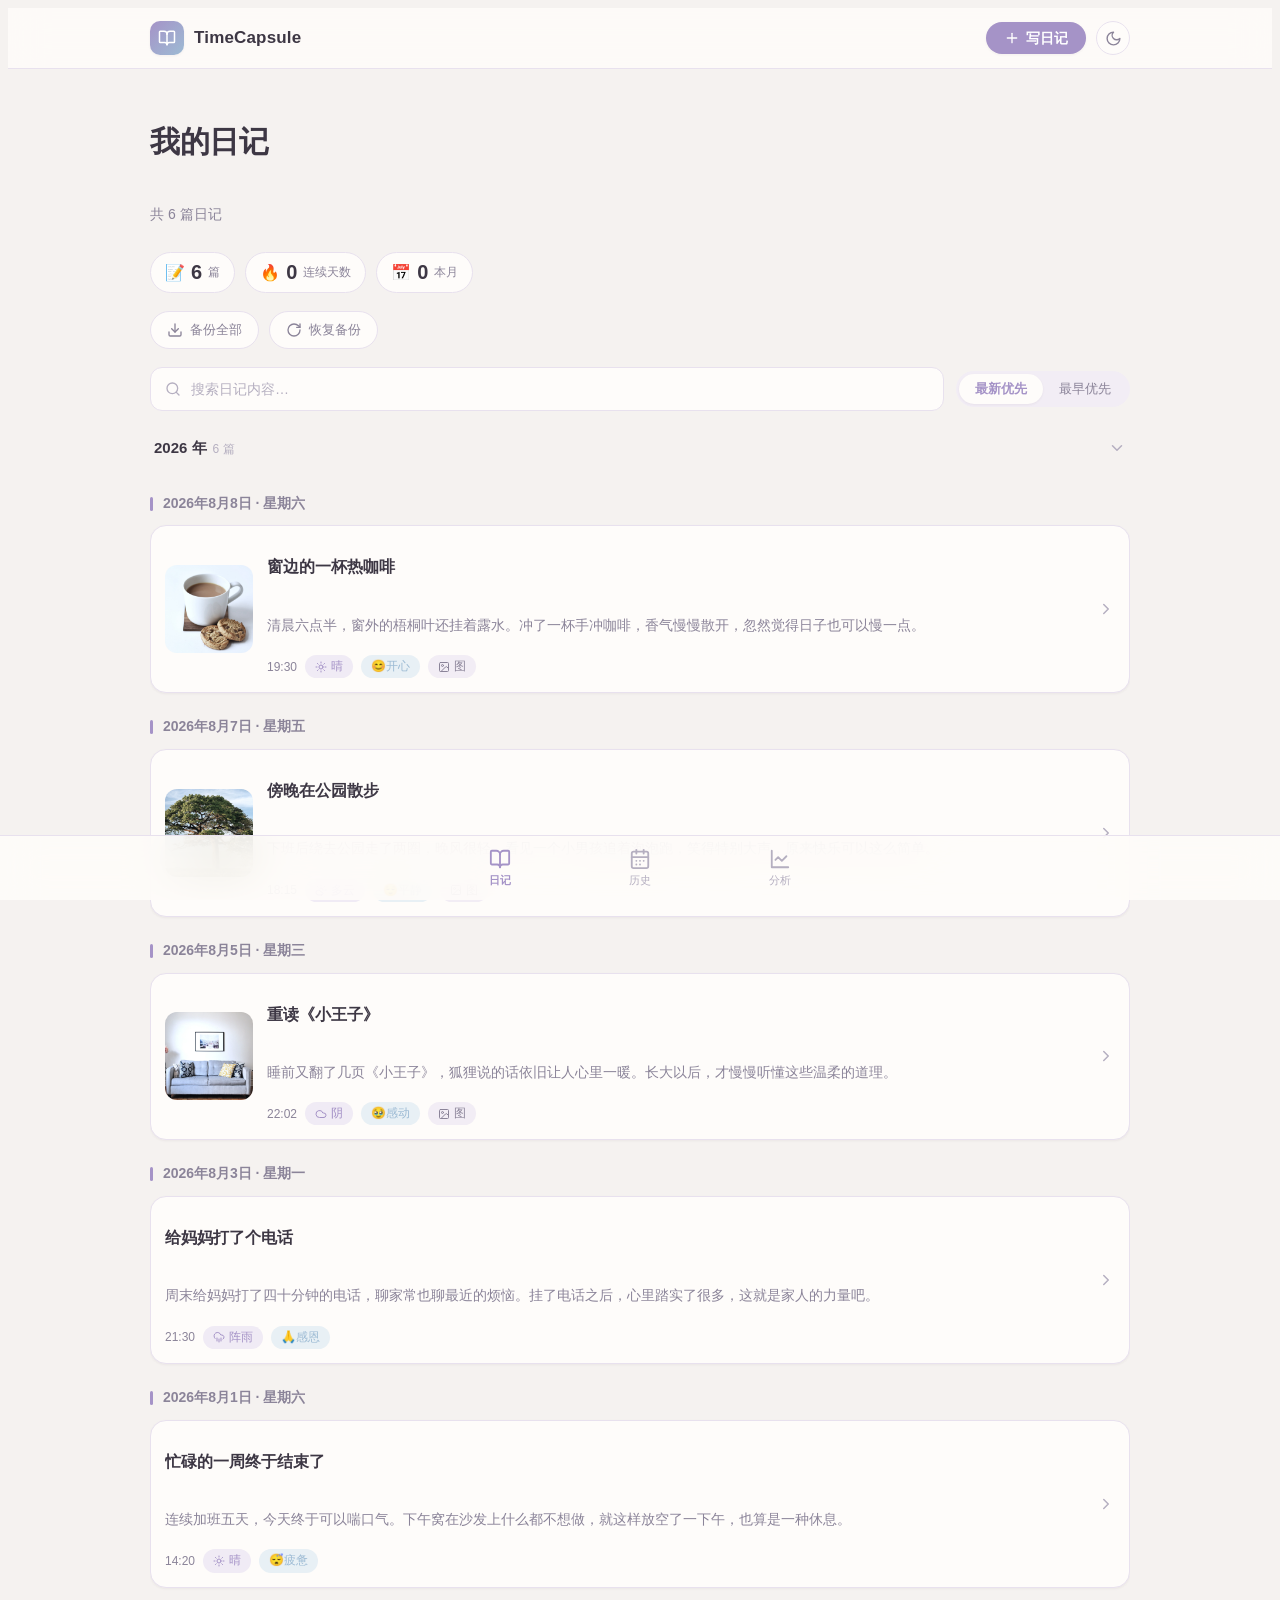
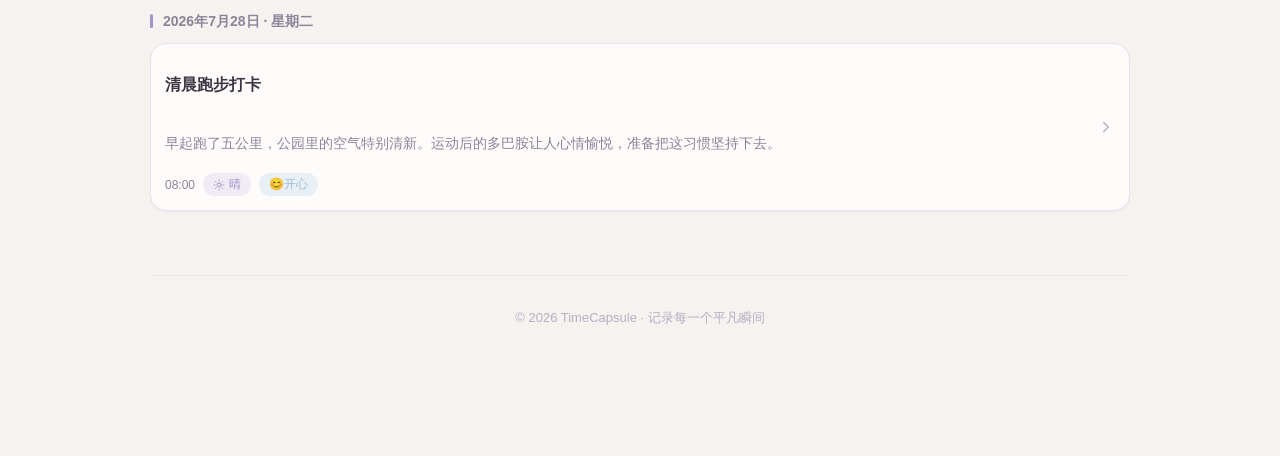
<file: index.html>
<!DOCTYPE html>
<html lang="zh-CN">
<head>
    <meta charset="UTF-8">
    <meta name="viewport" content="width=device-width, initial-scale=1.0">
    <title>TimeCapsule · 时光胶囊</title>
    <meta http-equiv="refresh" content="0; url=pages/diary-list.html">
    <link rel="stylesheet" href="css/theme.css">
    <style>
        html, body { margin: 0; height: 100%; }
        .loading {
            display: flex;
            flex-direction: column;
            align-items: center;
            justify-content: center;
            height: 100%;
            gap: 14px;
            color: var(--brand-primary);
            font-size: 15px;
        }
        .dot {
            width: 10px;
            height: 10px;
            border-radius: 50%;
            background: var(--brand-primary);
            animation: softPulse 1.4s ease-in-out infinite;
        }
    </style>
</head>
<body>
    <div class="loading">
        <div class="dot"></div>
        <span>正在打开 TimeCapsule…</span>
    </div>
    <noscript>
        <p style="text-align:center;padding:40px 20px;color:var(--brand-muted-foreground);">
            TimeCapsule 需要启用 JavaScript 才能使用。
            <a href="pages/diary-list.html" style="color:var(--brand-primary);">点击此处直接进入日记列表</a>
        </p>
    </noscript>
    <script>
        window.location.replace('pages/diary-list.html');
    </script>
</body>
</html>
</file>
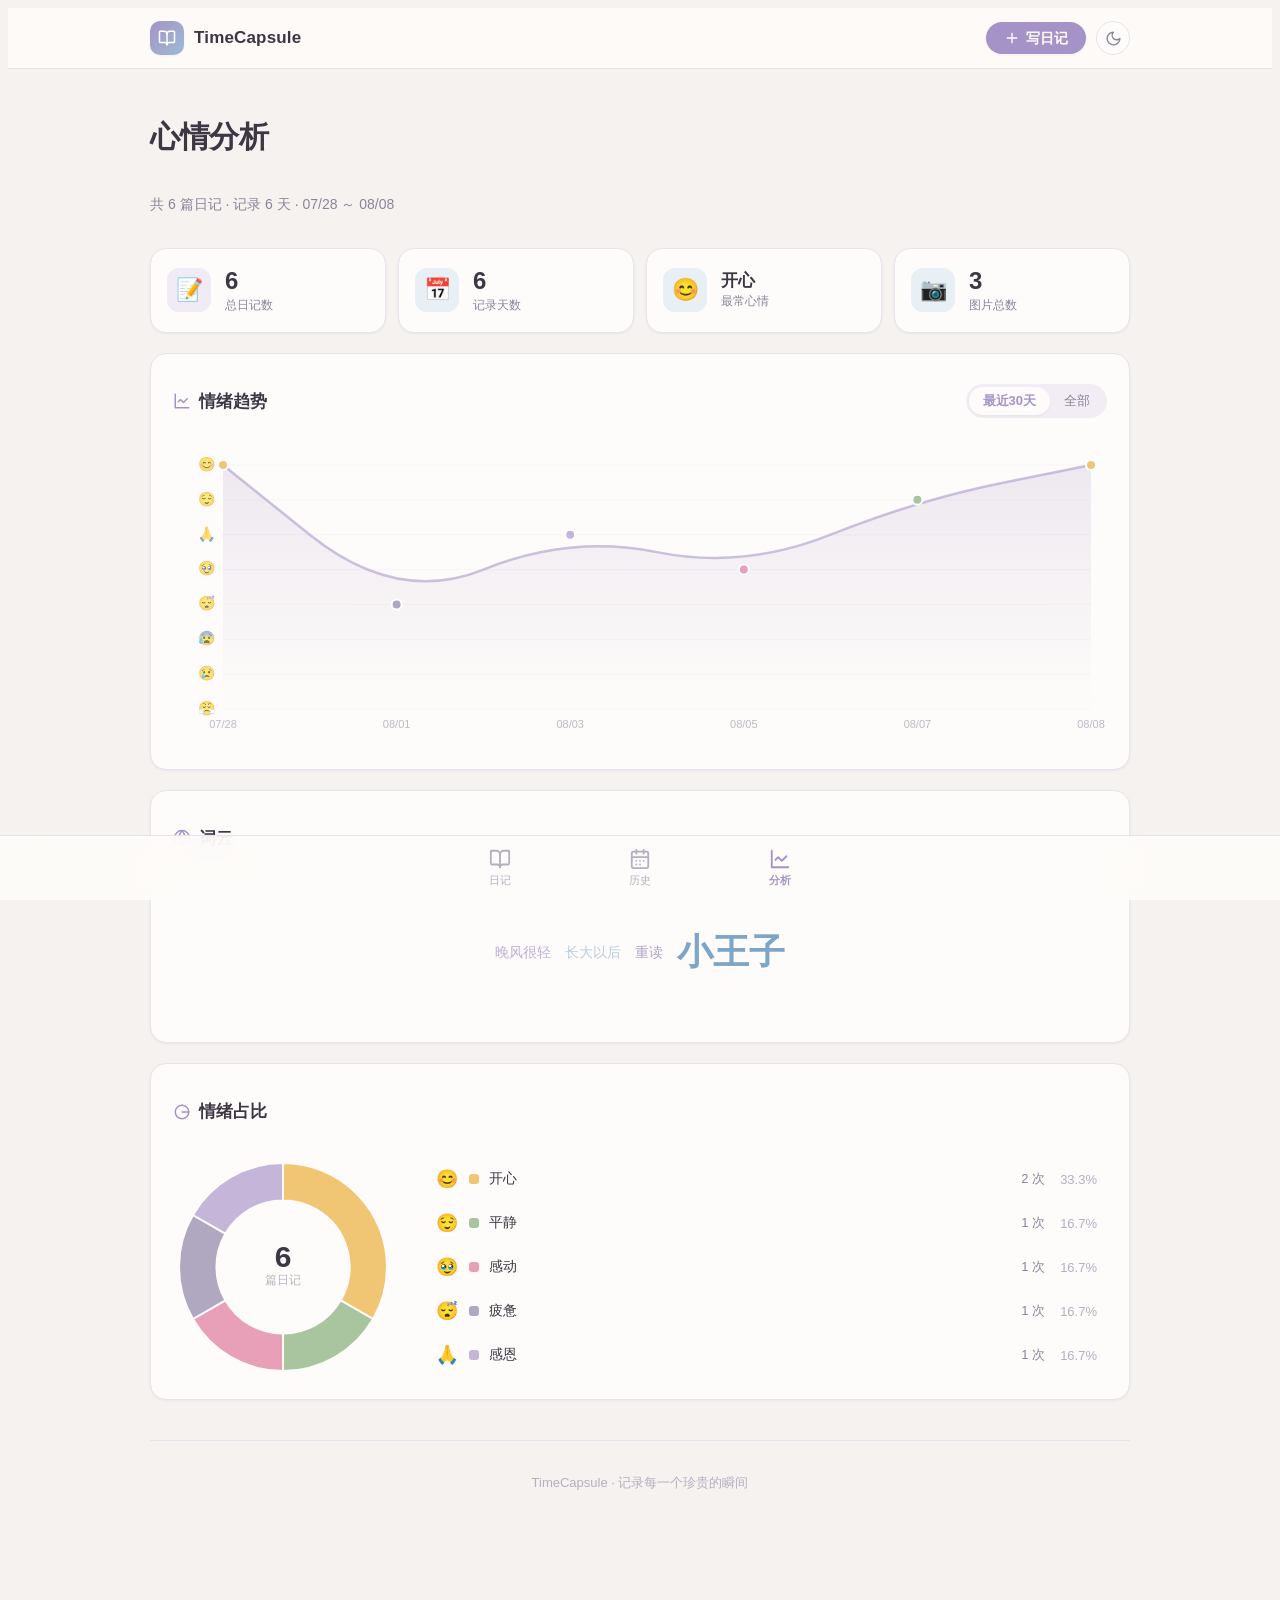
<file: pages/diary-analytics.html>
<!DOCTYPE html>
<html lang="zh-CN" class="light">
<head>
    <meta charset="UTF-8">
    <meta name="viewport" content="width=device-width, initial-scale=1.0, viewport-fit=cover">
    <title>TimeCapsule · 心情分析</title>
    <link rel="stylesheet" href="../css/theme.css">
    <style>
      /* --- 顶部应用栏 --- */
      .app-bar {
        position: sticky; top: 0; z-index: 50;
        background: color-mix(in srgb, var(--brand-card) 85%, transparent);
        -webkit-backdrop-filter: blur(18px) saturate(180%);
        backdrop-filter: blur(18px) saturate(180%);
        border-bottom: 1px solid var(--brand-border);
      }
      .app-bar-inner {
        max-width: 980px; margin: 0 auto; padding: 0 24px; height: 60px;
        display: flex; align-items: center; justify-content: space-between; gap: 16px;
      }
      .brand { display: inline-flex; align-items: center; gap: 10px; text-decoration: none; color: var(--brand-foreground); }
      .brand-badge {
        display: flex; align-items: center; justify-content: center;
        width: 34px; height: 34px; border-radius: 10px;
        background: linear-gradient(135deg, var(--brand-primary), var(--brand-accent-blue));
        color: #fff; box-shadow: var(--brand-shadow-card);
      }
      .brand-badge svg { width: 18px; height: 18px; }
      .brand-name { font-size: 17px; font-weight: 600; letter-spacing: 0.01em; }
      .btn-new {
        display: inline-flex; align-items: center; gap: 6px;
        padding: 8px 18px; border-radius: 999px;
        background: var(--brand-primary); color: #fff;
        font-size: 14px; font-weight: 600; line-height: 1.2; text-decoration: none;
        box-shadow: var(--brand-shadow-card);
        transition: background 0.3s ease, transform 0.2s ease;
      }
      .btn-new:hover { background: var(--brand-primary-hover); }
      .btn-new:active { transform: scale(0.96); }
      .btn-new svg { width: 16px; height: 16px; }

      /* --- 内容壳 --- */
      .shell { max-width: 980px; margin: 0 auto; padding: 0 24px 100px; }

      /* --- 页面标题 --- */
      .page-head { display: flex; flex-direction: column; gap: 6px; margin: 28px 0 20px; }
      .page-title { font-size: 30px; font-weight: 700; line-height: 1.3; letter-spacing: -0.01em; }
      .page-sub { font-size: 14px; color: var(--brand-ink-2); }

      /* --- 统计概览卡片 --- */
      .stats-grid {
        display: grid; grid-template-columns: repeat(4, 1fr); gap: 12px; margin-bottom: 20px;
      }
      .stat-card {
        display: flex; align-items: center; gap: 14px;
        padding: 18px 16px;
        background: var(--brand-card); border: 1px solid var(--brand-border);
        border-radius: var(--brand-radius-lg); box-shadow: var(--brand-shadow-card);
        transition: transform 0.3s ease, box-shadow 0.3s ease, border-color 0.3s ease;
      }
      .stat-card:hover { transform: translateY(-2px); box-shadow: var(--brand-shadow-soft); border-color: var(--brand-primary-soft-2); }
      .stat-icon {
        flex-shrink: 0; display: flex; align-items: center; justify-content: center;
        width: 44px; height: 44px; border-radius: 12px;
        background: var(--brand-primary-soft); font-size: 22px; line-height: 1;
      }
      .stat-icon.blue { background: var(--brand-accent-blue-soft); }
      .stat-icon.mood-icon-bg { background: var(--brand-accent-blue-soft); }
      .stat-info { display: flex; flex-direction: column; gap: 2px; min-width: 0; }
      .stat-value { font-size: 24px; font-weight: 700; line-height: 1.2; color: var(--brand-foreground); }
      .stat-value.smaller { font-size: 17px; }
      .stat-label { font-size: 12px; color: var(--brand-ink-2); line-height: 1.3; }

      /* --- 通用卡片 --- */
      .analytics-card {
        background: var(--brand-card); border: 1px solid var(--brand-border);
        border-radius: var(--brand-radius-lg); box-shadow: var(--brand-shadow-card);
        padding: 22px; margin-bottom: 20px;
      }
      .card-head {
        display: flex; align-items: center; justify-content: space-between; gap: 12px; margin-bottom: 20px;
      }
      .card-title { display: flex; align-items: center; gap: 8px; font-size: 17px; font-weight: 600; color: var(--brand-foreground); }
      .card-title svg { width: 18px; height: 18px; color: var(--brand-primary); }

      /* --- 分段切换 --- */
      .seg { display: inline-flex; align-items: center; background: var(--brand-seg); border-radius: 999px; padding: 3px; }
      .seg-btn {
        border: 0; background: transparent; padding: 6px 14px; border-radius: 999px;
        font-size: 13px; font-weight: 500; line-height: 1.2; color: var(--brand-ink-2);
        cursor: pointer; font-family: inherit;
        transition: background 0.3s ease, color 0.3s ease, transform 0.2s ease;
      }
      .seg-btn:hover { color: var(--brand-foreground); }
      .seg-btn:active { transform: scale(0.96); }
      .seg-btn.is-active { background: var(--brand-card); color: var(--brand-primary); font-weight: 600; box-shadow: var(--brand-shadow-card); }

      /* --- 折线图 --- */
      .chart-canvas-wrap { width: 100%; }
      #lineChart { width: 100%; height: 300px; display: block; }

      /* --- 空状态 --- */
      .chart-empty {
        display: flex; flex-direction: column; align-items: center; gap: 8px;
        padding: 40px 24px; text-align: center;
      }
      .chart-empty-icon {
        display: flex; align-items: center; justify-content: center;
        width: 48px; height: 48px; border-radius: 999px;
        background: var(--brand-primary-soft); color: var(--brand-primary); margin-bottom: 4px;
      }
      .chart-empty-icon svg { width: 22px; height: 22px; }
      .chart-empty-text { font-size: 14px; color: var(--brand-ink-2); }

      /* --- 词云 --- */
      .word-cloud {
        display: flex; flex-wrap: wrap; align-items: center; justify-content: center;
        gap: 6px 14px; min-height: 120px; padding: 8px 4px;
      }
      .word-item {
        display: inline-block; line-height: 1.5; cursor: default; user-select: none;
        transition: transform 0.2s ease, opacity 0.2s ease;
      }
      .word-item:hover { transform: scale(1.15); opacity: 1 !important; }

      /* --- 饼图区域 --- */
      .donut-section { display: flex; align-items: center; gap: 32px; flex-wrap: wrap; }
      .donut-wrap { width: 220px; height: 220px; flex-shrink: 0; position: relative; }
      #donutChart { width: 100%; height: 100%; display: block; }
      .donut-legend { flex: 1; min-width: 200px; display: flex; flex-direction: column; gap: 10px; }
      .legend-item {
        display: flex; align-items: center; gap: 10px; font-size: 14px;
        padding: 6px 10px; border-radius: var(--brand-radius-sm);
        transition: background 0.2s ease;
      }
      .legend-item:hover { background: var(--brand-muted); }
      .legend-emoji { font-size: 18px; width: 24px; text-align: center; flex-shrink: 0; }
      .legend-dot { width: 10px; height: 10px; border-radius: 3px; flex-shrink: 0; }
      .legend-label { color: var(--brand-foreground); flex: 1; }
      .legend-count { color: var(--brand-ink-2); font-size: 13px; }
      .legend-percent { color: var(--brand-ink-3); font-size: 13px; min-width: 42px; text-align: right; font-variant-numeric: tabular-nums; }

      /* --- 页脚 --- */
      .page-footer { margin-top: 40px; padding: 20px 0 8px; border-top: 1px solid var(--brand-border); text-align: center; }
      .page-footer p { font-size: 13px; color: var(--brand-ink-3); }

      /* --- 入场动画 --- */
      .analytics-card, .stat-card { animation: fadeInUp 0.45s ease backwards; }
      .stat-card:nth-child(1) { animation-delay: 0.05s; }
      .stat-card:nth-child(2) { animation-delay: 0.10s; }
      .stat-card:nth-child(3) { animation-delay: 0.15s; }
      .stat-card:nth-child(4) { animation-delay: 0.20s; }

      /* --- 响应式 --- */
      @media (max-width: 767.98px) {
        .app-bar-inner { padding: 0 16px; }
        .shell { padding: 0 16px 100px; }
        .page-title { font-size: 26px; }
        .page-head { margin: 22px 0 16px; }
        .stats-grid { grid-template-columns: repeat(2, 1fr); }
        .analytics-card { padding: 18px; }
        .donut-section { flex-direction: column; align-items: center; gap: 20px; }
        .donut-legend { width: 100%; }
        .donut-wrap { width: 180px; height: 180px; }
        #lineChart { height: 240px; }
        .card-head { flex-wrap: wrap; }
      }

      @media (prefers-reduced-motion: reduce) {
        .stat-card, .analytics-card, .word-item, .btn-new, .seg-btn, .legend-item { transition: none; animation: none; }
        .stat-card:hover, .word-item:hover { transform: none; }
      }
    </style>
</head>
<body>
<main>
    <header class="app-bar">
        <div class="app-bar-inner">
            <a href="diary-list.html" class="brand" aria-label="TimeCapsule 首页">
                <span class="brand-badge"><svg xmlns="http://www.w3.org/2000/svg" width="24" height="24" viewBox="0 0 24 24" fill="none" stroke="currentColor" stroke-width="2" stroke-linecap="round" stroke-linejoin="round" aria-hidden="true"><path d="M12 7v14"/><path d="M3 18a1 1 0 0 1-1-1V4a1 1 0 0 1 1-1h5a4 4 0 0 1 4 4 4 4 0 0 1 4-4h5a1 1 0 0 1 1 1v13a1 1 0 0 1-1 1h-6a3 3 0 0 0-3 3 3 3 0 0 0-3-3z"/></svg></span>
                <span class="brand-name">TimeCapsule</span>
            </a>
            <div class="app-bar-actions">
                <a href="diary-editor.html?new=1" class="btn-new">
                    <svg xmlns="http://www.w3.org/2000/svg" width="24" height="24" viewBox="0 0 24 24" fill="none" stroke="currentColor" stroke-width="2" stroke-linecap="round" stroke-linejoin="round" aria-hidden="true"><path d="M5 12h14"/><path d="M12 5v14"/></svg>
                    <span>写日记</span>
                </a>
                <button type="button" class="btn-theme" id="btn-theme" aria-label="切换深浅主题" title="切换深浅主题">
                    <svg xmlns="http://www.w3.org/2000/svg" width="24" height="24" viewBox="0 0 24 24" fill="none" stroke="currentColor" stroke-width="2" stroke-linecap="round" stroke-linejoin="round" aria-hidden="true"><path d="M12 3a6 6 0 0 0 9 9 9 9 0 1 1-9-9Z"/></svg>
                </button>
            </div>
        </div>
    </header>

    <div class="shell">
        <!-- 页面标题 -->
        <div class="page-head">
            <h1 class="page-title">心情分析</h1>
            <p class="page-sub" id="pageSub">载入中…</p>
        </div>

        <!-- 统计概览 -->
        <div class="stats-grid">
            <div class="stat-card">
                <div class="stat-icon">📝</div>
                <div class="stat-info">
                    <div class="stat-value" id="statTotal">0</div>
                    <div class="stat-label">总日记数</div>
                </div>
            </div>
            <div class="stat-card">
                <div class="stat-icon blue">📅</div>
                <div class="stat-info">
                    <div class="stat-value" id="statDays">0</div>
                    <div class="stat-label">记录天数</div>
                </div>
            </div>
            <div class="stat-card">
                <div class="stat-icon mood-icon-bg" id="statMoodIcon">—</div>
                <div class="stat-info">
                    <div class="stat-value smaller" id="statMoodLabel">暂无</div>
                    <div class="stat-label">最常心情</div>
                </div>
            </div>
            <div class="stat-card">
                <div class="stat-icon blue">📷</div>
                <div class="stat-info">
                    <div class="stat-value" id="statImages">0</div>
                    <div class="stat-label">图片总数</div>
                </div>
            </div>
        </div>

        <!-- 情绪折线图 -->
        <section class="analytics-card">
            <div class="card-head">
                <h2 class="card-title">
                    <svg xmlns="http://www.w3.org/2000/svg" viewBox="0 0 24 24" fill="none" stroke="currentColor" stroke-width="2" stroke-linecap="round" stroke-linejoin="round" aria-hidden="true"><path d="M3 3v18h18"/><path d="m19 9-5 5-4-4-3 3"/></svg>
                    情绪趋势
                </h2>
                <div class="seg" id="rangeSeg">
                    <button class="seg-btn is-active" data-range="recent">最近30天</button>
                    <button class="seg-btn" data-range="all">全部</button>
                </div>
            </div>
            <div class="chart-canvas-wrap" id="lineChartWrap">
                <canvas id="lineChart"></canvas>
            </div>
            <div class="chart-empty" id="lineChartEmpty" style="display:none">
                <div class="chart-empty-icon"><svg xmlns="http://www.w3.org/2000/svg" viewBox="0 0 24 24" fill="none" stroke="currentColor" stroke-width="2" stroke-linecap="round" stroke-linejoin="round" aria-hidden="true"><path d="M3 3v18h18"/><path d="m19 9-5 5-4-4-3 3"/></svg></div>
                <div class="chart-empty-text">记录更多日记来查看情绪趋势</div>
            </div>
        </section>

        <!-- 词云 -->
        <section class="analytics-card">
            <div class="card-head">
                <h2 class="card-title">
                    <svg xmlns="http://www.w3.org/2000/svg" viewBox="0 0 24 24" fill="none" stroke="currentColor" stroke-width="2" stroke-linecap="round" stroke-linejoin="round" aria-hidden="true"><circle cx="12" cy="12" r="10"/><path d="M2 12h20"/><path d="M12 2a15.3 15.3 0 0 1 4 10 15.3 15.3 0 0 1-4 10 15.3 15.3 0 0 1-4-10 15.3 15.3 0 0 1 4-10z"/></svg>
                    词云
                </h2>
            </div>
            <div class="word-cloud" id="wordCloud"></div>
        </section>

        <!-- 情绪占比饼图 -->
        <section class="analytics-card">
            <div class="card-head">
                <h2 class="card-title">
                    <svg xmlns="http://www.w3.org/2000/svg" viewBox="0 0 24 24" fill="none" stroke="currentColor" stroke-width="2" stroke-linecap="round" stroke-linejoin="round" aria-hidden="true"><path d="M21 12C21 16.9706 16.9706 21 12 21C7.02944 21 3 16.9706 3 12C3 7.02944 7.02944 3 12 3"/><path d="M21 12C21 7.02944 16.9706 3 12 3"/><path d="M12 12L21 12"/></svg>
                    情绪占比
                </h2>
            </div>
            <div class="donut-section" id="donutSection">
                <div class="donut-wrap">
                    <canvas id="donutChart"></canvas>
                </div>
                <div class="donut-legend" id="donutLegend"></div>
            </div>
            <div class="chart-empty" id="donutEmpty" style="display:none">
                <div class="chart-empty-icon"><svg xmlns="http://www.w3.org/2000/svg" viewBox="0 0 24 24" fill="none" stroke="currentColor" stroke-width="2" stroke-linecap="round" stroke-linejoin="round" aria-hidden="true"><path d="M21 12C21 16.9706 16.9706 21 12 21C7.02944 21 3 16.9706 3 12C3 7.02944 7.02944 3 12 3"/><path d="M21 12C21 7.02944 16.9706 3 12 3"/><path d="M12 12L21 12"/></svg></div>
                <div class="chart-empty-text">开始写日记来查看分析</div>
            </div>
        </section>

        <footer class="page-footer">
            <p>TimeCapsule · 记录每一个珍贵的瞬间</p>
        </footer>
    </div>

    <div id="tabBar"></div>
</main>

<script src="../js/app.js"></script>
<script>
/* 主题切换 */
TC.initTheme();
(function () {
  var themeBtn = document.getElementById('btn-theme');
  if (themeBtn) { themeBtn.addEventListener('click', function () { TC.toggleTheme(); }); }
})();
</script>

<script>
(function () {
  'use strict';

  /* --- 情绪 → 数值映射 --- */
  var MOOD_VALUE = {
    happy: 7, calm: 6, grateful: 5, moved: 4,
    tired: 3, anxious: 2, sad: 1, angry: 0
  };
  /* Y 轴从下到上（0 → 7）对应的 mood key */
  var VALUE_ORDER = ['angry', 'sad', 'anxious', 'tired', 'moved', 'grateful', 'calm', 'happy'];

  /* 词云配色：雾紫 / 淡蓝深浅交替 */
  var WORD_COLORS = [
    '#A593C7', '#9DBBD4', '#9480B8', '#7DA5C8',
    '#B8A8D4', '#B0CFE0', '#C4B5D9', '#8FB8D9'
  ];

  var allEntries = [];
  var currentRange = 'recent';

  /* ===================== 初始化 ===================== */
  function init() {
    /* 底部导航 */
    var tabBar = document.getElementById('tabBar');
    if (typeof TC !== 'undefined' && TC.tabBarHTML) {
      tabBar.innerHTML = TC.tabBarHTML('analytics');
    }

    /* 读取数据 */
    if (typeof TC !== 'undefined' && TC.readEntries) {
      allEntries = TC.readEntries() || [];
    }

    renderStats();
    renderLineChart();
    renderWordCloud();
    renderDonutChart();

    /* 时间范围切换 */
    var seg = document.getElementById('rangeSeg');
    seg.addEventListener('click', function (e) {
      var btn = e.target.closest('.seg-btn');
      if (!btn) return;
      seg.querySelectorAll('.seg-btn').forEach(function (b) { b.classList.remove('is-active'); });
      btn.classList.add('is-active');
      currentRange = btn.getAttribute('data-range');
      renderLineChart();
    });

    /* 窗口缩放重绘 Canvas */
    var resizeTimer;
    window.addEventListener('resize', function () {
      clearTimeout(resizeTimer);
      resizeTimer = setTimeout(function () {
        renderLineChart();
        renderDonutChart();
      }, 200);
    });
  }

  /* ===================== 统计概览 ===================== */
  function renderStats() {
    var total = allEntries.length;
    var dateSet = {};
    allEntries.forEach(function (e) {
      var d = (e.dateISO || '').slice(0, 10);
      if (d) dateSet[d] = true;
    });
    var days = Object.keys(dateSet).length;

    /* 最常出现的情绪 */
    var moodCount = {};
    allEntries.forEach(function (e) {
      if (e.mood) moodCount[e.mood] = (moodCount[e.mood] || 0) + 1;
    });
    var topMood = null, topNum = 0;
    Object.keys(moodCount).forEach(function (key) {
      if (moodCount[key] > topNum) { topNum = moodCount[key]; topMood = key; }
    });

    /* 图片总数 */
    var totalImages = 0;
    allEntries.forEach(function (e) {
      if (e.images && e.images.length) totalImages += e.images.length;
    });

    /* 写入 DOM */
    document.getElementById('statTotal').textContent = total;
    document.getElementById('statDays').textContent = days;
    document.getElementById('statImages').textContent = totalImages;

    var moodIconEl = document.getElementById('statMoodIcon');
    var moodLabelEl = document.getElementById('statMoodLabel');
    if (topMood && typeof TC !== 'undefined' && TC.MOOD_MAP && TC.MOOD_MAP[topMood]) {
      moodIconEl.textContent = TC.MOOD_MAP[topMood].emoji;
      moodLabelEl.textContent = TC.MOOD_MAP[topMood].label;
    } else {
      moodIconEl.textContent = '—';
      moodLabelEl.textContent = '暂无';
    }

    /* 副标题 */
    var sub = document.getElementById('pageSub');
    if (total === 0) {
      sub.textContent = '还没有日记记录，开始写下第一篇吧';
    } else {
      var sortedDates = Object.keys(dateSet).sort();
      var first = sortedDates[0];
      var last = sortedDates[sortedDates.length - 1];
      var range = first === last ? fmtDate(first) : fmtDate(first) + ' ～ ' + fmtDate(last);
      sub.textContent = '共 ' + total + ' 篇日记 · 记录 ' + days + ' 天 · ' + range;
    }
  }

  function fmtDate(iso) {
    if (!iso) return '';
    var p = iso.split('-');
    return p.length >= 3 ? (p[1] + '/' + p[2]) : iso;
  }

  /* ===================== 情绪折线图 ===================== */
  function getLinePoints() {
    var entries = allEntries.slice().sort(function (a, b) {
      return (a.dateISO || '').localeCompare(b.dateISO || '');
    });
    if (currentRange === 'recent') {
      var cutoff = new Date();
      cutoff.setDate(cutoff.getDate() - 30);
      var filtered = entries.filter(function (e) {
        return new Date(e.dateISO) >= cutoff;
      });
      /* 如果过滤后不足 2 条但总数 ≥ 2，回退到全部 */
      if (filtered.length >= 2) entries = filtered;
    }
    return entries.map(function (e) {
      return {
        date: e.dateISO,
        mood: e.mood,
        value: MOOD_VALUE[e.mood] !== undefined ? MOOD_VALUE[e.mood] : 4
      };
    });
  }

  function setupCanvas(canvas) {
    var dpr = window.devicePixelRatio || 1;
    var rect = canvas.getBoundingClientRect();
    if (rect.width === 0 || rect.height === 0) return null;
    canvas.width = Math.round(rect.width * dpr);
    canvas.height = Math.round(rect.height * dpr);
    var ctx = canvas.getContext('2d');
    ctx.setTransform(dpr, 0, 0, dpr, 0, 0);
    return { ctx: ctx, W: rect.width, H: rect.height };
  }

  function renderLineChart() {
    var canvas = document.getElementById('lineChart');
    var wrap = document.getElementById('lineChartWrap');
    var empty = document.getElementById('lineChartEmpty');
    var points = getLinePoints();

    if (points.length < 2) {
      wrap.style.display = 'none';
      empty.style.display = 'flex';
      return;
    }
    wrap.style.display = 'block';
    empty.style.display = 'none';

    var setup = setupCanvas(canvas);
    if (!setup) return;
    var ctx = setup.ctx, W = setup.W, H = setup.H;

    var padL = 50, padR = 16, padT = 18, padB = 38;
    var chartW = W - padL - padR;
    var chartH = H - padT - padB;

    ctx.clearRect(0, 0, W, H);

    /* 网格线 + Y 轴情绪标签 */
    for (var v = 0; v <= 7; v++) {
      var y = padT + chartH - (v / 7) * chartH;
      ctx.strokeStyle = 'rgba(165, 147, 199, 0.07)';
      ctx.lineWidth = 1;
      ctx.beginPath();
      ctx.moveTo(padL, y);
      ctx.lineTo(W - padR, y);
      ctx.stroke();

      var moodKey = VALUE_ORDER[v];
      if (TC.MOOD_MAP && TC.MOOD_MAP[moodKey]) {
        ctx.fillStyle = 'rgba(139, 132, 153, 0.65)';
        ctx.font = '14px ' + getComputedStyle(document.body).fontFamily;
        ctx.textAlign = 'right';
        ctx.textBaseline = 'middle';
        ctx.fillText(TC.MOOD_MAP[moodKey].emoji, padL - 8, y);
      }
    }

    /* 数据点坐标 */
    var coords = points.map(function (p, i) {
      var x = padL + (points.length === 1 ? chartW / 2 : (i / (points.length - 1)) * chartW);
      var y = padT + chartH - (p.value / 7) * chartH;
      return { x: x, y: y, point: p };
    });

    /* 填充区域 */
    ctx.beginPath();
    ctx.moveTo(coords[0].x, coords[0].y);
    for (var i = 1; i < coords.length; i++) {
      var prev = coords[i - 1], curr = coords[i];
      var midX = (prev.x + curr.x) / 2;
      ctx.quadraticCurveTo(prev.x, prev.y, midX, (prev.y + curr.y) / 2);
    }
    ctx.lineTo(coords[coords.length - 1].x, coords[coords.length - 1].y);
    ctx.lineTo(coords[coords.length - 1].x, padT + chartH);
    ctx.lineTo(coords[0].x, padT + chartH);
    ctx.closePath();
    var grad = ctx.createLinearGradient(0, padT, 0, padT + chartH);
    grad.addColorStop(0, 'rgba(165, 147, 199, 0.18)');
    grad.addColorStop(1, 'rgba(165, 147, 199, 0)');
    ctx.fillStyle = grad;
    ctx.fill();

    /* 折线 */
    ctx.beginPath();
    ctx.moveTo(coords[0].x, coords[0].y);
    for (var j = 1; j < coords.length; j++) {
      var pv = coords[j - 1], cu = coords[j];
      var mx = (pv.x + cu.x) / 2;
      ctx.quadraticCurveTo(pv.x, pv.y, mx, (pv.y + cu.y) / 2);
    }
    ctx.lineTo(coords[coords.length - 1].x, coords[coords.length - 1].y);
    ctx.strokeStyle = 'rgba(165, 147, 199, 0.55)';
    ctx.lineWidth = 2.5;
    ctx.lineJoin = 'round';
    ctx.lineCap = 'round';
    ctx.stroke();

    /* 数据点 */
    coords.forEach(function (c) {
      var moodObj = TC.MOOD_MAP && TC.MOOD_MAP[c.point.mood];
      var color = moodObj ? moodObj.color : '#A593C7';
      ctx.fillStyle = color;
      ctx.beginPath();
      ctx.arc(c.x, c.y, 5, 0, Math.PI * 2);
      ctx.fill();
      ctx.strokeStyle = '#fff';
      ctx.lineWidth = 2;
      ctx.stroke();
    });

    /* X 轴日期标签 */
    var step = Math.max(1, Math.ceil(coords.length / 7));
    ctx.fillStyle = 'rgba(139, 132, 153, 0.55)';
    ctx.font = '11px ' + getComputedStyle(document.body).fontFamily;
    ctx.textAlign = 'center';
    ctx.textBaseline = 'top';
    coords.forEach(function (c, i) {
      if (i % step === 0 || i === coords.length - 1) {
        var ds = (c.point.date || '').slice(5, 10).replace('-', '/');
        ctx.fillText(ds, c.x, padT + chartH + 10);
      }
    });
  }

  /* ===================== 词云 ===================== */
  function renderWordCloud() {
    var container = document.getElementById('wordCloud');

    if (!allEntries.length || typeof TC === 'undefined' || !TC.extractKeywords) {
      container.innerHTML = makeEmptyCloud();
      return;
    }

    var keywords = TC.extractKeywords(allEntries);
    if (!keywords || keywords.length === 0) {
      container.innerHTML = makeEmptyCloud();
      return;
    }

    var maxC = keywords[0].count;
    var minC = keywords[keywords.length - 1].count;
    var range = maxC - minC || 1;

    /* 随机打乱顺序，避免高频词总在同一侧 */
    var shuffled = keywords.slice();
    for (var i = shuffled.length - 1; i > 0; i--) {
      var j = Math.floor(Math.random() * (i + 1));
      var tmp = shuffled[i]; shuffled[i] = shuffled[j]; shuffled[j] = tmp;
    }
    /* 限制最多 40 个词 */
    if (shuffled.length > 40) shuffled = shuffled.slice(0, 40);

    var html = shuffled.map(function (kw, idx) {
      var ratio = (kw.count - minC) / range;
      var size = Math.round(14 + ratio * (36 - 14));
      var color = WORD_COLORS[idx % WORD_COLORS.length];
      var opacity = (0.72 + ratio * 0.28).toFixed(2);
      var weight = ratio > 0.55 ? 600 : (ratio > 0.25 ? 500 : 400);
      return '<span class="word-item" style="font-size:' + size + 'px;color:' + color +
        ';opacity:' + opacity + ';font-weight:' + weight + '">' +
        escapeHtml(kw.word) + '</span>';
    }).join('');

    container.innerHTML = html;
  }

  function makeEmptyCloud() {
    return '<div class="chart-empty" style="width:100%">' +
      '<div class="chart-empty-icon"><svg xmlns="http://www.w3.org/2000/svg" viewBox="0 0 24 24" fill="none" stroke="currentColor" stroke-width="2" stroke-linecap="round" stroke-linejoin="round" aria-hidden="true"><circle cx="12" cy="12" r="10"/><path d="M2 12h20"/><path d="M12 2a15.3 15.3 0 0 1 4 10 15.3 15.3 0 0 1-4 10 15.3 15.3 0 0 1-4-10 15.3 15.3 0 0 1 4-10z"/></svg></div>' +
      '<div class="chart-empty-text">写更多日记来生成词云</div></div>';
  }

  function escapeHtml(str) {
    var div = document.createElement('div');
    div.textContent = str;
    return div.innerHTML;
  }

  /* ===================== 情绪占比饼图 ===================== */
  function renderDonutChart() {
    var canvas = document.getElementById('donutChart');
    var legendEl = document.getElementById('donutLegend');
    var emptyEl = document.getElementById('donutEmpty');
    var section = document.getElementById('donutSection');

    if (!allEntries.length) {
      section.style.display = 'none';
      emptyEl.style.display = 'flex';
      return;
    }

    /* 统计各情绪出现次数 */
    var moodCount = {};
    allEntries.forEach(function (e) {
      if (e.mood) moodCount[e.mood] = (moodCount[e.mood] || 0) + 1;
    });

    var moodData = [];
    if (typeof TC !== 'undefined' && TC.MOODS) {
      TC.MOODS.forEach(function (m) {
        if (moodCount[m.key]) {
          moodData.push({ key: m.key, label: m.label, emoji: m.emoji, color: m.color, count: moodCount[m.key] });
        }
      });
    }

    var total = moodData.reduce(function (s, d) { return s + d.count; }, 0);
    if (total === 0) {
      section.style.display = 'none';
      emptyEl.style.display = 'flex';
      return;
    }

    section.style.display = '';
    emptyEl.style.display = 'none';

    /* 绘制环形图 */
    var setup = setupCanvas(canvas);
    if (setup) {
      var ctx = setup.ctx, W = setup.W, H = setup.H;
      var cx = W / 2, cy = H / 2;
      var outerR = Math.min(W, H) / 2 - 6;
      var innerR = outerR * 0.64;

      ctx.clearRect(0, 0, W, H);

      var startAngle = -Math.PI / 2;
      moodData.forEach(function (d) {
        var angle = (d.count / total) * Math.PI * 2;
        var isFull = angle >= Math.PI * 2 - 0.001;

        ctx.beginPath();
        if (isFull) {
          /* 单一情绪 100% 时画完整环（even-odd 填充） */
          ctx.arc(cx, cy, outerR, 0, Math.PI * 2);
          ctx.arc(cx, cy, innerR, 0, Math.PI * 2);
          ctx.fillStyle = d.color;
          ctx.fill('evenodd');
        } else {
          ctx.arc(cx, cy, outerR, startAngle, startAngle + angle);
          ctx.arc(cx, cy, innerR, startAngle + angle, startAngle, true);
          ctx.closePath();
          ctx.fillStyle = d.color;
          ctx.fill();
          /* 白色间隙 */
          ctx.strokeStyle = '#FEFCFA';
          ctx.lineWidth = 2;
          ctx.stroke();
        }
        startAngle += angle;
      });

      /* 中心文字 */
      ctx.fillStyle = '#3D3744';
      ctx.font = 'bold 30px ' + getComputedStyle(document.body).fontFamily;
      ctx.textAlign = 'center';
      ctx.textBaseline = 'middle';
      ctx.fillText(String(total), cx, cy - 8);
      ctx.fillStyle = 'rgba(139, 132, 153, 0.6)';
      ctx.font = '12px ' + getComputedStyle(document.body).fontFamily;
      ctx.fillText('篇日记', cx, cy + 14);
    }

    /* 图例 */
    var lh = moodData.map(function (d) {
      var pct = ((d.count / total) * 100).toFixed(1);
      return '<div class="legend-item">' +
        '<span class="legend-emoji">' + d.emoji + '</span>' +
        '<span class="legend-dot" style="background:' + d.color + '"></span>' +
        '<span class="legend-label">' + d.label + '</span>' +
        '<span class="legend-count">' + d.count + ' 次</span>' +
        '<span class="legend-percent">' + pct + '%</span>' +
        '</div>';
    }).join('');
    legendEl.innerHTML = lh;
  }

  /* ===================== 启动 ===================== */
  if (document.readyState === 'loading') {
    document.addEventListener('DOMContentLoaded', init);
  } else {
    init();
  }
})();
</script>
</body>
</html>
</file>
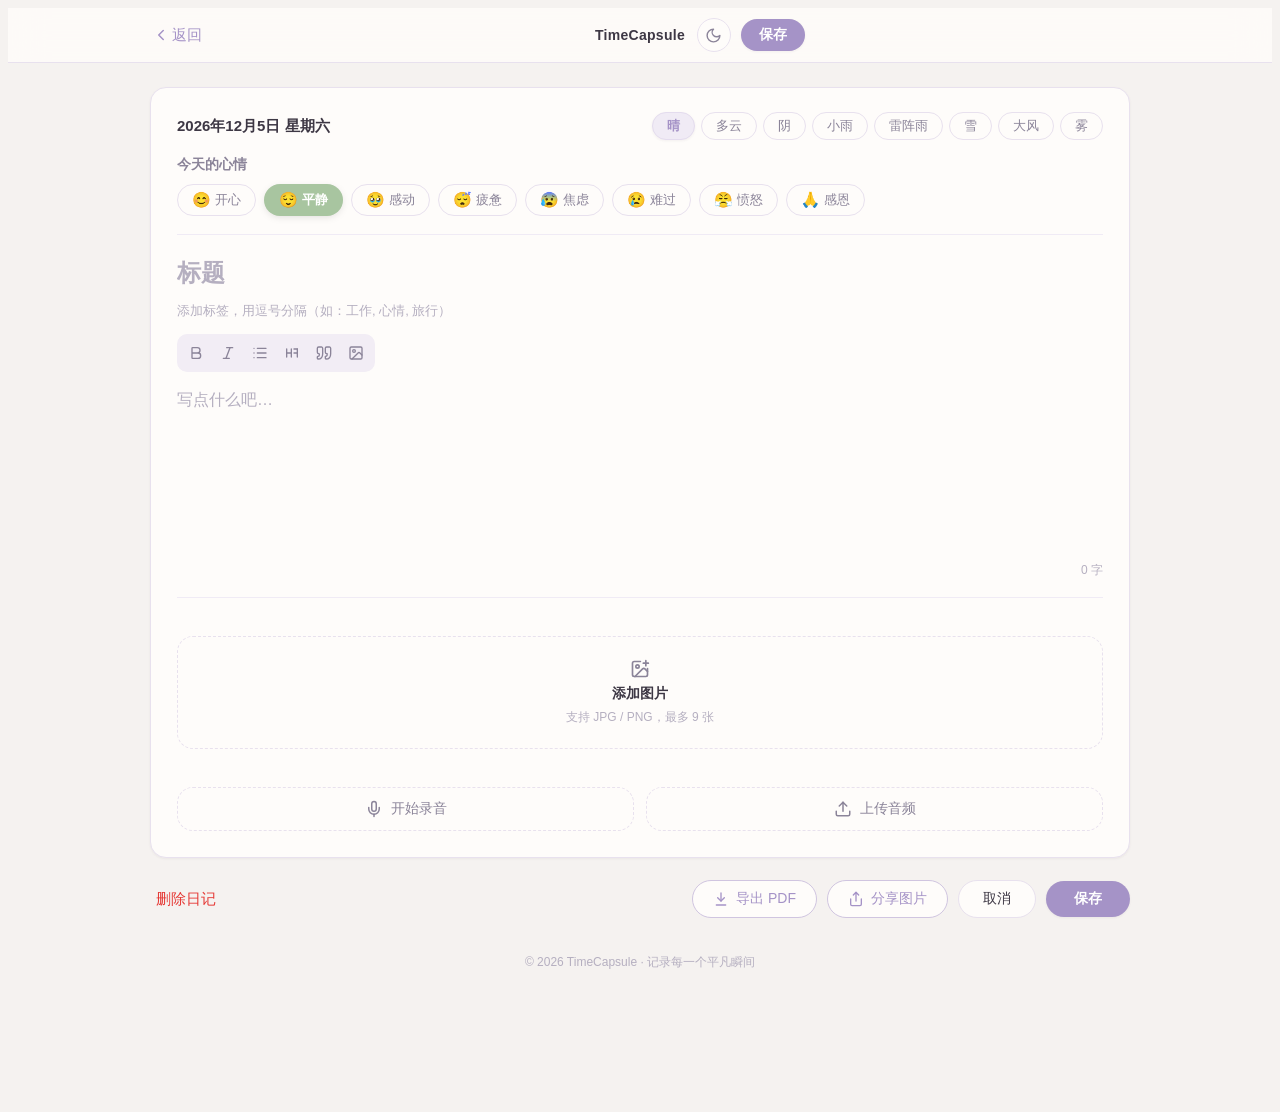
<file: pages/diary-editor.html>
<!DOCTYPE html>
<html lang="zh-CN" class="light">
<head>
    <meta charset="UTF-8">
    <meta name="viewport" content="width=device-width, initial-scale=1.0">
    <title>TimeCapsule · 写日记</title>
    <link rel="stylesheet" href="../css/theme.css">
    <style>
      /* --- 顶部应用栏 --- */
      .app-bar {
        position: sticky; top: 0; z-index: 50;
        background: color-mix(in srgb, var(--brand-card) 85%, transparent);
        -webkit-backdrop-filter: blur(18px) saturate(180%);
        backdrop-filter: blur(18px) saturate(180%);
        border-bottom: 1px solid var(--brand-border);
      }
      .app-bar-inner {
        max-width: 980px; margin: 0 auto; padding: 10px 20px;
        display: grid; grid-template-columns: 1fr auto 1fr; align-items: center; gap: 12px;
      }
      .app-bar-back {
        justify-self: start; display: inline-flex; align-items: center; gap: 2px;
        margin-left: -8px; padding: 7px 10px; border: 0; border-radius: 999px;
        background: transparent; color: var(--brand-primary);
        font-size: 15px; font-weight: 500; cursor: pointer;
        transition: background 0.3s ease;
      }
      .app-bar-back svg { width: 18px; height: 18px; }
      .app-bar-back:hover { background: var(--brand-primary-soft); }
      .app-bar-brand { justify-self: center; font-size: 14px; font-weight: 600; letter-spacing: 0.02em; color: var(--brand-foreground); }
      .app-bar-save {
        justify-self: end; padding: 7px 18px; border: 0; border-radius: 999px;
        background: var(--brand-primary); color: #fff;
        font-size: 14px; font-weight: 600; cursor: pointer;
        box-shadow: var(--brand-shadow-card);
        transition: background 0.3s ease, transform 0.2s ease;
      }
      .app-bar-save:hover { background: var(--brand-primary-hover); }
      .app-bar-save:active { transform: scale(0.96); }

      /* --- 编辑页壳 --- */
      .editor-page { max-width: 980px; margin: 0 auto; padding: 24px 20px 80px; }
      .editor-card { padding: 24px 26px 26px; }

      /* --- 日期行 --- */
      .editor-date-row { display: flex; align-items: center; justify-content: space-between; gap: 12px; flex-wrap: wrap; }
      .editor-date { font-size: 15px; font-weight: 600; line-height: 1.4; color: var(--brand-foreground); }

      /* --- 天气选择 --- */
      .weather-seg { display: flex; flex-wrap: wrap; align-items: center; gap: 6px; }
      .weather-seg button {
        padding: 5px 14px; border: 1px solid var(--brand-border); border-radius: 999px;
        background: var(--brand-card); font-size: 13px; line-height: 1.2; color: var(--brand-ink-2);
        cursor: pointer; transition: background 0.3s ease, color 0.3s ease, border-color 0.3s ease, transform 0.2s ease;
      }
      .weather-seg button:hover { color: var(--brand-foreground); border-color: var(--brand-ink-3); }
      .weather-seg button:active { transform: scale(0.96); }
      .weather-seg button.seg-active {
        background: var(--brand-primary-soft); border-color: var(--brand-primary-soft-2);
        color: var(--brand-primary); font-weight: 600; box-shadow: var(--brand-shadow-card);
      }

      /* --- 情绪选择 --- */
      .mood-row { margin-top: 16px; }
      .mood-label { font-size: 14px; font-weight: 600; color: var(--brand-ink-2); margin-bottom: 10px; }
      .mood-seg { display: flex; flex-wrap: wrap; gap: 8px; }
      .mood-chip {
        display: inline-flex; align-items: center; gap: 4px;
        padding: 6px 14px; border: 1px solid var(--brand-border); border-radius: 999px;
        background: var(--brand-card); font-size: 13px; color: var(--brand-ink-2);
        cursor: pointer; transition: all 0.3s ease;
      }
      .mood-chip:hover { border-color: var(--brand-ink-3); transform: translateY(-1px); }
      .mood-chip.seg-active {
        border-color: transparent; color: #fff; font-weight: 600;
        box-shadow: 0 2px 8px -2px rgba(0,0,0,0.15);
      }
      .mood-chip .emoji { font-size: 15px; }

      /* --- 分隔线 --- */
      .editor-divider { margin: 18px 0 0; }

      /* --- 标题输入 --- */
      .editor-title {
        display: block; width: 100%; margin-top: 18px; padding: 4px 0;
        border: 0; background: transparent; font-size: 24px; font-weight: 700;
        line-height: 1.35; color: var(--brand-foreground); outline: none;
      }
      .editor-title::placeholder { color: var(--brand-ink-3); }

      /* --- 标签输入 --- */
      .tag-input-row { margin-top: 6px; }
      .editor-tags {
        display: block; width: 100%; padding: 4px 0;
        border: 0; background: transparent; font-size: 13px;
        color: var(--brand-ink-2); outline: none;
      }
      .editor-tags::placeholder { color: var(--brand-ink-3); }

      /* --- 字数统计 --- */
      .editor-wordcount { margin-top: 8px; text-align: right; font-size: 12px; color: var(--brand-ink-3); font-variant-numeric: tabular-nums; }

      /* --- 格式工具条 --- */
      .format-toolbar {
        display: flex; align-items: center; gap: 2px; margin-top: 12px; padding: 4px;
        width: fit-content; max-width: 100%; background: var(--brand-seg); border-radius: 10px;
      }
      .format-toolbar button {
        display: inline-flex; align-items: center; justify-content: center;
        width: 30px; height: 30px; border: 0; border-radius: 7px;
        background: transparent; color: var(--brand-ink-2); cursor: pointer;
        transition: background 0.3s ease, color 0.3s ease;
      }
      .format-toolbar button:hover { background: var(--brand-card); color: var(--brand-foreground); }
      .format-toolbar svg { width: 16px; height: 16px; }

      /* --- 正文编辑区 --- */
      .editor-body {
        position: relative; margin-top: 14px; min-height: 168px;
        font-size: 16px; line-height: 1.7; color: var(--brand-foreground); outline: none;
      }
      .editor-body:empty::before {
        content: attr(data-placeholder); display: block; color: var(--brand-ink-3); pointer-events: none;
      }
      .editor-body h3 { margin: 14px 0 8px; font-size: 18px; font-weight: 700; color: var(--brand-foreground); line-height: 1.4; }
      .editor-body blockquote {
        margin: 10px 0; padding: 8px 14px;
        border-left: 3px solid var(--brand-primary);
        background: var(--brand-primary-soft);
        border-radius: 0 var(--brand-radius-sm) var(--brand-radius-sm) 0;
        color: var(--brand-ink-2);
      }
      .editor-body ul, .editor-body ol { margin: 8px 0; padding-left: 24px; }
      .editor-body img { display: block; max-width: 100%; margin: 8px 0; border-radius: var(--brand-radius-md); }

      /* --- 图片卡片区 --- */
      .image-cards { display: grid; gap: 18px; margin-top: 20px; }
      .image-card { margin: 0; }
      .image-frame {
        position: relative; overflow: hidden; border-radius: var(--brand-radius-lg); background: var(--brand-muted);
      }
      .image-frame img {
        display: block; width: 100%; max-height: 420px; object-fit: cover;
        border-radius: var(--brand-radius-lg); cursor: zoom-in; transition: transform 0.4s ease;
      }
      .image-frame img.rotate-90 { transform: rotate(90deg); }
      .image-frame img.rotate-180 { transform: rotate(180deg); }
      .image-frame img.rotate-270 { transform: rotate(270deg); }
      .image-actions { position: absolute; top: 10px; right: 10px; display: flex; gap: 8px; }
      .image-action {
        display: inline-flex; align-items: center; justify-content: center;
        width: 32px; height: 32px; border: 1px solid var(--brand-border); border-radius: 999px;
        background: var(--brand-card); color: var(--brand-ink-2);
        box-shadow: var(--brand-shadow-float); cursor: pointer;
        transition: background 0.3s ease, color 0.3s ease, transform 0.2s ease;
      }
      .image-action:hover { background: var(--brand-primary-soft); color: var(--brand-primary); transform: translateY(-1px); }
      .image-action:active { transform: scale(0.94); }
      .image-action-danger { color: rgba(229, 57, 53, 1); }
      .image-action-danger:hover { background: rgba(229, 57, 53, 0.08); color: rgba(229, 57, 53, 1); }
      .image-action svg { width: 15px; height: 15px; }
      .image-hint {
        position: absolute; right: 10px; bottom: 10px; padding: 4px 10px;
        border-radius: 999px; font-size: 11px; color: var(--brand-card);
        background: color-mix(in srgb, var(--brand-foreground) 38%, transparent); pointer-events: none;
      }
      .image-caption {
        display: block; width: 100%; margin-top: 10px; padding: 6px 2px;
        border: 0; background: transparent; font-size: 13px; line-height: 1.5;
        color: var(--brand-ink-2); outline: none; transition: box-shadow 0.3s ease;
      }
      .image-caption::placeholder { color: var(--brand-ink-3); }
      .image-caption:focus-visible { box-shadow: 0 0 0 2px var(--brand-ring); }

      /* --- 添加图片按钮 --- */
      .insert-image {
        display: flex; flex-direction: column; align-items: center; justify-content: center; gap: 6px;
        width: 100%; margin-top: 18px; padding: 22px 16px;
        border: 1.5px dashed var(--brand-border); border-radius: var(--brand-radius-lg);
        background: var(--brand-card); color: var(--brand-ink-2); cursor: pointer;
        transition: background 0.3s ease, border-color 0.3s ease;
      }
      .insert-image:hover { background: var(--brand-primary-soft); border-color: color-mix(in srgb, var(--brand-primary) 40%, var(--brand-border)); }
      .insert-image svg { width: 20px; height: 20px; }
      .insert-image-title { font-size: 14px; font-weight: 600; color: var(--brand-foreground); }
      .insert-image-note { font-size: 12px; color: var(--brand-ink-3); }

      /* --- 音频卡片区 --- */
      .audio-cards { display: grid; gap: 12px; margin-top: 20px; }
      .audio-card {
        display: flex; align-items: center; gap: 12px; padding: 14px 16px;
        background: var(--brand-accent-blue-soft); border: 1px solid var(--brand-accent-blue-soft-2);
        border-radius: var(--brand-radius-md);
      }
      .audio-card-icon {
        flex-shrink: 0; display: flex; align-items: center; justify-content: center;
        width: 40px; height: 40px; border-radius: 999px;
        background: var(--brand-accent-blue); color: #fff;
      }
      .audio-card-icon svg { width: 20px; height: 20px; }
      .audio-card-body { flex: 1; min-width: 0; }
      .audio-card-name { font-size: 14px; font-weight: 500; color: var(--brand-foreground); white-space: nowrap; overflow: hidden; text-overflow: ellipsis; }
      .audio-card-time { font-size: 12px; color: var(--brand-ink-2); margin-top: 2px; }
      .audio-card audio { width: 100%; max-width: 240px; height: 32px; }
      .audio-card-delete {
        flex-shrink: 0; display: flex; align-items: center; justify-content: center;
        width: 30px; height: 30px; border: 0; border-radius: 999px;
        background: transparent; color: var(--brand-ink-2); cursor: pointer;
        transition: background 0.2s ease, color 0.2s ease;
      }
      .audio-card-delete:hover { background: rgba(229, 57, 53, 0.1); color: rgba(229, 57, 53, 1); }
      .audio-card-delete svg { width: 16px; height: 16px; }

      /* --- 录音/上传音频按钮 --- */
      .audio-actions-row { display: flex; gap: 12px; margin-top: 18px; }
      .btn-audio {
        flex: 1; display: flex; align-items: center; justify-content: center; gap: 8px;
        padding: 12px 16px; border: 1.5px dashed var(--brand-border); border-radius: var(--brand-radius-lg);
        background: var(--brand-card); color: var(--brand-ink-2); cursor: pointer;
        font-size: 14px; font-weight: 500; transition: background 0.3s ease, border-color 0.3s ease;
      }
      .btn-audio:hover { background: var(--brand-accent-blue-soft); border-color: var(--brand-accent-blue); }
      .btn-audio svg { width: 18px; height: 18px; }
      .btn-record.is-recording {
        background: rgba(229, 57, 53, 0.08); border-color: rgba(229, 57, 53, 0.4); color: rgba(229, 57, 53, 1);
        animation: recordPulse 1.5s ease-in-out infinite;
      }
      @keyframes recordPulse {
        0%, 100% { box-shadow: 0 0 0 0 rgba(229, 57, 53, 0.2); }
        50% { box-shadow: 0 0 0 8px rgba(229, 57, 53, 0); }
      }

      /* --- 大图预览 --- */
      .lightbox {
        position: fixed; inset: 0; z-index: 100; display: flex; align-items: center; justify-content: center;
        padding: 24px; opacity: 0; visibility: hidden; transition: opacity 0.3s ease, visibility 0.3s ease;
      }
      .lightbox.is-open { opacity: 1; visibility: visible; }
      .lightbox-backdrop { position: absolute; inset: 0; background: rgba(15, 20, 30, 0.72); }
      .lightbox-body { position: relative; max-width: 92vw; max-height: 88vh; display: flex; flex-direction: column; align-items: center; gap: 12px; }
      .lightbox-body img { max-width: 92vw; max-height: 80vh; border-radius: var(--brand-radius-lg); box-shadow: var(--brand-shadow-float); }
      .lightbox-body figcaption { font-size: 13px; color: rgba(255, 255, 255, 0.85); }

      /* --- 底部操作栏 --- */
      .action-bar { display: flex; align-items: center; justify-content: space-between; gap: 12px; margin-top: 22px; }
      .btn-delete {
        padding: 10px 6px; border: 0; border-radius: 8px; background: transparent;
        font-size: 15px; color: rgba(229, 57, 53, 1); cursor: pointer; transition: background 0.2s ease;
      }
      .btn-delete:hover { background: rgba(229, 57, 53, 0.08); }
      .action-bar-right { display: flex; align-items: center; gap: 10px; }
      .btn-secondary {
        padding: 9px 24px; border: 1px solid var(--brand-border); border-radius: 999px;
        background: var(--brand-card); color: var(--brand-foreground); font-size: 14px; cursor: pointer;
        transition: background 0.3s ease, transform 0.2s ease;
      }
      .btn-secondary:hover { background: var(--brand-seg); }
      .btn-secondary:active { transform: scale(0.96); }
      .btn-primary {
        padding: 9px 28px; border: 0; border-radius: 999px;
        background: var(--brand-primary); color: #fff; font-size: 14px; font-weight: 600;
        cursor: pointer; box-shadow: var(--brand-shadow-card);
        transition: background 0.3s ease, transform 0.2s ease;
      }
      .btn-primary:hover { background: var(--brand-primary-hover); }
      .btn-primary:active { transform: scale(0.96); }
      .btn-export {
        display: inline-flex; align-items: center; gap: 7px; padding: 9px 20px;
        color: var(--brand-primary); border-color: color-mix(in srgb, var(--brand-primary) 36%, var(--brand-border));
      }
      .btn-export svg { width: 16px; height: 16px; }
      .btn-export:hover { background: var(--brand-primary-soft); }
      .btn-export:disabled { opacity: 0.6; cursor: wait; transform: none; }

      /* --- PDF 导出排版（A4 · 794px 画布，供 html2pdf 渲染） --- */
      #pdf-export-root {
        position: absolute; top: 0; left: 0; z-index: -1;
        width: 794px; background: #ffffff;
        opacity: 0; pointer-events: none;
      }
      .pdf-doc {
        width: 794px; box-sizing: border-box; padding: 46px 52px 40px;
        background: #ffffff; color: #2d2836;
        font-family: 'PingFang SC', 'Hiragino Sans GB', 'Microsoft YaHei', 'Noto Sans CJK SC', 'Source Han Sans SC', sans-serif;
        -webkit-font-smoothing: antialiased;
      }
      .pdf-brand { display: block; margin-bottom: 34px; font-size: 11px; letter-spacing: 1.5px; color: #8e82a8; }
      .pdf-brand b { font-weight: 700; color: #7a6ba0; }
      .pdf-brand span { float: right; color: #b1a9c2; letter-spacing: 0.5px; }
      .pdf-title {
        margin: 0 0 14px; font-size: 27px; line-height: 1.4; font-weight: 700; color: #241f2e;
        word-break: break-word;
      }
      .pdf-meta { display: block; font-size: 12.5px; line-height: 1.6; color: #8b8398; }
      .pdf-meta i {
        display: inline-block; font-style: normal; margin-right: 14px; white-space: nowrap;
      }
      .pdf-rule {
        height: 3px; margin: 20px 0 24px; border-radius: 2px;
        background: linear-gradient(90deg, #b8a9d4 0%, #d9c8ea 55%, #f0cfd8 100%);
      }
      .pdf-body { font-size: 15px; line-height: 1.95; color: #3a3444; word-break: break-word; }
      .pdf-body p { margin: 0 0 14px; }
      .pdf-body p:last-child { margin-bottom: 0; }
      .pdf-body b, .pdf-body strong { font-weight: 700; color: #241f2e; }
      .pdf-body i, .pdf-body em { font-style: italic; }
      .pdf-body ul, .pdf-body ol { margin: 0 0 14px; padding-left: 26px; }
      .pdf-body li { margin-bottom: 6px; }
      .pdf-body img { display: block; max-width: 100%; margin: 10px 0 14px; border-radius: 10px; }
      .pdf-img-card { margin: 20px 0 22px; page-break-inside: avoid; break-inside: avoid; }
      .pdf-img-wrap {
        text-align: center; overflow: hidden; border-radius: 12px; background: #f6f3f9;
        line-height: 0;
      }
      .pdf-img-wrap img {
        display: inline-block; max-width: 100%; max-height: 500px; border-radius: 12px;
      }
      .pdf-img-wrap img.rot-90 { transform: rotate(90deg); max-width: 62%; }
      .pdf-img-wrap img.rot-180 { transform: rotate(180deg); }
      .pdf-img-wrap img.rot-270 { transform: rotate(270deg); max-width: 62%; }
      .pdf-img-cap { margin-top: 9px; font-size: 12px; line-height: 1.6; color: #a39bb4; text-align: center; }
      .pdf-audios { margin-top: 22px; }
      .pdf-audio-card {
        display: inline-block; margin: 0 8px 8px 0; padding: 8px 16px;
        border: 1px solid #e6def2; border-radius: 999px; background: #faf8fd;
        font-size: 12px; color: #7a6ba0; page-break-inside: avoid; break-inside: avoid;
      }
      .pdf-foot {
        margin-top: 34px; padding-top: 14px; border-top: 1px solid #efeaf6;
        font-size: 11px; color: #b8b1c6; text-align: center; letter-spacing: 0.5px;
      }

      /* --- 打印回退：屏幕隐藏，仅打印时输出排版节点 --- */
      #pdf-export-root.pdf-print-mode { display: none; }
      @media print {
        body > main { display: none !important; }
        body { background: #fff !important; }
        #pdf-export-root { display: block !important; position: static !important; left: 0 !important; z-index: auto !important; }
        .pdf-doc { width: 100%; padding: 0; }
      }

      /* --- 页脚 --- */
      .page-footer { margin-top: 34px; padding: 0 16px 40px; text-align: center; }
      .page-footer p { font-size: 12px; line-height: 1.6; color: var(--brand-ink-3); }

      /* --- 响应式 --- */
      @media (max-width: 767.98px) {
        .app-bar-inner { padding: 10px 12px; gap: 8px; }
        .editor-page { padding: 16px 12px 80px; }
        .editor-card { padding: 18px 16px 20px; }
        .editor-title { font-size: 22px; }
        .editor-date-row { flex-direction: column; align-items: flex-start; gap: 10px; }
        .image-frame img { max-height: 300px; }
        .action-bar { flex-direction: column; align-items: stretch; gap: 12px; }
        .action-bar-right { justify-content: flex-end; }
        .audio-actions-row { flex-direction: column; }
        .audio-card audio { max-width: 160px; }
      }

      @media (prefers-reduced-motion: reduce) {
        *, *::before, *::after { transition: none !important; animation: none !important; }
      }
    </style>
</head>
<body>
<main>
    <header class="app-bar">
        <div class="app-bar-inner">
            <button type="button" class="app-bar-back" id="back-list" aria-label="返回列表">
                <svg xmlns="http://www.w3.org/2000/svg" width="24" height="24" viewBox="0 0 24 24" fill="none" stroke="currentColor" stroke-width="2" stroke-linecap="round" stroke-linejoin="round" aria-hidden="true"><path d="m15 18-6-6 6-6"/></svg>
                <span>返回</span>
            </button>
            <span class="app-bar-brand">TimeCapsule</span>
            <div class="app-bar-actions">
                <button type="button" class="btn-theme" id="btn-theme" aria-label="切换深浅主题" title="切换深浅主题">
                    <svg xmlns="http://www.w3.org/2000/svg" width="24" height="24" viewBox="0 0 24 24" fill="none" stroke="currentColor" stroke-width="2" stroke-linecap="round" stroke-linejoin="round" aria-hidden="true"><path d="M12 3a6 6 0 0 0 9 9 9 9 0 1 1-9-9Z"/></svg>
                </button>
                <button type="button" class="app-bar-save" id="save-top" aria-label="保存日记">保存</button>
            </div>
        </div>
    </header>

    <div class="editor-page">
        <section id="editor-shell" class="editor-card ios-card-raised" aria-label="日记编辑器">
            <div class="editor-date-row">
                <span class="editor-date" id="editor-date"></span>
                <div class="weather-seg" role="radiogroup" aria-label="选择天气">
                    <button type="button" class="seg-active" role="radio" aria-checked="true" data-weather="晴">晴</button>
                    <button type="button" role="radio" aria-checked="false" data-weather="多云">多云</button>
                    <button type="button" role="radio" aria-checked="false" data-weather="阴">阴</button>
                    <button type="button" role="radio" aria-checked="false" data-weather="小雨">小雨</button>
                    <button type="button" role="radio" aria-checked="false" data-weather="雷阵雨">雷阵雨</button>
                    <button type="button" role="radio" aria-checked="false" data-weather="雪">雪</button>
                    <button type="button" role="radio" aria-checked="false" data-weather="大风">大风</button>
                    <button type="button" role="radio" aria-checked="false" data-weather="雾">雾</button>
                </div>
            </div>

            <div class="mood-row">
                <div class="mood-label">今天的心情</div>
                <div class="mood-seg" id="mood-seg" role="radiogroup" aria-label="选择心情"></div>
            </div>

            <hr class="divider-h editor-divider">

            <input id="editor-title" class="editor-title" type="text" placeholder="标题" aria-label="日记标题" autocomplete="off">

            <div class="tag-input-row">
                <input id="editor-tags" class="editor-tags" type="text" placeholder="添加标签，用逗号分隔（如：工作, 心情, 旅行）" aria-label="日记标签" autocomplete="off">
            </div>

            <div class="format-toolbar" role="toolbar" aria-label="文本格式工具">
                <button type="button" data-fmt="bold" title="加粗" aria-label="加粗"><svg xmlns="http://www.w3.org/2000/svg" width="24" height="24" viewBox="0 0 24 24" fill="none" stroke="currentColor" stroke-width="2" stroke-linecap="round" stroke-linejoin="round" aria-hidden="true"><path d="M6 12h9a4 4 0 0 1 0 8H7a1 1 0 0 1-1-1V5a1 1 0 0 1 1-1h7a4 4 0 0 1 0 8"/></svg></button>
                <button type="button" data-fmt="italic" title="斜体" aria-label="斜体"><svg xmlns="http://www.w3.org/2000/svg" width="24" height="24" viewBox="0 0 24 24" fill="none" stroke="currentColor" stroke-width="2" stroke-linecap="round" stroke-linejoin="round" aria-hidden="true"><line x1="19" x2="10" y1="4" y2="4"/><line x1="14" x2="5" y1="20" y2="20"/><line x1="15" x2="9" y1="4" y2="20"/></svg></button>
                <button type="button" data-fmt="list" title="列表" aria-label="列表"><svg xmlns="http://www.w3.org/2000/svg" width="24" height="24" viewBox="0 0 24 24" fill="none" stroke="currentColor" stroke-width="2" stroke-linecap="round" stroke-linejoin="round" aria-hidden="true"><path d="M3 5h.01"/><path d="M3 12h.01"/><path d="M3 19h.01"/><path d="M8 5h13"/><path d="M8 12h13"/><path d="M8 19h13"/></svg></button>
                <button type="button" data-fmt="h2" title="小标题" aria-label="小标题"><svg xmlns="http://www.w3.org/2000/svg" width="24" height="24" viewBox="0 0 24 24" fill="none" stroke="currentColor" stroke-width="2" stroke-linecap="round" stroke-linejoin="round" aria-hidden="true"><path d="M4 6v12"/><path d="M4 12h7"/><path d="M11 6v12"/><path d="M15 6h5"/><path d="M20 6v12"/><path d="M15 12h5"/></svg></button>
                <button type="button" data-fmt="quote" title="引用" aria-label="引用"><svg xmlns="http://www.w3.org/2000/svg" width="24" height="24" viewBox="0 0 24 24" fill="none" stroke="currentColor" stroke-width="2" stroke-linecap="round" stroke-linejoin="round" aria-hidden="true"><path d="M3 21c3 0 7-1 7-8V5c0-1.25-.756-2.017-2-2H4c-1.25 0-2 .75-2 1.972V11c0 1.25.75 2 2 2 1 0 1 0 1 1v1c0 1-1 2-2 2s-1 .008-1 1.031V20c0 1 0 1 1 1z"/><path d="M15 21c3 0 7-1 7-8V5c0-1.25-.757-2.017-2-2h-4c-1.25 0-2 .75-2 1.972V11c0 1.25.75 2 2 2h.75c0 2.25.25 4-2.75 4v3c0 1 0 1 1 1z"/></svg></button>
                <button type="button" data-fmt="image" title="插入图片" aria-label="插入图片"><svg xmlns="http://www.w3.org/2000/svg" width="24" height="24" viewBox="0 0 24 24" fill="none" stroke="currentColor" stroke-width="2" stroke-linecap="round" stroke-linejoin="round" aria-hidden="true"><rect width="18" height="18" x="3" y="3" rx="2" ry="2"/><circle cx="9" cy="9" r="2"/><path d="m21 15-3.086-3.086a2 2 0 0 0-2.828 0L6 21"/></svg></button>
            </div>

            <div id="editor-body" class="editor-body" contenteditable="true" data-placeholder="写点什么吧…" aria-label="日记正文"></div>

            <div class="editor-wordcount"><span id="word-count">0 字</span></div>

            <hr class="divider-h editor-divider">

            <div id="image-cards" class="image-cards" aria-label="日记图片"></div>

            <button type="button" class="insert-image" id="insert-image" aria-label="添加图片">
                <svg xmlns="http://www.w3.org/2000/svg" width="24" height="24" viewBox="0 0 24 24" fill="none" stroke="currentColor" stroke-width="2" stroke-linecap="round" stroke-linejoin="round" aria-hidden="true"><path d="M16 5h6"/><path d="M19 2v6"/><path d="M21 11.5V19a2 2 0 0 1-2 2H5a2 2 0 0 1-2-2V5a2 2 0 0 1 2-2h7.5"/><path d="m21 15-3.086-3.086a2 2 0 0 0-2.828 0L6 21"/><circle cx="9" cy="9" r="2"/></svg>
                <span class="insert-image-title">添加图片</span>
                <span class="insert-image-note">支持 JPG / PNG，最多 9 张</span>
            </button>

            <div id="audio-cards" class="audio-cards" aria-label="日记录音"></div>

            <div class="audio-actions-row">
                <button type="button" class="btn-audio btn-record" id="btn-record" aria-label="开始录音">
                    <svg xmlns="http://www.w3.org/2000/svg" width="24" height="24" viewBox="0 0 24 24" fill="none" stroke="currentColor" stroke-width="2" stroke-linecap="round" stroke-linejoin="round" aria-hidden="true"><path d="M12 2a3 3 0 0 0-3 3v7a3 3 0 0 0 6 0V5a3 3 0 0 0-3-3Z"/><path d="M19 10v2a7 7 0 0 1-14 0v-2"/><path d="M12 19v3"/></svg>
                    <span id="record-label">开始录音</span>
                </button>
                <button type="button" class="btn-audio" id="btn-upload-audio" aria-label="上传音频文件">
                    <svg xmlns="http://www.w3.org/2000/svg" width="24" height="24" viewBox="0 0 24 24" fill="none" stroke="currentColor" stroke-width="2" stroke-linecap="round" stroke-linejoin="round" aria-hidden="true"><path d="M21 15v4a2 2 0 0 1-2 2H5a2 2 0 0 1-2-2v-4"/><path d="M17 8l-5-5-5 5"/><path d="M12 3v12"/></svg>
                    <span>上传音频</span>
                </button>
            </div>
        </section>

        <div class="action-bar">
            <button type="button" class="btn-delete" id="delete-entry">删除日记</button>
            <div class="action-bar-right">
                <button type="button" class="btn-secondary btn-export" id="export-pdf" aria-label="导出为 PDF 文件">
                    <svg xmlns="http://www.w3.org/2000/svg" width="24" height="24" viewBox="0 0 24 24" fill="none" stroke="currentColor" stroke-width="2" stroke-linecap="round" stroke-linejoin="round" aria-hidden="true"><path d="M12 3v12"/><path d="m7 10 5 5 5-5"/><path d="M5 21h14"/></svg>
                    <span id="export-label">导出 PDF</span>
                </button>
                <button type="button" class="btn-secondary btn-export" id="share-image" aria-label="分享图片">
                    <svg xmlns="http://www.w3.org/2000/svg" width="24" height="24" viewBox="0 0 24 24" fill="none" stroke="currentColor" stroke-width="2" stroke-linecap="round" stroke-linejoin="round" aria-hidden="true"><path d="M4 12v8a2 2 0 0 0 2 2h12a2 2 0 0 0 2-2v-8"/><path d="m16 6-4-4-4 4"/><path d="M12 2v13"/></svg>
                    <span>分享图片</span>
                </button>
                <button type="button" class="btn-secondary" id="cancel-entry">取消</button>
                <button type="button" class="btn-primary" id="save-bottom">保存</button>
            </div>
        </div>

        <footer class="page-footer">
            <p>© 2026 TimeCapsule · 记录每一个平凡瞬间</p>
        </footer>
    </div>

    <input type="file" id="image-input" accept="image/*" multiple hidden>
    <input type="file" id="audio-input" accept="audio/*" hidden>
</main>
<script src="../js/app.js"></script>
<script>
(function () {
  'use strict';

  var $ = function (s, r) { return (r || document).querySelector(s); };
  var $$ = function (s, r) { return Array.prototype.slice.call((r || document).querySelectorAll(s)); };

  var dateEl = $('#editor-date');
  var titleInput = $('#editor-title');
  var bodyEditable = $('#editor-body');
  var imageCards = $('#image-cards');
  var audioCards = $('#audio-cards');
  var imageInput = $('#image-input');
  var audioInput = $('#audio-input');
  var insertBtn = $('#insert-image');
  var toolbarBtns = $$('.format-toolbar button');
  var weatherBtns = $$('.weather-seg button');
  var moodSeg = $('#mood-seg');
  var saveBtns = [$('#save-top'), $('#save-bottom')];
  var backBtn = $('#back-list');
  var deleteBtn = $('#delete-entry');
  var cancelBtn = $('#cancel-entry');
  var recordBtn = $('#btn-record');
  var recordLabel = $('#record-label');
  var uploadAudioBtn = $('#btn-upload-audio');

  var dateISO = null;
  var weatherLabel = '晴';
  var moodKey = 'calm';
  var pendingInsert = 'cards';

  /* --- 主题 --- */
  TC.initTheme();
  var themeBtn = $('#btn-theme');
  if (themeBtn) { themeBtn.addEventListener('click', function () { TC.toggleTheme(); }); }

  /* --- 标签 --- */
  var tagsInput = $('#editor-tags');

  /* --- 字数统计 --- */
  var wordCountEl = $('#word-count');
  function updateWordCount() {
    if (!wordCountEl) { return; }
    var text = bodyEditable.innerText || '';
    var words = text.replace(/\s+/g, '').length;
    wordCountEl.textContent = words + ' 字';
  }

  /* --- 草稿自动保存 --- */
  var DRAFT_KEY = 'timecapsule-draft';
  function currentDraftId() {
    return isNew ? 'new' : (dateISO || '');
  }
  function clearDraft() {
    try { localStorage.removeItem(DRAFT_KEY + ':' + currentDraftId()); } catch (err) { /* ignore */ }
    try { localStorage.removeItem(DRAFT_KEY + ':' + '_meta'); } catch (err) { /* ignore */ }
  }

  function readDraft() {
    if (!dateISO) { return null; }
    try { return JSON.parse(localStorage.getItem(DRAFT_KEY + ':' + currentDraftId()) || 'null'); } catch (err) { return null; }
  }

  function saveDraft() {
    if (!dateISO) { return; }
    try {
      var draft = {
        title: titleInput.value,
        body: bodyEditable.innerHTML,
        weather: weatherLabel,
        mood: moodKey,
        tags: tagsInput.value,
        savedAt: Date.now()
      };
      localStorage.setItem(DRAFT_KEY + ':' + currentDraftId(), JSON.stringify(draft));
      localStorage.setItem(DRAFT_KEY + ':' + '_meta', JSON.stringify({ id: currentDraftId(), savedAt: draft.savedAt }));
    } catch (err) { /* ignore */ }
  }

  function restoreDraft() {
    var d = readDraft();
    if (!d) { return; }
    if (d.title != null) { titleInput.value = d.title; }
    if (d.body != null) { bodyEditable.innerHTML = d.body; }
    if (d.tags != null) { tagsInput.value = d.tags; }
    if (d.weather) {
      weatherLabel = d.weather;
      weatherBtns.forEach(function (b) {
        b.classList.remove('seg-active');
        b.setAttribute('aria-checked', 'false');
        if (b.getAttribute('data-weather') === d.weather) { b.classList.add('seg-active'); b.setAttribute('aria-checked', 'true'); }
      });
    }
    if (d.mood) {
      moodKey = d.mood;
      moodSeg.querySelectorAll('.mood-chip').forEach(function (c) {
        c.classList.remove('seg-active');
        c.style.background = '';
        c.setAttribute('aria-checked', 'false');
        if (c.getAttribute('data-mood') === moodKey) {
          c.classList.add('seg-active');
          var m = TC.MOOD_MAP[moodKey];
          if (m) { c.style.background = m.color; }
          c.setAttribute('aria-checked', 'true');
        }
      });
    }
    updateWordCount();
  }

  /* 整理标签：逗号/空格分隔、去重、去空 */
  function parseTags(str) {
    var arr = String(str || '').split(/[,，]/).map(function (t) { return t.trim(); });
    var seen = {}, out = [];
    arr.forEach(function (t) {
      if (t && !seen[t]) { seen[t] = true; out.push(t); }
    });
    return out;
  }

  /* --- 渲染情绪选择器 --- */
  TC.MOODS.forEach(function (m) {
    var chip = document.createElement('button');
    chip.type = 'button';
    chip.className = 'mood-chip' + (m.key === moodKey ? ' seg-active' : '');
    chip.setAttribute('role', 'radio');
    chip.setAttribute('aria-checked', m.key === moodKey ? 'true' : 'false');
    chip.setAttribute('data-mood', m.key);
    chip.innerHTML = '<span class="emoji">' + m.emoji + '</span><span>' + m.label + '</span>';
    if (m.key === moodKey) { chip.style.background = m.color; }
    chip.addEventListener('click', function () {
      moodKey = m.key;
      moodSeg.querySelectorAll('.mood-chip').forEach(function (c) {
        c.classList.remove('seg-active');
        c.style.background = '';
        c.setAttribute('aria-checked', 'false');
      });
      chip.classList.add('seg-active');
      chip.style.background = m.color;
      chip.setAttribute('aria-checked', 'true');
      saveDraft();
    });
    moodSeg.appendChild(chip);
  });

  /* --- 预填 --- */
  var isNew = new URLSearchParams(window.location.search).get('new') === '1';
  var opened = null;
  try { opened = JSON.parse(sessionStorage.getItem('timecapsule:opened-entry') || 'null'); } catch (err) { opened = null; }

  if (isNew) {
    titleInput.value = '';
    bodyEditable.innerHTML = '';
    imageCards.innerHTML = '';
    audioCards.innerHTML = '';
  } else if (opened && opened.dateISO) {
    var full = TC.findEntry(opened.dateISO);
    if (full) {
      dateISO = full.dateISO;
      titleInput.value = full.title || '';
      bodyEditable.innerHTML = full.body || '';
      weatherLabel = full.weather || '晴';
      moodKey = full.mood || 'calm';
      weatherBtns.forEach(function (b) {
        b.classList.remove('seg-active');
        b.setAttribute('aria-checked', 'false');
        if (b.getAttribute('data-weather') === weatherLabel) { b.classList.add('seg-active'); b.setAttribute('aria-checked', 'true'); }
      });
      moodSeg.querySelectorAll('.mood-chip').forEach(function (c) {
        c.classList.remove('seg-active');
        c.style.background = '';
        c.setAttribute('aria-checked', 'false');
        if (c.getAttribute('data-mood') === moodKey) {
          c.classList.add('seg-active');
          var m = TC.MOOD_MAP[moodKey];
          if (m) { c.style.background = m.color; }
          c.setAttribute('aria-checked', 'true');
        }
      });
      (full.images || []).forEach(function (im) {
        if (im && im.src) { imageCards.appendChild(createImageCard(im.src, im.caption || '', im.rotate || 0)); }
      });
      (full.audios || []).forEach(function (au) {
        if (au && au.src) { audioCards.appendChild(createAudioCard(au.src, au.name || '录音', au.duration || 0)); }
      });
      if (Array.isArray(full.tags)) { tagsInput.value = full.tags.join(', '); }
    }
  }

  if (!dateISO) { dateISO = TC.makeNowISO(); }
  dateEl.textContent = TC.makeLabel(dateISO);

  /* 恢复上次未保存的草稿 */
  restoreDraft();
  updateWordCount();

  /* --- 天气选择 --- */
  weatherBtns.forEach(function (btn) {
    btn.addEventListener('click', function () {
      weatherLabel = btn.getAttribute('data-weather') || '晴';
      weatherBtns.forEach(function (b) { b.classList.remove('seg-active'); b.setAttribute('aria-checked', 'false'); });
      btn.classList.add('seg-active'); btn.setAttribute('aria-checked', 'true');
      saveDraft();
    });
  });

  /* --- 正文 --- */
  bodyEditable.addEventListener('input', function () {
    if (bodyEditable.innerText.trim() === '') { bodyEditable.innerHTML = ''; }
    updateWordCount();
    saveDraft();
  });

  /* --- 标题 / 标签 自动保存 --- */
  titleInput.addEventListener('input', saveDraft);
  tagsInput.addEventListener('input', saveDraft);

  /* --- 关闭/离开时兜底保存草稿 --- */
  window.addEventListener('beforeunload', saveDraft);
  window.addEventListener('pagehide', saveDraft);

  /* --- 格式工具条 --- */
  toolbarBtns.forEach(function (btn) {
    btn.addEventListener('mousedown', function (e) { e.preventDefault(); });
    btn.addEventListener('click', function () {
      bodyEditable.focus();
      var fmt = btn.getAttribute('data-fmt');
      if (fmt === 'bold') { document.execCommand('bold'); }
      else if (fmt === 'italic') { document.execCommand('italic'); }
      else if (fmt === 'h2') { document.execCommand('formatBlock', false, 'h3'); }
      else if (fmt === 'quote') { document.execCommand('formatBlock', false, 'blockquote'); }
      else if (fmt === 'list') { document.execCommand('insertUnorderedList'); }
      else if (fmt === 'image') { pendingInsert = 'inline'; imageInput.click(); }
      saveDraft();
    });
  });

  /* --- 图片压缩 --- */
  var MAX_EDGE = 1280;
  function compressImage(file, cb) {
    var reader = new FileReader();
    reader.onload = function () {
      var img = new Image();
      img.onload = function () {
        try {
          var scale = Math.min(1, MAX_EDGE / Math.max(img.width, img.height));
          var w = Math.max(1, Math.round(img.width * scale));
          var h = Math.max(1, Math.round(img.height * scale));
          var canvas = document.createElement('canvas');
          canvas.width = w; canvas.height = h;
          var ctx = canvas.getContext('2d');
          ctx.fillStyle = '#ffffff';
          ctx.fillRect(0, 0, w, h);
          ctx.drawImage(img, 0, 0, w, h);
          cb(canvas.toDataURL('image/jpeg', 0.8));
        } catch (err) { cb(reader.result); }
      };
      img.onerror = function () { cb(reader.result); };
      img.src = reader.result;
    };
    reader.readAsDataURL(file);
  }

  function createImageCard(src, caption, rotate) {
    var fig = document.createElement('figure');
    fig.className = 'image-card';
    fig.setAttribute('data-rotate', String(rotate || 0));
    fig.innerHTML =
      '<div class="image-frame">' +
        '<img src="' + src + '" alt="日记图片" tabindex="0">' +
        '<span class="image-hint">轻点图片预览 · 可旋转删除</span>' +
        '<div class="image-actions">' +
          '<button type="button" class="image-action" data-action="rotate" title="旋转" aria-label="旋转图片"><svg xmlns="http://www.w3.org/2000/svg" width="24" height="24" viewBox="0 0 24 24" fill="none" stroke="currentColor" stroke-width="2" stroke-linecap="round" stroke-linejoin="round" aria-hidden="true"><path d="M21 12a9 9 0 1 1-9-9c2.52 0 4.93 1 6.74 2.74L21 8"/><path d="M21 3v5h-5"/></svg></button>' +
          '<button type="button" class="image-action image-action-danger" data-action="delete" title="删除" aria-label="删除图片"><svg xmlns="http://www.w3.org/2000/svg" width="24" height="24" viewBox="0 0 24 24" fill="none" stroke="currentColor" stroke-width="2" stroke-linecap="round" stroke-linejoin="round" aria-hidden="true"><path d="M10 11v6"/><path d="M14 11v6"/><path d="M19 6v14a2 2 0 0 1-2 2H7a2 2 0 0 1-2-2V6"/><path d="M3 6h18"/><path d="M8 6V4a2 2 0 0 1 2-2h4a2 2 0 0 1 2 2v2"/></svg></button>' +
        '</div>' +
      '</div>' +
      '<input type="text" class="image-caption" placeholder="添加图片说明…" aria-label="图片说明" autocomplete="off">';
    if (caption) { var cap = fig.querySelector('.image-caption'); if (cap) { cap.value = caption; } }
    applyRotate(fig, parseInt(fig.getAttribute('data-rotate') || '0', 10));
    return fig;
  }

  function applyRotate(card, step) {
    var img = card.querySelector('.image-frame img');
    if (!img) { return; }
    card.setAttribute('data-rotate', String(step % 4));
    img.classList.remove('rotate-90', 'rotate-180', 'rotate-270');
    if (step % 4 === 1) { img.classList.add('rotate-90'); }
    else if (step % 4 === 2) { img.classList.add('rotate-180'); }
    else if (step % 4 === 3) { img.classList.add('rotate-270'); }
  }

  function cardCount() { return imageCards.querySelectorAll('.image-card').length; }

  insertBtn.addEventListener('click', function () {
    if (cardCount() >= 9) { TC.showToast('最多添加 9 张图片'); return; }
    pendingInsert = 'cards';
    imageInput.click();
  });

  imageInput.addEventListener('change', function () {
    var files = Array.prototype.slice.call(imageInput.files || []);
    if (!files.length) { return; }
    if (pendingInsert === 'inline') {
      compressImage(files[0], function (dataUrl) {
        bodyEditable.focus();
        document.execCommand('insertImage', false, dataUrl);
        TC.showToast('已插入图片');
      });
    } else {
      var room = 9 - cardCount();
      var toAdd = files.slice(0, room);
      toAdd.forEach(function (file, idx) {
        compressImage(file, function (dataUrl) {
          imageCards.appendChild(createImageCard(dataUrl, ''));
        });
      });
      if (files.length > room) { TC.showToast('最多 9 张图片，已忽略多余图片'); }
    }
    imageInput.value = '';
  });

  imageCards.addEventListener('click', function (e) {
    var btn = e.target && e.target.closest ? e.target.closest('[data-action]') : null;
    if (btn && imageCards.contains(btn)) {
      var card = btn.closest('.image-card');
      if (!card) { return; }
      if (btn.getAttribute('data-action') === 'rotate') {
        applyRotate(card, (parseInt(card.getAttribute('data-rotate') || '0', 10) + 1) % 4);
      } else if (btn.getAttribute('data-action') === 'delete') {
        card.remove();
        TC.showToast('已删除图片');
      }
      return;
    }
    var img = e.target && e.target.closest ? e.target.closest('.image-frame img') : null;
    if (img && imageCards.contains(img)) { openLightbox(img.getAttribute('src')); }
  });

  /* --- 大图预览 --- */
  var lightboxEl = null;
  function openLightbox(src) {
    if (!src) { return; }
    if (!lightboxEl) {
      lightboxEl = document.createElement('div');
      lightboxEl.className = 'lightbox';
      lightboxEl.innerHTML = '<div class="lightbox-backdrop"></div><figure class="lightbox-body"><img src="" alt="图片预览"><figcaption>点击任意处关闭</figcaption></figure>';
      document.body.appendChild(lightboxEl);
      lightboxEl.addEventListener('click', closeLightbox);
    }
    lightboxEl.querySelector('img').src = src;
    lightboxEl.classList.add('is-open');
    document.body.style.overflow = 'hidden';
  }
  function closeLightbox() {
    if (!lightboxEl) { return; }
    lightboxEl.classList.remove('is-open');
    document.body.style.overflow = '';
  }

  /* --- 音频录制 --- */
  var mediaRecorder = null;
  var audioChunks = [];
  var isRecording = false;
  var recordTimer = null;
  var recordSeconds = 0;

  recordBtn.addEventListener('click', function () {
    if (isRecording) { stopRecording(); } else { startRecording(); }
  });

  function startRecording() {
    if (!navigator.mediaDevices || !navigator.mediaDevices.getUserMedia) {
      TC.showToast('当前浏览器不支持录音功能');
      return;
    }
    navigator.mediaDevices.getUserMedia({ audio: true }).then(function (stream) {
      mediaRecorder = new MediaRecorder(stream);
      audioChunks = [];
      mediaRecorder.addEventListener('dataavailable', function (e) {
        if (e.data.size > 0) { audioChunks.push(e.data); }
      });
      mediaRecorder.addEventListener('stop', function () {
        var blob = new Blob(audioChunks, { type: 'audio/webm' });
        var reader = new FileReader();
        reader.onload = function () {
          var duration = recordSeconds;
          audioCards.appendChild(createAudioCard(reader.result, '录音 ' + TC.pad2(Math.floor(duration / 60)) + ':' + TC.pad2(duration % 60), duration));
          TC.showToast('录音已添加');
        };
        reader.readAsDataURL(blob);
        stream.getTracks().forEach(function (t) { t.stop(); });
      });
      mediaRecorder.start();
      isRecording = true;
      recordSeconds = 0;
      recordBtn.classList.add('is-recording');
      recordLabel.textContent = '停止录音 (00:00)';
      recordTimer = setInterval(function () {
        recordSeconds++;
        recordLabel.textContent = '停止录音 (' + TC.pad2(Math.floor(recordSeconds / 60)) + ':' + TC.pad2(recordSeconds % 60) + ')';
      }, 1000);
    }).catch(function (err) {
      TC.showToast('无法访问麦克风：' + (err.message || '请检查权限'));
    });
  }

  function stopRecording() {
    if (!mediaRecorder || mediaRecorder.state === 'inactive') { return; }
    mediaRecorder.stop();
    isRecording = false;
    recordBtn.classList.remove('is-recording');
    recordLabel.textContent = '开始录音';
    if (recordTimer) { clearInterval(recordTimer); recordTimer = null; }
  }

  /* --- 上传音频文件 --- */
  uploadAudioBtn.addEventListener('click', function () { audioInput.click(); });

  audioInput.addEventListener('change', function () {
    var file = (audioInput.files || [])[0];
    if (!file) { return; }
    if (file.size > 5 * 1024 * 1024) { TC.showToast('音频文件过大（限 5MB）'); audioInput.value = ''; return; }
    var reader = new FileReader();
    reader.onload = function () {
      var name = file.name.replace(/\.[^.]+$/, '');
      audioCards.appendChild(createAudioCard(reader.result, name, 0));
      TC.showToast('音频已添加');
    };
    reader.readAsDataURL(file);
    audioInput.value = '';
  });

  /* --- 创建音频卡片 --- */
  function createAudioCard(src, name, duration) {
    var div = document.createElement('div');
    div.className = 'audio-card';
    div.setAttribute('data-src', src);
    var durStr = duration > 0 ? TC.pad2(Math.floor(duration / 60)) + ':' + TC.pad2(duration % 60) : '';
    div.innerHTML =
      '<div class="audio-card-icon"><svg xmlns="http://www.w3.org/2000/svg" width="24" height="24" viewBox="0 0 24 24" fill="none" stroke="currentColor" stroke-width="2" stroke-linecap="round" stroke-linejoin="round" aria-hidden="true"><path d="M12 2a3 3 0 0 0-3 3v7a3 3 0 0 0 6 0V5a3 3 0 0 0-3-3Z"/><path d="M19 10v2a7 7 0 0 1-14 0v-2"/><path d="M12 19v3"/></svg></div>' +
      '<div class="audio-card-body">' +
        '<div class="audio-card-name">' + TC.escapeAttr(name) + '</div>' +
        (durStr ? '<div class="audio-card-time">时长 ' + durStr + '</div>' : '') +
      '</div>' +
      '<audio controls src="' + src + '"></audio>' +
      '<button type="button" class="audio-card-delete" data-action="delete-audio" title="删除" aria-label="删除音频"><svg xmlns="http://www.w3.org/2000/svg" width="24" height="24" viewBox="0 0 24 24" fill="none" stroke="currentColor" stroke-width="2" stroke-linecap="round" stroke-linejoin="round" aria-hidden="true"><path d="M10 11v6"/><path d="M14 11v6"/><path d="M19 6v14a2 2 0 0 1-2 2H7a2 2 0 0 1-2-2V6"/><path d="M3 6h18"/><path d="M8 6V4a2 2 0 0 1 2-2h4a2 2 0 0 1 2 2v2"/></svg></button>';
    return div;
  }

  audioCards.addEventListener('click', function (e) {
    var btn = e.target && e.target.closest ? e.target.closest('[data-action="delete-audio"]') : null;
    if (btn && audioCards.contains(btn)) {
      btn.closest('.audio-card').remove();
      TC.showToast('已删除音频');
    }
  });

  /* --- 保存 --- */
  function collectEntry() {
    var images = $$('.image-card', imageCards).map(function (card) {
      var img = card.querySelector('.image-frame img');
      var cap = card.querySelector('.image-caption');
      return {
        src: img ? img.getAttribute('src') : '',
        caption: cap ? cap.value : '',
        rotate: parseInt(card.getAttribute('data-rotate') || '0', 10)
      };
    });
    var audios = $$('.audio-card', audioCards).map(function (card) {
      var nameEl = card.querySelector('.audio-card-name');
      var timeEl = card.querySelector('.audio-card-time');
      return {
        src: card.getAttribute('data-src') || '',
        name: nameEl ? nameEl.textContent : '录音',
        duration: timeEl ? parseInt((timeEl.textContent.match(/\d+/) || [0])[0], 10) : 0
      };
    });
    return {
      dateISO: dateISO,
      date: TC.makeLabel(dateISO),
      weather: weatherLabel,
      mood: moodKey,
      title: titleInput.value.trim(),
      body: bodyEditable.innerHTML.trim(),
      tags: parseTags(tagsInput.value),
      images: images,
      audios: audios
    };
  }

  function saveEntry() {
    var entry = collectEntry();
    if (!entry.title && !TC.plainText(entry.body)) {
      TC.showToast('请输入标题或正文');
      return;
    }
    try {
      TC.saveEntry(entry);
      clearDraft();
      TC.showToast('已保存');
      setTimeout(function () { window.location.href = 'diary-list.html'; }, 500);
    } catch (err) {
      if (err && (err.name === 'QuotaExceededError' || err.name === 'NS_ERROR_DOM_QUOTA_REACHED')) {
        TC.showToast('保存失败：图片或录音太多，请删减后重试');
      } else {
        TC.showToast('保存失败，请重试');
      }
    }
  }

  saveBtns.forEach(function (btn) { btn.addEventListener('click', saveEntry); });

  /* --- 导出 PDF --- */
  var exportBtn = $('#export-pdf');
  var exportLabel = $('#export-label');
  var exportingPdf = false;
  var WEATHER_EMOJI = { '晴': '☀️', '多云': '⛅', '阴': '☁️', '小雨': '🌧️', '阵雨': '🌦️', '雷阵雨': '⛈️', '雪': '❄️', '大风': '💨', '雾': '🌫️' };

  function sanitizeName(s) {
    return String(s || '').replace(/[\\/:*?"<>|\n\r\t]+/g, ' ').replace(/\s+/g, ' ').trim().slice(0, 40);
  }

  /* 构建 A4 排版节点（离屏挂载，供 html2pdf 渲染） */
  function buildPdfNode(entry) {
    var mood = TC.MOOD_MAP[entry.mood] || TC.MOOD_MAP.calm;
    var timeMatch = /T(\d{2}:\d{2})/.exec(entry.dateISO || '');
    var timeStr = timeMatch ? ' ' + timeMatch[1] : '';
    var now = new Date();
    var exportStamp = now.getFullYear() + '年' + (now.getMonth() + 1) + '月' + now.getDate() + '日';

    var html = '<div class="pdf-doc">';
    html += '<div class="pdf-brand"><b>TimeCapsule · 时光胶囊</b><span>导出于 ' + exportStamp + '</span></div>';
    html += '<h1 class="pdf-title">' + TC.escapeAttr(entry.title || '无题') + '</h1>';
    html += '<div class="pdf-meta">' +
      '<i>📅 ' + TC.escapeAttr(entry.date || '') + timeStr + '</i>' +
      '<i>' + (WEATHER_EMOJI[entry.weather] || '☁️') + ' ' + TC.escapeAttr(entry.weather || '') + '</i>' +
      '<i>' + mood.emoji + ' ' + mood.label + '</i>' +
      '</div>';
    html += '<div class="pdf-rule"></div>';
    html += '<div class="pdf-body">' + (entry.body || '') + '</div>';

    (entry.images || []).forEach(function (im) {
      if (!im || !im.src) { return; }
      var rot = ((im.rotate || 0) % 4 + 4) % 4;
      var rotCls = rot === 1 ? ' rot-90' : (rot === 2 ? ' rot-180' : (rot === 3 ? ' rot-270' : ''));
      html += '<div class="pdf-img-card">' +
        '<div class="pdf-img-wrap"><img src="' + im.src + '" alt="日记图片"' + rotCls + '></div>' +
        (im.caption ? '<div class="pdf-img-cap">' + TC.escapeAttr(im.caption) + '</div>' : '') +
        '</div>';
    });

    if ((entry.audios || []).length) {
      html += '<div class="pdf-audios">';
      (entry.audios || []).forEach(function (au) {
        if (!au || !au.name) { return; }
        html += '<span class="pdf-audio-card">♪ ' + TC.escapeAttr(au.name) + '</span>';
      });
      html += '</div>';
    }

    html += '<div class="pdf-foot">由 TimeCapsule 记录 · 数据仅保存在本机浏览器</div>';
    html += '</div>';

    var root = document.createElement('div');
    root.id = 'pdf-export-root';
    root.innerHTML = html;
    return root;
  }

  /* 等待节点内图片全部加载完成（8 秒超时保护） */
  function waitForImages(node, cb) {
    var imgs = Array.prototype.slice.call(node.querySelectorAll('img'));
    if (!imgs.length) { cb(); return; }
    var left = imgs.length;
    var done = false;
    function finish() { if (!done) { done = true; cb(); } }
    var timer = setTimeout(finish, 8000);
    function check() { left--; if (left <= 0) { clearTimeout(timer); finish(); } }
    imgs.forEach(function (img) {
      if (img.complete && img.naturalWidth > 0) { check(); }
      else {
        img.addEventListener('load', check);
        img.addEventListener('error', check);
      }
    });
  }

  /* 按需加载本地 vendor 的 html2pdf（零外网依赖，12 秒超时） */
  var pdfLibState = 'idle';
  function loadPdfLib(cb) {
    if (window.html2pdf) { pdfLibState = 'ok'; cb(true); return; }
    var settled = false;
    var script = document.createElement('script');
    script.src = '../js/vendor/html2pdf.bundle.min.js';
    var timer = setTimeout(function () {
      if (!settled) { settled = true; pdfLibState = 'error'; cb(false); }
    }, 12000);
    script.onload = function () {
      if (settled) { return; }
      settled = true; clearTimeout(timer);
      pdfLibState = window.html2pdf ? 'ok' : 'error';
      cb(pdfLibState === 'ok');
    };
    script.onerror = function () {
      if (settled) { return; }
      settled = true; clearTimeout(timer); pdfLibState = 'error'; cb(false);
    };
    document.head.appendChild(script);
  }

  function finishExport(node, msg) {
    if (node && node.parentNode) { node.parentNode.removeChild(node); }
    exportingPdf = false;
    exportBtn.disabled = false;
    exportLabel.textContent = '导出 PDF';
    if (savedScrollY !== null) { window.scrollTo(0, savedScrollY); savedScrollY = null; }
    if (msg) { TC.showToast(msg); }
  }

  /* 主路径：html2pdf 一键生成并下载 */
  var savedScrollY = null;
  function runPdfExport(node, entry, onDone, onFail) {
    var fname = '时光胶囊_' + String(entry.dateISO || '').slice(0, 10) + '_' + (sanitizeName(entry.title) || '日记') + '.pdf';
    try {
      /* html2canvas 渲染受页面滚动位置影响，先回到顶部，结束后在 finishExport 恢复 */
      savedScrollY = window.scrollY || window.pageYOffset || 0;
      if (savedScrollY > 0) { window.scrollTo(0, 0); }
      html2pdf().set({
        margin: 0,
        filename: fname,
        image: { type: 'jpeg', quality: 0.95 },
        html2canvas: {
          scale: 2, useCORS: true, backgroundColor: '#ffffff', logging: false,
          onclone: function (clonedDoc) {
            var r = clonedDoc.querySelector('#pdf-export-root');
            if (r) {
              r.style.opacity = '1';
              r.style.position = 'static';
              r.style.zIndex = 'auto';
              r.style.pointerEvents = 'auto';
            }
          }
        },
        jsPDF: { unit: 'mm', format: 'a4', orientation: 'portrait', compress: true },
        pagebreak: { mode: ['css', 'legacy'], avoid: ['.pdf-img-card', '.pdf-audio-card', '.pdf-title', '.pdf-rule'] }
      }).from(node.querySelector('.pdf-doc')).save().then(function () {
        onDone();
      }).catch(function () {
        onFail();
      });
    } catch (err) {
      onFail();
    }
  }

  /* 回退路径：系统打印面板（选「存储为 PDF」） */
  function printFallback(node) {
    node.classList.add('pdf-print-mode');
    TC.showToast('已切换打印导出，请在面板选择「存储为 PDF」');
    setTimeout(function () {
      window.print();
      finishExport(node, '在打印面板选择「存储为 PDF」即可保存');
    }, 400);
  }

  exportBtn.addEventListener('click', function () {
    if (exportingPdf) { return; }
    var entry = collectEntry();
    if (!entry.title && !TC.plainText(entry.body)) {
      TC.showToast('先写点什么，再导出 PDF 吧');
      return;
    }
    exportingPdf = true;
    exportBtn.disabled = true;
    exportLabel.textContent = '生成中…';
    TC.showToast('正在排版生成 PDF…');

    var node = buildPdfNode(entry);
    document.body.appendChild(node);

    waitForImages(node, function () {
      loadPdfLib(function (ok) {
        if (ok) {
          runPdfExport(node, entry, function () {
            finishExport(node, 'PDF 已生成，正在保存到本地');
          }, function () {
            printFallback(node);
          });
        } else {
          printFallback(node);
        }
      });
    });
  });

  /* --- 返回 / 取消 / 删除 --- */
  backBtn.addEventListener('click', function () {
    window.location.href = 'diary-list.html';
  });

  cancelBtn.addEventListener('click', function () {
    window.location.href = 'diary-list.html';
  });

  deleteBtn.addEventListener('click', function () {
    TC.confirmDialog({
      title: '删除这篇日记？',
      desc: '删除后无法恢复，是否继续？',
      confirmText: '删除',
      cancelText: '取消',
      danger: true
    }).then(function (ok) {
      if (!ok) { return; }
      TC.deleteEntry(dateISO);
      clearDraft();
      TC.showToast('日记已删除');
      setTimeout(function () { window.location.href = 'diary-list.html'; }, 500);
    });
  });

  /* --- 分享图片（生成卡片并下载 PNG） --- */
  var shareImageBtn = $('#share-image');
  var WEATHER_EMOJI2 = { '晴': '☀️', '多云': '⛅', '阴': '☁️', '小雨': '🌧️', '阵雨': '🌦️', '雷阵雨': '⛈️', '雪': '❄️', '大风': '💨', '雾': '🌫️' };

  /* 简易画布文字换行 */
  function wrapText(ctx, text, maxWidth) {
    var lines = [];
    var line = '';
    for (var i = 0; i < text.length; i++) {
      var ch = text[i];
      if (ch === '\n') { lines.push(line); line = ''; continue; }
      var test = line + ch;
      if (ctx.measureText(test).width > maxWidth && line !== '') {
        lines.push(line);
        line = ch;
      } else {
        line = test;
      }
    }
    if (line) { lines.push(line); }
    return lines;
  }

  function buildShareCard(entry) {
    var W = 1080, H = 1440;
    var pad = 76;
    var canvas = document.createElement('canvas');
    canvas.width = W; canvas.height = H;
    var ctx = canvas.getContext('2d');

    /* 背景渐变 */
    var mood = TC.MOOD_MAP[entry.mood] || null;
    var base = mood ? mood.color : '#A593C7';
    var grad = ctx.createLinearGradient(0, 0, W, H);
    grad.addColorStop(0, base);
    grad.addColorStop(0.55, '#3D3744');
    grad.addColorStop(1, '#241F2E');
    ctx.fillStyle = grad;
    ctx.fillRect(0, 0, W, H);

    /* 品牌头 */
    ctx.fillStyle = 'rgba(255,255,255,0.92)';
    ctx.font = '600 30px -apple-system, "PingFang SC", "Helvetica Neue", sans-serif';
    ctx.textAlign = 'left';
    ctx.fillText('TimeCapsule · 时光胶囊', pad, 90);

    /* 日期 + 天气 + 心情 */
    ctx.fillStyle = 'rgba(255,255,255,0.78)';
    ctx.font = '400 30px -apple-system, "PingFang SC", sans-serif';
    var metaStr = (entry.date || '') +
      (entry.weather ? ('  ·  ' + (WEATHER_EMOJI2[entry.weather] || '') + ' ' + entry.weather) : '') +
      (mood ? ('  ·  ' + mood.emoji) : '');
    ctx.fillText(metaStr, pad, 155);

    /* 标题 */
    ctx.fillStyle = '#ffffff';
    ctx.font = '700 56px -apple-system, "PingFang SC", sans-serif';
    var title = entry.title || '无题';
    var titleLines = wrapText(ctx, title, W - pad * 2);
    var ty = 250;
    titleLines.slice(0, 4).forEach(function (l) {
      ctx.fillText(l, pad, ty);
      ty += 72;
    });

    /* 分割线 */
    var ruleY = ty + 20;
    ctx.strokeStyle = 'rgba(255,255,255,0.35)';
    ctx.lineWidth = 2;
    ctx.beginPath();
    ctx.moveTo(pad, ruleY);
    ctx.lineTo(W - pad, ruleY);
    ctx.stroke();

    /* 正文（最多 18 行） */
    ctx.fillStyle = 'rgba(255,255,255,0.94)';
    ctx.font = '400 34px/1.65 -apple-system, "PingFang SC", sans-serif';
    ctx.font = '400 34px -apple-system, "PingFang SC", sans-serif';
    var plain = TC.plainText(entry.body || '');
    var bodyLines = wrapText(ctx, plain, W - pad * 2);
    var by = ruleY + 68;
    var maxLines = 18;
    var count = 0;
    bodyLines.slice(0, maxLines).forEach(function (l) { ctx.fillText(l, pad, by); by += 56; count++; });
    if (bodyLines.length > maxLines) { ctx.fillText('…', pad, by); }

    /* 标签 */
    if (entry.tags && entry.tags.length) {
      var tags = entry.tags.slice(0, 4).join('  ');
      ctx.fillStyle = 'rgba(255,255,255,0.7)';
      ctx.font = '400 28px -apple-system, "PingFang SC", sans-serif';
      ctx.fillText('#' + tags, pad, H - 120);
    }

    /* 底部 */
    ctx.fillStyle = 'rgba(255,255,255,0.55)';
    ctx.font = '400 26px -apple-system, "PingFang SC", sans-serif';
    ctx.textAlign = 'center';
    ctx.fillText('由 TimeCapsule 记录 · 即刻分享', W / 2, H - 70);

    return canvas;
  }

  if (shareImageBtn) {
    shareImageBtn.addEventListener('click', function () {
      var entry = collectEntry();
      if (!entry.title && !TC.plainText(entry.body)) {
        TC.showToast('先写点什么，再生成分享图片吧');
        return;
      }
      try {
        var canvas = buildShareCard(entry);
        var url = canvas.toDataURL('image/png');
        var a = document.createElement('a');
        var d = new Date();
        a.href = url;
        a.download = 'TimeCapsule分享_' + (entry.title ? sanitizeName(entry.title) : '日记') + '.png';
        document.body.appendChild(a); a.click(); document.body.removeChild(a);
        TC.showToast('分享图片已生成，正在保存到本地');
      } catch (err) {
        TC.showToast('分享图片生成失败，请重试');
      }
    });
  }
})();
</script>
</body>
</html>
</file>
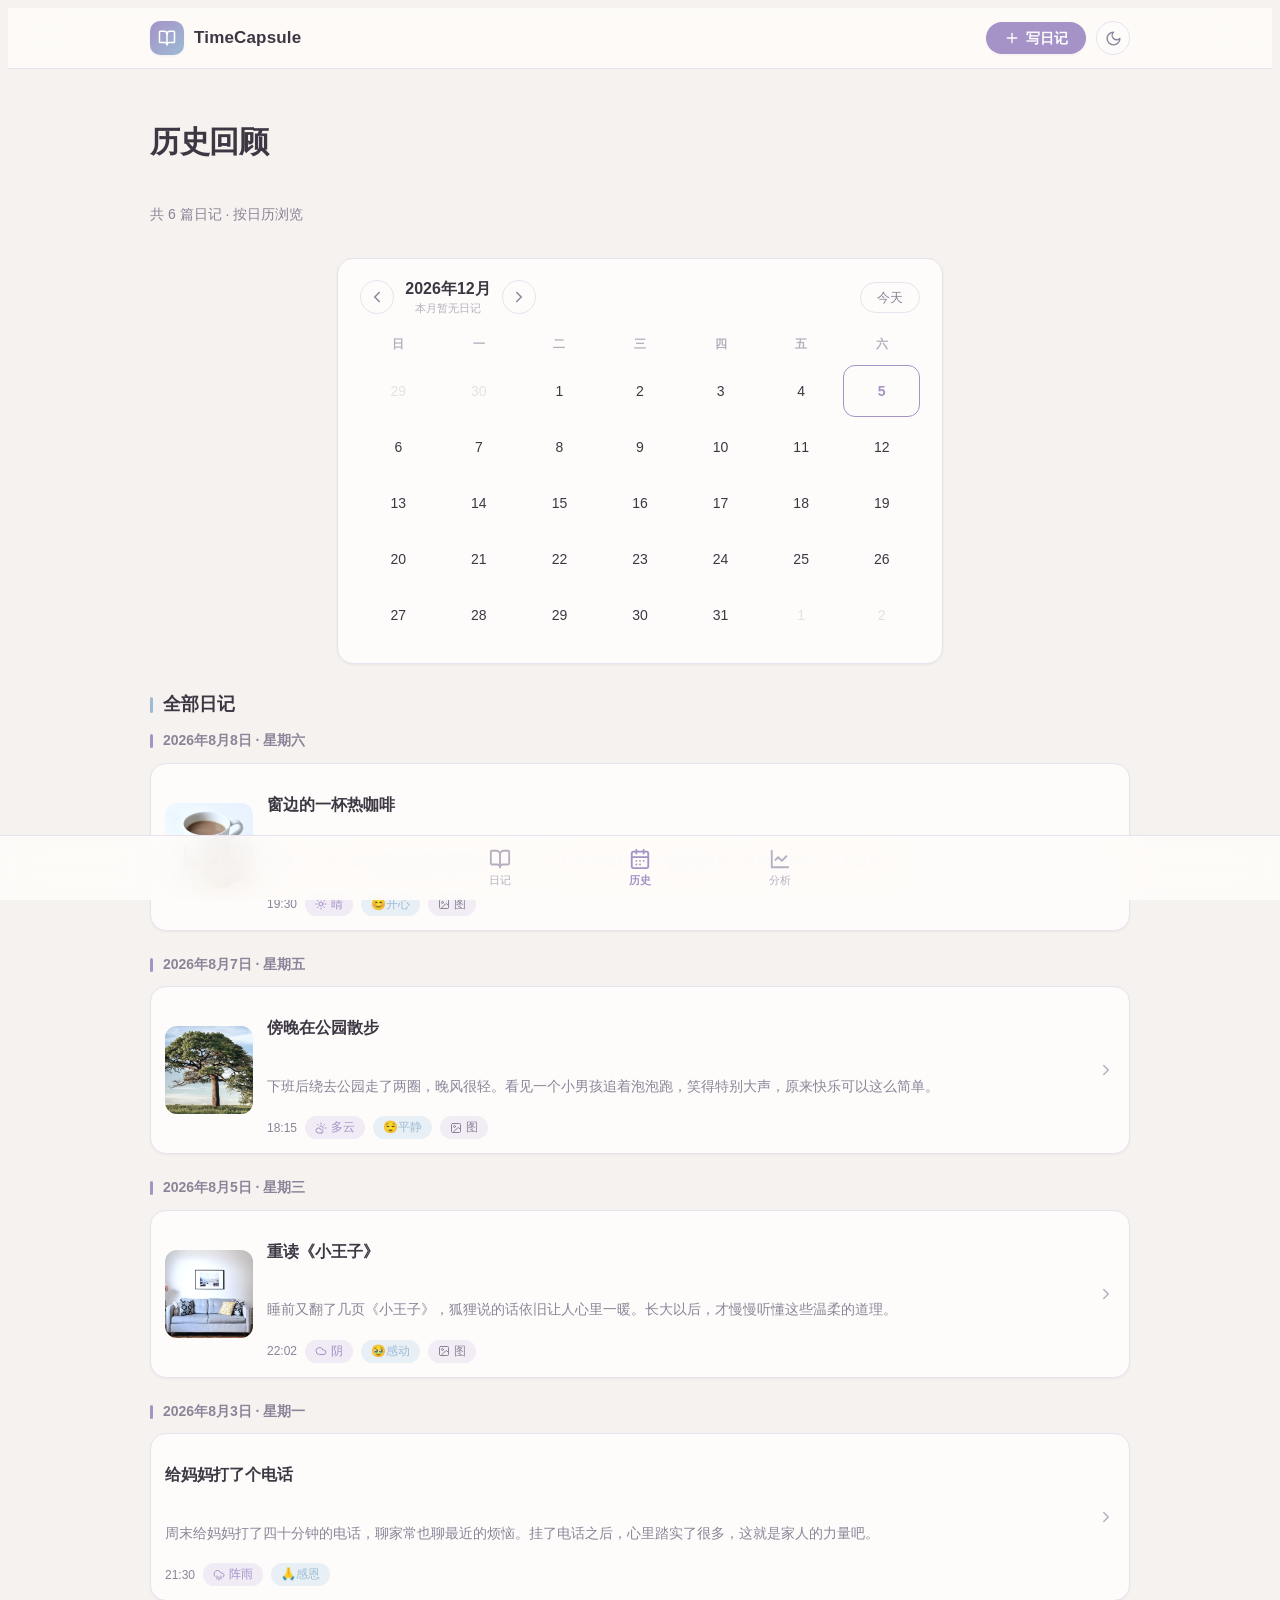
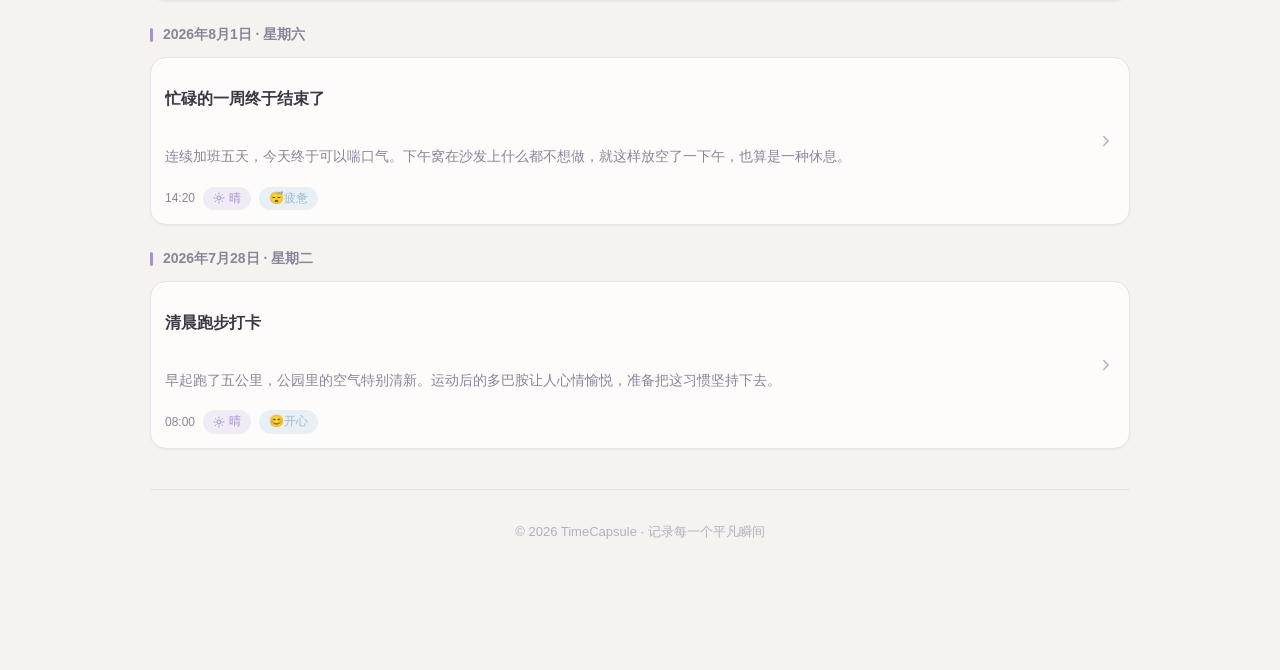
<file: pages/diary-history.html>
<!DOCTYPE html>
<html lang="zh-CN" class="light">
<head>
    <meta charset="UTF-8">
    <meta name="viewport" content="width=device-width, initial-scale=1.0">
    <title>TimeCapsule · 历史回顾</title>
    <link rel="stylesheet" href="../css/theme.css">
    <style>
      /* --- 顶部应用栏 --- */
      .app-bar {
        position: sticky; top: 0; z-index: 50;
        background: color-mix(in srgb, var(--brand-card) 85%, transparent);
        -webkit-backdrop-filter: blur(18px) saturate(180%);
        backdrop-filter: blur(18px) saturate(180%);
        border-bottom: 1px solid var(--brand-border);
      }
      .app-bar-inner {
        max-width: 980px; margin: 0 auto; padding: 0 24px; height: 60px;
        display: flex; align-items: center; justify-content: space-between; gap: 16px;
      }
      .brand { display: inline-flex; align-items: center; gap: 10px; text-decoration: none; color: var(--brand-foreground); }
      .brand-badge {
        display: flex; align-items: center; justify-content: center;
        width: 34px; height: 34px; border-radius: 10px;
        background: linear-gradient(135deg, var(--brand-primary), var(--brand-accent-blue));
        color: #fff; box-shadow: var(--brand-shadow-card);
      }
      .brand-badge svg { width: 18px; height: 18px; }
      .brand-name { font-size: 17px; font-weight: 600; letter-spacing: 0.01em; }
      .btn-new {
        display: inline-flex; align-items: center; gap: 6px;
        padding: 8px 18px; border-radius: 999px;
        background: var(--brand-primary); color: #fff;
        font-size: 14px; font-weight: 600; line-height: 1.2; text-decoration: none;
        box-shadow: var(--brand-shadow-card);
        transition: background 0.3s ease, transform 0.2s ease;
      }
      .btn-new:hover { background: var(--brand-primary-hover); }
      .btn-new:active { transform: scale(0.96); }
      .btn-new svg { width: 16px; height: 16px; }

      /* --- 内容壳 --- */
      .shell { max-width: 980px; margin: 0 auto; padding: 0 24px 100px; }

      /* --- 页面标题 --- */
      .page-head { display: flex; flex-direction: column; gap: 6px; margin: 28px 0 20px; }
      .page-title { font-size: 30px; font-weight: 700; line-height: 1.3; letter-spacing: -0.01em; }
      .page-sub { font-size: 14px; color: var(--brand-ink-2); }

      /* --- 日历卡片 --- */
      .calendar-card {
        max-width: 560px; margin: 0 auto 28px; padding: 20px 22px 22px;
      }
      .cal-header {
        display: flex; align-items: center; justify-content: space-between;
        gap: 12px; margin-bottom: 14px;
      }
      .cal-nav { display: flex; align-items: center; gap: 6px; }
      .cal-btn {
        display: inline-flex; align-items: center; justify-content: center;
        width: 34px; height: 34px; padding: 0;
        border: 1px solid var(--brand-border); border-radius: 999px;
        background: var(--brand-card); color: var(--brand-ink-2);
        cursor: pointer;
        transition: background 0.2s ease, color 0.2s ease, transform 0.15s ease, border-color 0.2s ease;
      }
      .cal-btn:hover { background: var(--brand-primary-soft); color: var(--brand-primary); border-color: var(--brand-primary-soft-2); }
      .cal-btn:active { transform: scale(0.92); }
      .cal-btn svg { width: 18px; height: 18px; }
      .cal-title-wrap {
        display: flex; flex-direction: column; align-items: center; gap: 1px;
        min-width: 96px;
      }
      .cal-title { font-size: 16px; font-weight: 600; line-height: 1.3; color: var(--brand-foreground); }
      .cal-count { font-size: 11px; line-height: 1.4; color: var(--brand-ink-3); }
      .cal-today-btn {
        padding: 7px 16px; border: 1px solid var(--brand-border); border-radius: 999px;
        background: var(--brand-card); color: var(--brand-ink-2);
        font-size: 13px; font-weight: 500; line-height: 1.2; cursor: pointer;
        transition: background 0.2s ease, color 0.2s ease, border-color 0.2s ease;
      }
      .cal-today-btn:hover { background: var(--brand-primary-soft); color: var(--brand-primary); border-color: var(--brand-primary-soft-2); }
      .cal-today-btn:active { transform: scale(0.96); }

      .cal-grid {
        display: grid; grid-template-columns: repeat(7, 1fr); gap: 4px;
      }
      .cal-weekday {
        text-align: center; font-size: 12px; font-weight: 600; color: var(--brand-ink-3);
        padding: 6px 0 8px;
      }
      .cal-cell {
        display: flex; flex-direction: column; align-items: center; justify-content: center;
        gap: 4px; min-height: 52px; padding: 4px 2px;
        border: 1.5px solid transparent; border-radius: var(--brand-radius-md);
        background: transparent; cursor: pointer; touch-action: manipulation;
        transition: background 0.2s ease, border-color 0.2s ease, transform 0.15s ease;
      }
      .cal-cell:hover { background: var(--brand-primary-soft); }
      .cal-cell:active { transform: scale(0.93); }
      .cal-day { font-size: 14px; font-weight: 500; line-height: 1; color: var(--brand-foreground); }

      .cal-cell.is-other-month { opacity: 0.35; }
      .cal-cell.is-other-month .cal-day { color: var(--brand-ink-3); }

      .cal-cell.is-today { border-color: var(--brand-primary); }
      .cal-cell.is-today .cal-day { color: var(--brand-primary); font-weight: 700; }

      .cal-cell.is-selected { background: var(--brand-primary); border-color: var(--brand-primary); }
      .cal-cell.is-selected .cal-day { color: #fff; font-weight: 700; }
      .cal-cell.is-selected:hover { background: var(--brand-primary-hover); }
      .cal-cell.is-selected .cal-dot { box-shadow: 0 0 0 1.5px rgba(255, 255, 255, 0.7); }

      .cal-dots { display: flex; align-items: center; gap: 3px; min-height: 6px; }
      .cal-dot { width: 6px; height: 6px; border-radius: 999px; flex-shrink: 0; }

      /* --- 选中日期的日记列表 --- */
      .selected-day { margin-bottom: 28px; scroll-margin-top: 80px; }
      .selected-day-head {
        display: flex; align-items: center; justify-content: space-between; gap: 12px; margin-bottom: 12px;
      }
      .selected-day-close {
        display: inline-flex; align-items: center; justify-content: center;
        width: 30px; height: 30px; padding: 0; flex-shrink: 0;
        border: 0; border-radius: 999px; background: var(--brand-seg); color: var(--brand-ink-2);
        cursor: pointer; transition: background 0.2s ease, color 0.2s ease;
      }
      .selected-day-close:hover { background: var(--brand-primary-soft); color: var(--brand-primary); }
      .selected-day-close svg { width: 16px; height: 16px; }

      .cal-day-empty {
        display: flex; flex-direction: column; align-items: center; gap: 8px;
        padding: 32px 24px; text-align: center;
        background: var(--brand-card); border: 1px dashed var(--brand-border); border-radius: var(--brand-radius-lg);
      }
      .cal-day-empty-icon {
        display: flex; align-items: center; justify-content: center;
        width: 48px; height: 48px; border-radius: 999px;
        background: var(--brand-primary-soft); color: var(--brand-primary);
      }
      .cal-day-empty-icon svg { width: 22px; height: 22px; }
      .cal-day-empty p { font-size: 14px; color: var(--brand-ink-2); }

      /* --- 全部日记区 --- */
      .all-section { margin-top: 8px; }
      .section-title {
        font-size: 18px; font-weight: 600; line-height: 1.4; color: var(--brand-foreground);
        margin-bottom: 14px; display: flex; align-items: center; gap: 10px;
      }
      .section-title::before { content: ""; width: 3px; height: 16px; border-radius: 999px; background: var(--brand-accent-blue); }

      /* --- 日记分组 --- */
      .diary-group { margin-bottom: 24px; }
      .group-title {
        display: flex; align-items: center; gap: 10px; margin-bottom: 12px;
        font-size: 14px; font-weight: 600; line-height: 1.4; color: var(--brand-ink-2);
      }
      .group-title::before { content: ""; width: 3px; height: 14px; border-radius: 999px; background: var(--brand-primary); }
      .group-cards { display: flex; flex-direction: column; gap: 12px; }

      /* --- 日记卡片 --- */
      .entry-card {
        position: relative; display: flex; align-items: center; gap: 14px;
        padding: 14px; text-decoration: none; color: inherit;
        transition: transform 0.3s ease, box-shadow 0.3s ease, border-color 0.3s ease;
      }
      .entry-card:hover { transform: translateY(-2px); border-color: var(--brand-primary-soft-2); box-shadow: var(--brand-shadow-soft); }
      .entry-card:active { transform: translateY(0); }
      .entry-thumb {
        flex-shrink: 0; width: 88px; height: 88px;
        border-radius: var(--brand-radius-md); overflow: hidden; background: var(--brand-muted);
      }
      .entry-thumb img { width: 100%; height: 100%; object-fit: cover; display: block; }
      .entry-body { flex: 1; min-width: 0; display: flex; flex-direction: column; gap: 5px; }
      .entry-title { font-size: 16px; font-weight: 600; line-height: 1.4; color: var(--brand-foreground); white-space: nowrap; overflow: hidden; text-overflow: ellipsis; }
      .entry-preview { font-size: 14px; line-height: 1.6; color: var(--brand-ink-2); display: -webkit-box; -webkit-line-clamp: 2; -webkit-box-orient: vertical; overflow: hidden; }
      .entry-meta { margin-top: auto; display: flex; align-items: center; gap: 8px; font-size: 12px; color: var(--brand-ink-2); flex-wrap: wrap; }
      .meta-time { font-variant-numeric: tabular-nums; }
      .meta-pill { display: inline-flex; align-items: center; gap: 4px; padding: 2px 10px; border-radius: 999px; font-size: 12px; line-height: 1.6; }
      .meta-pill svg { width: 12px; height: 12px; }
      .meta-pill.weather { background: var(--brand-primary-soft); color: var(--brand-primary); }
      .meta-pill.mood { background: var(--brand-accent-blue-soft); color: var(--brand-accent-blue); }
      .meta-pill.image { background: var(--brand-seg); color: var(--brand-ink-2); }
      .meta-pill.audio { background: var(--brand-accent-blue-soft); color: var(--brand-accent-blue); }
      .entry-arrow { flex-shrink: 0; display: flex; align-items: center; color: var(--brand-ink-3); }
      .entry-arrow svg { width: 18px; height: 18px; }

      /* --- 卡片删除按钮 --- */
      .entry-delete {
        position: absolute; top: 10px; right: 10px; z-index: 2;
        display: inline-flex; align-items: center; justify-content: center;
        width: 30px; height: 30px; padding: 0;
        border: 1px solid var(--brand-border); border-radius: 999px;
        background: var(--brand-card); color: var(--brand-ink-2);
        cursor: pointer; opacity: 0;
        transition: opacity 0.2s ease, background 0.2s ease, color 0.2s ease;
      }
      .entry-card:hover .entry-delete { opacity: 1; }
      .entry-delete:hover { background: rgba(229, 57, 53, 0.08); color: rgba(229, 57, 53, 1); border-color: rgba(229, 57, 53, 0.35); }
      .entry-delete svg { width: 15px; height: 15px; }

      /* --- 空状态 --- */
      .empty-state {
        display: flex; flex-direction: column; align-items: center; gap: 8px;
        padding: 48px 24px; text-align: center;
        background: var(--brand-card); border: 1px dashed var(--brand-border); border-radius: var(--brand-radius-lg);
      }
      .empty-icon { display: flex; align-items: center; justify-content: center; width: 56px; height: 56px; border-radius: 999px; background: var(--brand-primary-soft); color: var(--brand-primary); margin-bottom: 6px; }
      .empty-icon svg { width: 26px; height: 26px; }
      .empty-title { font-size: 16px; font-weight: 600; line-height: 1.4; }
      .empty-desc { font-size: 13px; color: var(--brand-ink-2); }

      /* --- 页脚 --- */
      .page-footer { margin-top: 40px; padding: 20px 0 8px; border-top: 1px solid var(--brand-border); text-align: center; }
      .page-footer p { font-size: 13px; color: var(--brand-ink-3); }

      /* --- 响应式 --- */
      @media (max-width: 767.98px) {
        .app-bar-inner { padding: 0 16px; }
        .shell { padding: 0 16px 100px; }
        .page-title { font-size: 26px; }
        .page-head { margin: 22px 0 16px; }
        .calendar-card { padding: 16px 14px 18px; }
        .cal-cell { min-height: 44px; }
        .cal-day { font-size: 13px; }
        .cal-today-btn { padding: 6px 12px; font-size: 12px; }
        .entry-thumb { width: 68px; height: 68px; }
        .entry-card { padding: 12px; gap: 12px; }
        .entry-delete { opacity: 1; top: 8px; right: 8px; width: 28px; height: 28px; }
      }

      @media (prefers-reduced-motion: reduce) {
        .entry-card, .btn-new, .cal-btn, .cal-cell, .cal-today-btn, .selected-day-close { transition: none; }
        .entry-card:hover, .cal-cell:active { transform: none; }
      }
    </style>
</head>
<body>
<main>
    <header class="app-bar">
        <div class="app-bar-inner">
            <a href="diary-list.html" class="brand" aria-label="TimeCapsule 首页">
                <span class="brand-badge"><svg xmlns="http://www.w3.org/2000/svg" width="24" height="24" viewBox="0 0 24 24" fill="none" stroke="currentColor" stroke-width="2" stroke-linecap="round" stroke-linejoin="round" aria-hidden="true"><path d="M12 7v14"/><path d="M3 18a1 1 0 0 1-1-1V4a1 1 0 0 1 1-1h5a4 4 0 0 1 4 4 4 4 0 0 1 4-4h5a1 1 0 0 1 1 1v13a1 1 0 0 1-1 1h-6a3 3 0 0 0-3 3 3 3 0 0 0-3-3z"/></svg></span>
                <span class="brand-name">TimeCapsule</span>
            </a>
            <div class="app-bar-actions">
                <a href="diary-editor.html?new=1" class="btn-new">
                    <svg xmlns="http://www.w3.org/2000/svg" width="24" height="24" viewBox="0 0 24 24" fill="none" stroke="currentColor" stroke-width="2" stroke-linecap="round" stroke-linejoin="round" aria-hidden="true"><path d="M5 12h14"/><path d="M12 5v14"/></svg>
                    <span>写日记</span>
                </a>
                <button type="button" class="btn-theme" id="btn-theme" aria-label="切换深浅主题" title="切换深浅主题">
                    <svg xmlns="http://www.w3.org/2000/svg" width="24" height="24" viewBox="0 0 24 24" fill="none" stroke="currentColor" stroke-width="2" stroke-linecap="round" stroke-linejoin="round" aria-hidden="true"><path d="M12 3a6 6 0 0 0 9 9 9 9 0 1 1-9-9Z"/></svg>
                </button>
            </div>
        </div>
    </header>

    <div class="shell">
        <section class="page-head">
            <h1 class="page-title">历史回顾</h1>
            <p class="page-sub" id="history-subtitle">共 0 篇日记 · 按日历浏览</p>
        </section>

        <section class="calendar-card ios-card-raised" aria-label="日历">
            <div class="cal-header">
                <div class="cal-nav">
                    <button type="button" class="cal-btn" id="cal-prev" aria-label="上一月">
                        <svg xmlns="http://www.w3.org/2000/svg" width="24" height="24" viewBox="0 0 24 24" fill="none" stroke="currentColor" stroke-width="2" stroke-linecap="round" stroke-linejoin="round" aria-hidden="true"><path d="m15 18-6-6 6-6"/></svg>
                    </button>
                    <div class="cal-title-wrap">
                        <span class="cal-title" id="cal-title"></span>
                        <span class="cal-count" id="cal-count"></span>
                    </div>
                    <button type="button" class="cal-btn" id="cal-next" aria-label="下一月">
                        <svg xmlns="http://www.w3.org/2000/svg" width="24" height="24" viewBox="0 0 24 24" fill="none" stroke="currentColor" stroke-width="2" stroke-linecap="round" stroke-linejoin="round" aria-hidden="true"><path d="m9 18 6-6-6-6"/></svg>
                    </button>
                </div>
                <button type="button" class="cal-today-btn" id="cal-today">今天</button>
            </div>
            <div class="cal-grid" id="cal-grid"></div>
        </section>

        <section id="selected-day" class="selected-day is-hidden" aria-live="polite">
            <div class="selected-day-head">
                <h2 class="group-title" id="selected-day-title"></h2>
                <button type="button" class="selected-day-close" id="selected-day-close" aria-label="关闭选中日期">
                    <svg xmlns="http://www.w3.org/2000/svg" width="24" height="24" viewBox="0 0 24 24" fill="none" stroke="currentColor" stroke-width="2" stroke-linecap="round" stroke-linejoin="round" aria-hidden="true"><path d="M18 6 6 18"/><path d="m6 6 12 12"/></svg>
                </button>
            </div>
            <div class="group-cards" id="selected-day-cards"></div>
            <div id="selected-day-empty" class="cal-day-empty is-hidden">
                <span class="cal-day-empty-icon"><svg xmlns="http://www.w3.org/2000/svg" width="24" height="24" viewBox="0 0 24 24" fill="none" stroke="currentColor" stroke-width="2" stroke-linecap="round" stroke-linejoin="round" aria-hidden="true"><rect width="18" height="18" x="3" y="4" rx="2"/><path d="M16 2v4"/><path d="M8 2v4"/><path d="M3 10h18"/></svg></span>
                <p>这天没有记录</p>
            </div>
        </section>

        <section class="all-section">
            <h2 class="section-title">全部日记</h2>
            <div id="all-list"></div>
            <div id="all-empty-state" class="empty-state is-hidden" role="status">
                <span class="empty-icon"><svg xmlns="http://www.w3.org/2000/svg" width="24" height="24" viewBox="0 0 24 24" fill="none" stroke="currentColor" stroke-width="2" stroke-linecap="round" stroke-linejoin="round" aria-hidden="true"><path d="M12 7v14"/><path d="M3 18a1 1 0 0 1-1-1V4a1 1 0 0 1 1-1h5a4 4 0 0 1 4 4 4 4 0 0 1 4-4h5a1 1 0 0 1 1 1v13a1 1 0 0 1-1 1h-6a3 3 0 0 0-3 3 3 3 0 0 0-3-3z"/></svg></span>
                <p class="empty-title">还没有日记</p>
                <p class="empty-desc">点击右上角"写日记"，记录你的第一篇时光胶囊</p>
            </div>
        </section>

        <footer class="page-footer">
            <p>&copy; 2026 TimeCapsule &middot; 记录每一个平凡瞬间</p>
        </footer>
    </div>

    <div id="tab-bar-mount"></div>
</main>
<script src="../js/app.js"></script>
<script>
/* 主题切换 */
TC.initTheme();
(function () {
  var themeBtn = document.getElementById('btn-theme');
  if (themeBtn) { themeBtn.addEventListener('click', function () { TC.toggleTheme(); }); }
})();
</script>

<script>
(function () {
  'use strict';

  /* --- DOM 引用 --- */
  var calGrid = document.getElementById('cal-grid');
  var calTitle = document.getElementById('cal-title');
  var calCount = document.getElementById('cal-count');
  var prevBtn = document.getElementById('cal-prev');
  var nextBtn = document.getElementById('cal-next');
  var todayBtn = document.getElementById('cal-today');
  var selectedDaySection = document.getElementById('selected-day');
  var selectedDayTitle = document.getElementById('selected-day-title');
  var selectedDayCards = document.getElementById('selected-day-cards');
  var selectedDayEmpty = document.getElementById('selected-day-empty');
  var selectedDayClose = document.getElementById('selected-day-close');
  var allList = document.getElementById('all-list');
  var allEmptyState = document.getElementById('all-empty-state');
  var subtitle = document.getElementById('history-subtitle');

  /* --- 底部导航 --- */
  document.getElementById('tab-bar-mount').innerHTML = TC.tabBarHTML('history');

  /* --- 图标 --- */
  var IMAGE_ICON = '<svg xmlns="http://www.w3.org/2000/svg" width="24" height="24" viewBox="0 0 24 24" fill="none" stroke="currentColor" stroke-width="2" stroke-linecap="round" stroke-linejoin="round" aria-hidden="true"><rect width="18" height="18" x="3" y="3" rx="2" ry="2"/><circle cx="9" cy="9" r="2"/><path d="m21 15-3.086-3.086a2 2 0 0 0-2.828 0L6 21"/></svg>';
  var AUDIO_ICON = '<svg xmlns="http://www.w3.org/2000/svg" width="24" height="24" viewBox="0 0 24 24" fill="none" stroke="currentColor" stroke-width="2" stroke-linecap="round" stroke-linejoin="round" aria-hidden="true"><path d="M12 2a3 3 0 0 0-3 3v7a3 3 0 0 0 6 0V5a3 3 0 0 0-3-3Z"/><path d="M19 10v2a7 7 0 0 1-14 0v-2"/><path d="M12 19v3"/></svg>';
  var CHEVRON_ICON = '<svg xmlns="http://www.w3.org/2000/svg" width="24" height="24" viewBox="0 0 24 24" fill="none" stroke="currentColor" stroke-width="2" stroke-linecap="round" stroke-linejoin="round" aria-hidden="true"><path d="m9 18 6-6-6-6"/></svg>';
  var TRASH_ICON = '<svg xmlns="http://www.w3.org/2000/svg" width="24" height="24" viewBox="0 0 24 24" fill="none" stroke="currentColor" stroke-width="2" stroke-linecap="round" stroke-linejoin="round" aria-hidden="true"><path d="M10 11v6"/><path d="M14 11v6"/><path d="M19 6v14a2 2 0 0 1-2 2H7a2 2 0 0 1-2-2V6"/><path d="M3 6h18"/><path d="M8 6V4a2 2 0 0 1 2-2h4a2 2 0 0 1 2 2v2"/></svg>';
  var WEEK_LABELS = ['日', '一', '二', '三', '四', '五', '六'];

  /* --- 状态 --- */
  var viewYear, viewMonth;
  var selectedDate = null;
  var entriesByDate = {};

  function getTodayStr() {
    var d = new Date();
    return d.getFullYear() + '-' + TC.pad2(d.getMonth() + 1) + '-' + TC.pad2(d.getDate());
  }
  var todayStr = getTodayStr();

  /* --- 加载日记并建立日期索引 --- */
  function loadEntries() {
    var all = TC.readEntries();
    all.sort(function (a, b) { return String(b.dateISO || '').localeCompare(String(a.dateISO || '')); });
    entriesByDate = {};
    all.forEach(function (e) {
      var d = String(e.dateISO || '').slice(0, 10);
      if (!d) { return; }
      if (!entriesByDate[d]) { entriesByDate[d] = []; }
      entriesByDate[d].push(e);
    });
    return all;
  }

  /* --- 渲染日历 --- */
  function renderCalendar() {
    calTitle.textContent = viewYear + '年' + (viewMonth + 1) + '月';

    /* 本月日记计数 */
    var prefix = viewYear + '-' + TC.pad2(viewMonth + 1);
    var monthCount = 0;
    for (var d in entriesByDate) {
      if (d.indexOf(prefix) === 0) { monthCount += entriesByDate[d].length; }
    }
    calCount.textContent = monthCount > 0 ? '本月 ' + monthCount + ' 篇' : '本月暂无日记';

    var firstDay = new Date(viewYear, viewMonth, 1);
    var startWeekday = firstDay.getDay();
    var daysInMonth = new Date(viewYear, viewMonth + 1, 0).getDate();
    var prevDaysInMonth = new Date(viewYear, viewMonth, 0).getDate();

    var html = '';
    /* 星期标题行 */
    for (var w = 0; w < 7; w++) {
      html += '<div class="cal-weekday">' + WEEK_LABELS[w] + '</div>';
    }

    /* 上月尾部 */
    for (var i = startWeekday - 1; i >= 0; i--) {
      var day = prevDaysInMonth - i;
      var prevMonth = viewMonth === 0 ? 11 : viewMonth - 1;
      var prevYear = viewMonth === 0 ? viewYear - 1 : viewYear;
      var ds = prevYear + '-' + TC.pad2(prevMonth + 1) + '-' + TC.pad2(day);
      html += buildCell(day, ds, true);
    }

    /* 当月日期 */
    for (var dd = 1; dd <= daysInMonth; dd++) {
      var ds2 = viewYear + '-' + TC.pad2(viewMonth + 1) + '-' + TC.pad2(dd);
      html += buildCell(dd, ds2, false);
    }

    /* 下月头部补齐网格 */
    var cellsSoFar = startWeekday + daysInMonth;
    var trailing = (7 - (cellsSoFar % 7)) % 7;
    for (var t = 1; t <= trailing; t++) {
      var nextMonth = viewMonth === 11 ? 0 : viewMonth + 1;
      var nextYear = viewMonth === 11 ? viewYear + 1 : viewYear;
      var ds3 = nextYear + '-' + TC.pad2(nextMonth + 1) + '-' + TC.pad2(t);
      html += buildCell(t, ds3, true);
    }

    calGrid.innerHTML = html;
  }

  function buildCell(day, ds, isOtherMonth) {
    var entries = entriesByDate[ds] || [];
    var isToday = ds === todayStr;
    var isSelected = ds === selectedDate;
    var classes = 'cal-cell';
    if (isOtherMonth) { classes += ' is-other-month'; }
    if (isToday) { classes += ' is-today'; }
    if (isSelected) { classes += ' is-selected'; }

    var dotsHtml = '';
    if (entries.length) {
      dotsHtml = '<span class="cal-dots">';
      var shown = entries.slice(0, 3);
      for (var s = 0; s < shown.length; s++) {
        var mood = shown[s].mood ? TC.MOOD_MAP[shown[s].mood] : null;
        var color = mood ? mood.color : 'var(--brand-primary)';
        dotsHtml += '<span class="cal-dot" style="background:' + color + '"></span>';
      }
      dotsHtml += '</span>';
    }

    var ariaLabel = TC.makeGroupTitle(ds) + (entries.length ? '，' + entries.length + ' 篇日记' : '，无日记');

    return '<button type="button" class="' + classes + '" data-date="' + TC.escapeAttr(ds) + '" aria-label="' + TC.escapeAttr(ariaLabel) + '">' +
      '<span class="cal-day">' + day + '</span>' +
      dotsHtml +
      '</button>';
  }

  /* --- 选中日期 → 显示当天日记 --- */
  function selectDate(ds) {
    selectedDate = ds;
    renderCalendar();
    renderSelectedDay();
  }

  function renderSelectedDay() {
    if (!selectedDate) {
      selectedDaySection.classList.add('is-hidden');
      return;
    }
    selectedDaySection.classList.remove('is-hidden');
    selectedDaySection.classList.add('fade-in-up');
    selectedDayTitle.textContent = TC.makeGroupTitle(selectedDate);

    var entries = entriesByDate[selectedDate] || [];
    selectedDayCards.innerHTML = '';
    if (entries.length === 0) {
      selectedDayCards.classList.add('is-hidden');
      selectedDayEmpty.classList.remove('is-hidden');
    } else {
      selectedDayCards.classList.remove('is-hidden');
      selectedDayEmpty.classList.add('is-hidden');
      for (var i = 0; i < entries.length; i++) {
        selectedDayCards.appendChild(buildCard(entries[i]));
      }
    }

    /* 平滑滚动到选中日期区域 */
    try {
      selectedDaySection.scrollIntoView({ behavior: 'smooth', block: 'start' });
    } catch (err) { /* ignore */ }
  }

  /* --- 全部日记列表（按日期分组） --- */
  function renderAllEntries() {
    var all = loadEntries();

    var groupMap = {};
    var groupOrder = [];
    all.forEach(function (e) {
      var d = String(e.dateISO || '').slice(0, 10) || '未知日期';
      if (!groupMap[d]) { groupMap[d] = []; groupOrder.push(d); }
      groupMap[d].push(e);
    });

    allList.innerHTML = '';
    if (groupOrder.length === 0) {
      allEmptyState.classList.remove('is-hidden');
      if (subtitle) { subtitle.textContent = '共 0 篇日记 · 按日历浏览'; }
      return;
    }
    allEmptyState.classList.add('is-hidden');

    groupOrder.forEach(function (d) {
      var g = document.createElement('section');
      g.className = 'diary-group fade-in-up';
      g.setAttribute('data-date', d);
      var h = document.createElement('h2');
      h.className = 'group-title';
      h.textContent = TC.makeGroupTitle(d);
      var cards = document.createElement('div');
      cards.className = 'group-cards';
      groupMap[d].forEach(function (e) { cards.appendChild(buildCard(e)); });
      g.appendChild(h);
      g.appendChild(cards);
      allList.appendChild(g);
    });

    if (subtitle) { subtitle.textContent = '共 ' + all.length + ' 篇日记 · 按日历浏览'; }
  }

  /* --- 构建日记卡片（与列表页一致） --- */
  function buildCard(e) {
    var dateISO = String(e.dateISO || '');
    var preview = TC.plainText(e.body || '');
    var firstImg = (e.images && e.images.length && e.images[0].src) ? e.images[0].src : '';
    var hasAudio = e.audios && e.audios.length > 0;
    var mood = e.mood ? TC.MOOD_MAP[e.mood] : null;

    var html = '';
    html += '<a class="entry-card ios-card-raised" href="diary-editor.html" data-date="' + TC.escapeAttr(dateISO.slice(0, 10)) + '"';
    html += ' data-title="' + TC.escapeAttr(e.title || '') + '"';
    html += ' data-preview="' + TC.escapeAttr(preview) + '"';
    html += ' data-key="' + TC.escapeAttr(dateISO) + '">';
    if (firstImg) {
      html += '<div class="entry-thumb"><img src="' + TC.escapeAttr(firstImg) + '" alt="' + TC.escapeAttr(e.title || '') + '" loading="lazy"></div>';
    }
    html += '<div class="entry-body">';
    html += '<h3 class="entry-title">' + TC.escapeAttr(e.title || '') + '</h3>';
    html += '<p class="entry-preview">' + TC.escapeAttr(preview) + '</p>';
    html += '<div class="entry-meta">';
    if (dateISO.length >= 16) { html += '<span class="meta-time">' + TC.escapeAttr(dateISO.slice(11, 16)) + '</span>'; }
    html += '<span class="meta-pill weather">' + TC.weatherIcon(e.weather) + TC.escapeAttr(e.weather || '') + '</span>';
    if (mood) { html += '<span class="meta-pill mood">' + mood.emoji + TC.escapeAttr(mood.label) + '</span>'; }
    if (firstImg) { html += '<span class="meta-pill image">' + IMAGE_ICON + '图</span>'; }
    if (hasAudio) { html += '<span class="meta-pill audio">' + AUDIO_ICON + '录音</span>'; }
    html += '</div></div>';
    html += '<span class="entry-arrow">' + CHEVRON_ICON + '</span>';
    html += '<button type="button" class="entry-delete" data-action="delete-entry" title="删除日记" aria-label="删除日记">' + TRASH_ICON + '</button>';
    html += '</a>';

    var wrap = document.createElement('div');
    wrap.innerHTML = html;
    return wrap.firstChild;
  }

  /* --- 全局刷新 --- */
  function refreshAll() {
    renderAllEntries();
    renderCalendar();
    if (selectedDate) { renderSelectedDay(); }
  }

  /* --- 月份切换 --- */
  prevBtn.addEventListener('click', function () {
    viewMonth--;
    if (viewMonth < 0) { viewMonth = 11; viewYear--; }
    renderCalendar();
  });

  nextBtn.addEventListener('click', function () {
    viewMonth++;
    if (viewMonth > 11) { viewMonth = 0; viewYear++; }
    renderCalendar();
  });

  todayBtn.addEventListener('click', function () {
    var d = new Date();
    viewYear = d.getFullYear();
    viewMonth = d.getMonth();
    renderCalendar();
  });

  /* --- 日历点击 --- */
  calGrid.addEventListener('click', function (e) {
    var cell = e.target && e.target.closest ? e.target.closest('.cal-cell') : null;
    if (!cell || !calGrid.contains(cell)) { return; }
    var ds = cell.getAttribute('data-date');
    if (!ds) { return; }
    /* 点击其他月份的日期 → 切换到该月 */
    if (cell.classList.contains('is-other-month')) {
      var m = /^(\d{4})-(\d{2})-(\d{2})/.exec(ds);
      if (m) {
        viewYear = Number(m[1]);
        viewMonth = Number(m[2]) - 1;
      }
    }
    selectDate(ds);
  });

  /* --- 关闭选中日期 --- */
  selectedDayClose.addEventListener('click', function () {
    selectedDate = null;
    selectedDaySection.classList.add('is-hidden');
    renderCalendar();
  });

  /* --- 卡片点击与删除（事件委托） --- */
  function closestCard(node) {
    while (node && node !== document) {
      if (node.getAttribute && node.getAttribute('data-key')) { return node; }
      node = node.parentNode;
    }
    return null;
  }

  function bindCardEvents(container) {
    container.addEventListener('click', function (e) {
      var delBtn = e.target && e.target.closest ? e.target.closest('[data-action="delete-entry"]') : null;
      if (delBtn && container.contains(delBtn)) {
        e.preventDefault();
        e.stopPropagation();
        var delCard = delBtn.closest('.entry-card');
        var delKey = delCard ? delCard.getAttribute('data-key') : '';
        if (!delKey) { return; }
        var delTitle = delCard.getAttribute('data-title') || '这篇日记';
        TC.confirmDialog({
          title: '删除这篇日记？',
          desc: '「' + delTitle + '」删除后无法恢复，是否继续？',
          confirmText: '删除',
          cancelText: '取消',
          danger: true
        }).then(function (ok) {
          if (!ok) { return; }
          TC.deleteEntry(delKey);
          TC.showToast('日记已删除');
          refreshAll();
        });
        return;
      }
      var card = closestCard(e.target);
      if (!card) { return; }
      if (e.metaKey || e.ctrlKey || e.shiftKey) { return; }
      e.preventDefault();
      var key = card.getAttribute('data-key') || '';
      if (key) {
        try { sessionStorage.setItem('timecapsule:opened-entry', JSON.stringify({ dateISO: key })); } catch (err) { /* ignore */ }
      }
      window.location.href = card.getAttribute('href') || 'diary-editor.html';
    });
  }

  bindCardEvents(selectedDayCards);
  bindCardEvents(allList);

  /* --- 初始化 --- */
  var now = new Date();
  viewYear = now.getFullYear();
  viewMonth = now.getMonth();
  renderAllEntries();
  renderCalendar();

  /* --- 页面恢复时刷新 --- */
  window.addEventListener('pageshow', function () { refreshAll(); });
})();
</script>
</body>
</html>
</file>
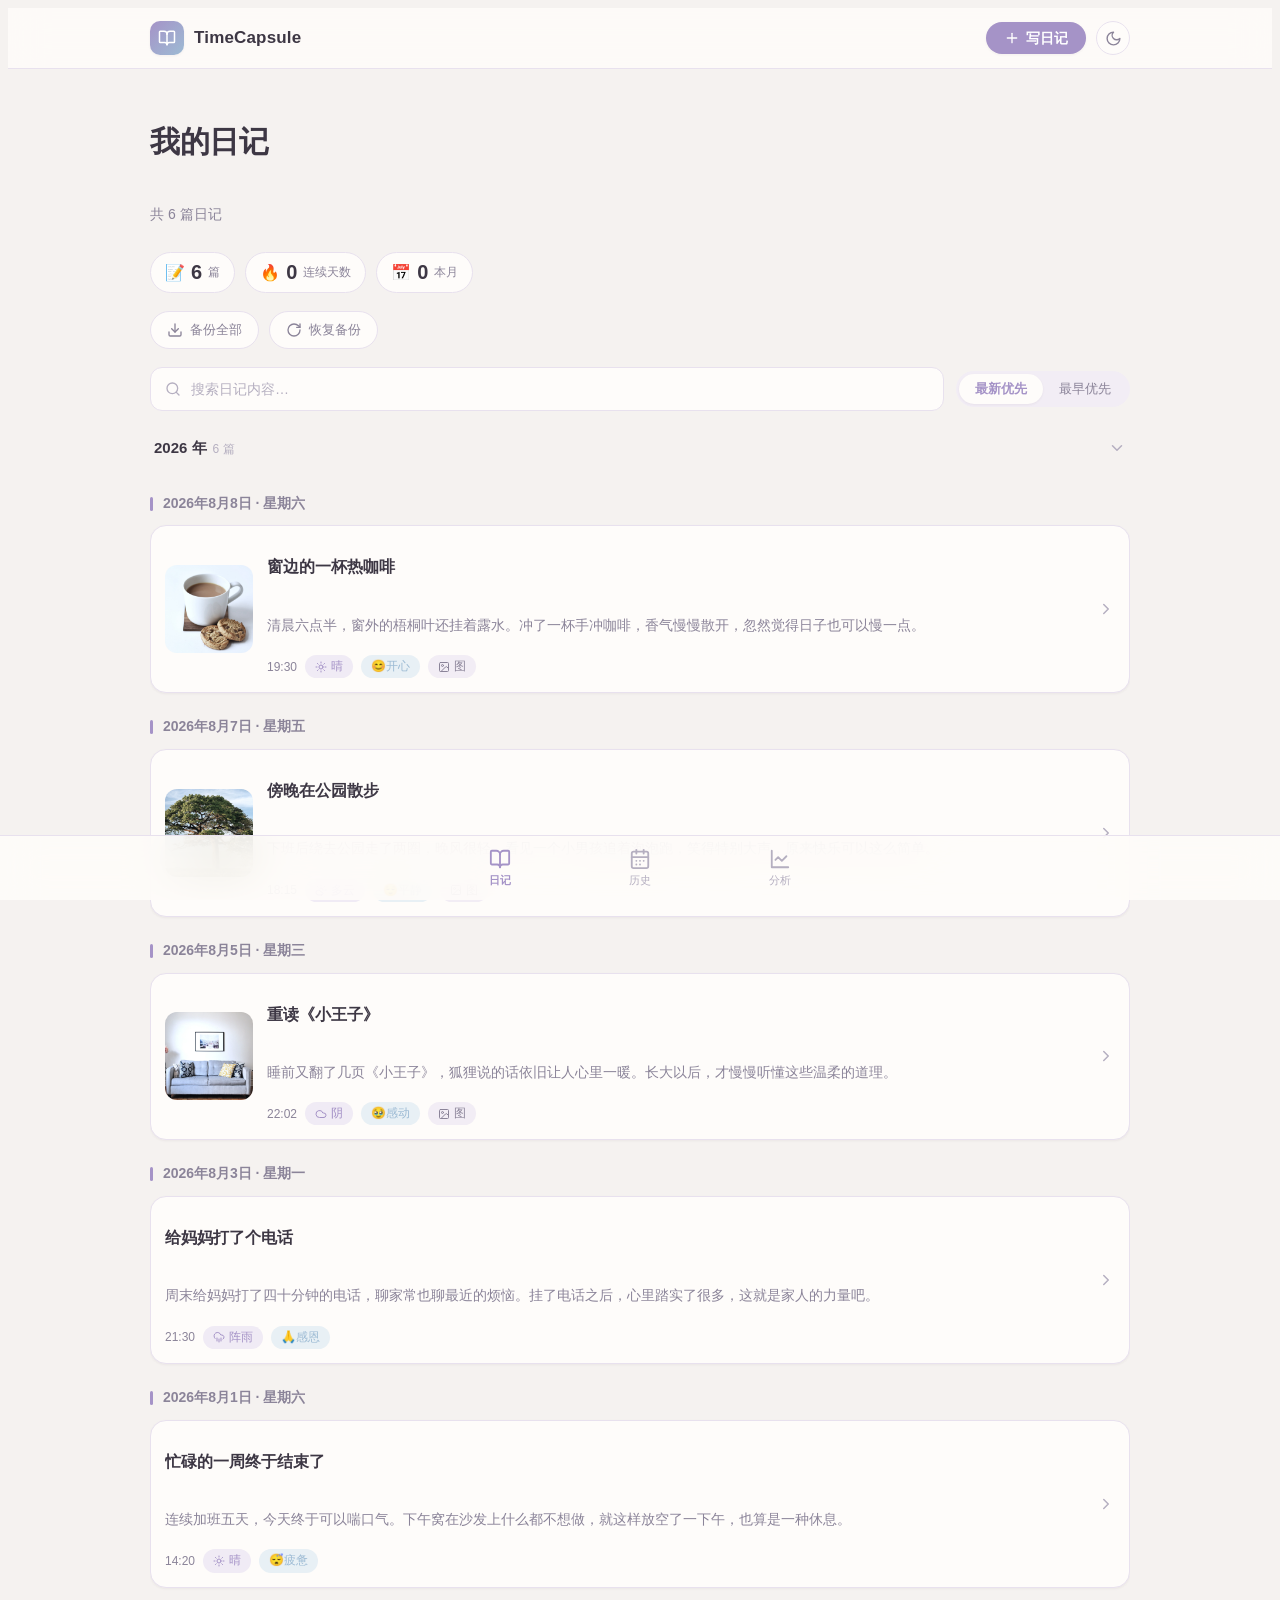
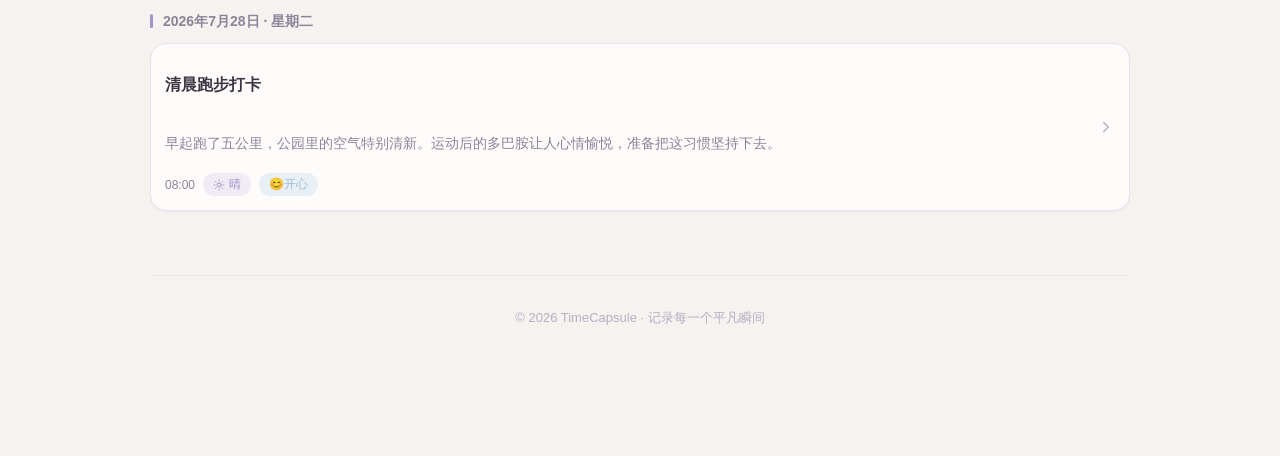
<file: pages/diary-list.html>
<!DOCTYPE html>
<html lang="zh-CN" class="light">
<head>
    <meta charset="UTF-8">
    <meta name="viewport" content="width=device-width, initial-scale=1.0">
    <title>TimeCapsule · 日记</title>
    <link rel="stylesheet" href="../css/theme.css">
    <style>
      /* --- 顶部应用栏 --- */
      .app-bar {
        position: sticky; top: 0; z-index: 50;
        background: color-mix(in srgb, var(--brand-card) 85%, transparent);
        -webkit-backdrop-filter: blur(18px) saturate(180%);
        backdrop-filter: blur(18px) saturate(180%);
        border-bottom: 1px solid var(--brand-border);
      }
      .app-bar-inner {
        max-width: 980px; margin: 0 auto; padding: 0 24px; height: 60px;
        display: flex; align-items: center; justify-content: space-between; gap: 16px;
      }
      .app-bar-brandrow { display: flex; align-items: center; gap: 10px; }
      .brand { display: inline-flex; align-items: center; gap: 10px; text-decoration: none; color: var(--brand-foreground); }
      .app-bar-actions { display: flex; align-items: center; gap: 10px; }
      .brand-badge {
        display: flex; align-items: center; justify-content: center;
        width: 34px; height: 34px; border-radius: 10px;
        background: linear-gradient(135deg, var(--brand-primary), var(--brand-accent-blue));
        color: #fff; box-shadow: var(--brand-shadow-card);
      }
      .brand-badge svg { width: 18px; height: 18px; }
      .brand-name { font-size: 17px; font-weight: 600; letter-spacing: 0.01em; }
      .btn-new {
        display: inline-flex; align-items: center; gap: 6px;
        padding: 8px 18px; border-radius: 999px;
        background: var(--brand-primary); color: #fff;
        font-size: 14px; font-weight: 600; line-height: 1.2; text-decoration: none;
        box-shadow: var(--brand-shadow-card);
        transition: background 0.3s ease, transform 0.2s ease;
      }
      .btn-new:hover { background: var(--brand-primary-hover); }
      .btn-new:active { transform: scale(0.96); }
      .btn-new svg { width: 16px; height: 16px; }

      /* --- 内容壳 --- */
      .shell { max-width: 980px; margin: 0 auto; padding: 0 24px 100px; }

      /* --- 页面标题 --- */
      .page-head { display: flex; flex-direction: column; gap: 6px; margin: 28px 0 20px; }
      .page-title { font-size: 30px; font-weight: 700; line-height: 1.3; letter-spacing: -0.01em; }
      .page-sub { font-size: 14px; color: var(--brand-ink-2); }

      /* --- 概览 + 备份 --- */
      .stats-row { display: flex; gap: 10px; flex-wrap: wrap; margin: -6px 0 18px; }
      .backup-bar { display: flex; gap: 10px; margin-bottom: 18px; }
      .backup-btn {
        display: inline-flex; align-items: center; gap: 7px;
        padding: 9px 16px; border: 1px solid var(--brand-border); border-radius: 999px;
        background: var(--brand-card); color: var(--brand-ink-2);
        font-size: 13px; font-weight: 500; cursor: pointer; font-family: inherit;
        transition: background 0.3s ease, color 0.3s ease, border-color 0.3s ease, transform 0.2s ease;
      }
      .backup-btn:hover { background: var(--brand-primary-soft); color: var(--brand-primary); border-color: var(--brand-primary-soft-2); }
      .backup-btn:active { transform: scale(0.96); }
      .backup-btn svg { width: 16px; height: 16px; }

      /* --- 工具条 --- */
      .toolbar { display: flex; align-items: center; gap: 12px; margin-bottom: 18px; }
      .search-box {
        flex: 1; display: flex; align-items: center; gap: 8px;
        height: 42px; padding: 0 14px;
        background: var(--brand-card); border: 1px solid var(--brand-border);
        border-radius: var(--brand-radius-md);
        transition: border-color 0.3s ease, box-shadow 0.3s ease;
      }
      .search-box:hover { border-color: var(--brand-primary-soft-2); }
      .search-box:focus-within { border-color: var(--brand-primary); box-shadow: 0 0 0 3px var(--brand-primary-soft); }
      .search-box svg { width: 16px; height: 16px; color: var(--brand-ink-3); flex-shrink: 0; }
      .search-box:focus-within svg { color: var(--brand-primary); }
      .search-box input { flex: 1; min-width: 0; border: 0; outline: none; background: transparent; font-size: 14px; color: var(--brand-foreground); }
      .search-box input::placeholder { color: var(--brand-ink-3); }
      .search-box input::-webkit-search-cancel-button { -webkit-appearance: none; }
      .search-hint { font-size: 13px; color: var(--brand-ink-2); margin: 0 0 14px; }

      /* --- 排序分段 --- */
      .seg { display: inline-flex; align-items: center; background: var(--brand-seg); border-radius: 999px; padding: 3px; }
      .seg-btn {
        border: 0; background: transparent; padding: 7px 16px; border-radius: 999px;
        font-size: 13px; font-weight: 500; line-height: 1.2; color: var(--brand-ink-2);
        cursor: pointer; transition: background 0.3s ease, color 0.3s ease, transform 0.2s ease;
      }
      .seg-btn:hover { color: var(--brand-foreground); }
      .seg-btn:active { transform: scale(0.96); }
      .seg-btn.is-active { background: var(--brand-card); color: var(--brand-primary); font-weight: 600; box-shadow: var(--brand-shadow-card); }

      /* --- 日记分组 --- */
      .diary-group { margin-bottom: 24px; }
      .group-title {
        display: flex; align-items: center; gap: 10px; margin-bottom: 12px;
        font-size: 14px; font-weight: 600; line-height: 1.4; color: var(--brand-ink-2);
      }
      .group-title::before { content: ""; width: 3px; height: 14px; border-radius: 999px; background: var(--brand-primary); }
      .group-cards { display: flex; flex-direction: column; gap: 12px; }

      /* --- 日记卡片 --- */
      .entry-card {
        position: relative; display: flex; align-items: center; gap: 14px;
        padding: 14px; text-decoration: none; color: inherit;
        transition: transform 0.3s ease, box-shadow 0.3s ease, border-color 0.3s ease;
      }
      .entry-card:hover { transform: translateY(-2px); border-color: var(--brand-primary-soft-2); box-shadow: var(--brand-shadow-soft); }
      .entry-card:active { transform: translateY(0); }
      .entry-thumb {
        flex-shrink: 0; width: 88px; height: 88px;
        border-radius: var(--brand-radius-md); overflow: hidden; background: var(--brand-muted);
      }
      .entry-thumb img { width: 100%; height: 100%; object-fit: cover; display: block; }
      .entry-body { flex: 1; min-width: 0; display: flex; flex-direction: column; gap: 5px; }
      .entry-title { font-size: 16px; font-weight: 600; line-height: 1.4; color: var(--brand-foreground); white-space: nowrap; overflow: hidden; text-overflow: ellipsis; }
      .entry-preview { font-size: 14px; line-height: 1.6; color: var(--brand-ink-2); display: -webkit-box; -webkit-line-clamp: 2; -webkit-box-orient: vertical; overflow: hidden; }
      .entry-meta { margin-top: auto; display: flex; align-items: center; gap: 8px; font-size: 12px; color: var(--brand-ink-2); }
      .meta-pill { display: inline-flex; align-items: center; gap: 4px; padding: 2px 10px; border-radius: 999px; font-size: 12px; line-height: 1.6; }
      .meta-pill svg { width: 12px; height: 12px; }
      .meta-pill.weather { background: var(--brand-primary-soft); color: var(--brand-primary); }
      .meta-pill.mood { background: var(--brand-accent-blue-soft); color: var(--brand-accent-blue); }
      .meta-pill.image { background: var(--brand-seg); color: var(--brand-ink-2); }
      .meta-pill.audio { background: var(--brand-accent-blue-soft); color: var(--brand-accent-blue); }
      .entry-arrow { flex-shrink: 0; display: flex; align-items: center; color: var(--brand-ink-3); }
      .entry-arrow svg { width: 18px; height: 18px; }

      /* --- 卡片删除按钮 --- */
      .entry-delete {
        position: absolute; top: 10px; right: 10px; z-index: 2;
        display: inline-flex; align-items: center; justify-content: center;
        width: 30px; height: 30px; padding: 0;
        border: 1px solid var(--brand-border); border-radius: 999px;
        background: var(--brand-card); color: var(--brand-ink-2);
        cursor: pointer; opacity: 0;
        transition: opacity 0.2s ease, background 0.2s ease, color 0.2s ease;
      }
      .entry-card:hover .entry-delete { opacity: 1; }
      .entry-delete:hover { background: rgba(229, 57, 53, 0.08); color: rgba(229, 57, 53, 1); border-color: rgba(229, 57, 53, 0.35); }
      .entry-delete svg { width: 15px; height: 15px; }
      .entry-action {
        position: absolute; top: 10px; right: 46px; z-index: 2;
        display: inline-flex; align-items: center; justify-content: center;
        width: 30px; height: 30px; padding: 0;
        border: 1px solid var(--brand-border); border-radius: 999px;
        background: var(--brand-card); color: var(--brand-ink-2);
        cursor: pointer; opacity: 0;
        transition: opacity 0.2s ease, background 0.2s ease, color 0.2s ease;
      }
      .entry-card:hover .entry-action { opacity: 1; }
      .entry-action:hover { background: var(--brand-primary-soft); color: var(--brand-primary); border-color: var(--brand-primary-soft-2); }
      .entry-action.is-pinned { opacity: 1; color: var(--brand-primary); background: var(--brand-primary-soft); }
      .entry-action svg { width: 15px; height: 15px; }

      /* --- 空状态 --- */
      .empty-state {
        display: flex; flex-direction: column; align-items: center; gap: 8px;
        padding: 48px 24px; text-align: center;
        background: var(--brand-card); border: 1px dashed var(--brand-border); border-radius: var(--brand-radius-lg);
      }
      .empty-icon { display: flex; align-items: center; justify-content: center; width: 56px; height: 56px; border-radius: 999px; background: var(--brand-primary-soft); color: var(--brand-primary); margin-bottom: 6px; }
      .empty-icon svg { width: 26px; height: 26px; }
      .empty-title { font-size: 16px; font-weight: 600; line-height: 1.4; }
      .empty-desc { font-size: 13px; color: var(--brand-ink-2); }
      .btn-clear { margin-top: 6px; padding: 8px 18px; border: 0; border-radius: 999px; background: var(--brand-primary); color: #fff; font-size: 14px; font-weight: 500; cursor: pointer; transition: background 0.3s ease, transform 0.2s ease; }
      .btn-clear:hover { background: var(--brand-primary-hover); }

      /* --- 页脚 --- */
      .page-footer { margin-top: 40px; padding: 20px 0 8px; border-top: 1px solid var(--brand-border); text-align: center; }
      .page-footer p { font-size: 13px; color: var(--brand-ink-3); }

      /* --- 响应式 --- */
      @media (max-width: 767.98px) {
        .app-bar-inner { padding: 0 16px; }
        .shell { padding: 0 16px 100px; }
        .page-title { font-size: 26px; }
        .page-head { margin: 22px 0 16px; }
        .toolbar { flex-direction: column; align-items: stretch; }
        .seg { align-self: flex-start; }
        .entry-thumb { width: 68px; height: 68px; }
        .entry-card { padding: 12px; gap: 12px; }
        .entry-delete { opacity: 1; top: 8px; right: 8px; width: 28px; height: 28px; }
        .entry-action { opacity: 1; top: 8px; right: 44px; width: 28px; height: 28px; }
      }

      @media (prefers-reduced-motion: reduce) {
        .entry-card, .btn-new, .seg-btn, .btn-clear, .search-box { transition: none; }
        .entry-card:hover { transform: none; }
      }
    </style>
</head>
<body>
<main>
    <header class="app-bar">
        <div class="app-bar-inner">
            <a href="diary-list.html" class="brand" aria-label="TimeCapsule 首页">
                <span class="brand-badge"><svg xmlns="http://www.w3.org/2000/svg" width="24" height="24" viewBox="0 0 24 24" fill="none" stroke="currentColor" stroke-width="2" stroke-linecap="round" stroke-linejoin="round" aria-hidden="true"><path d="M12 7v14"/><path d="M3 18a1 1 0 0 1-1-1V4a1 1 0 0 1 1-1h5a4 4 0 0 1 4 4 4 4 0 0 1 4-4h5a1 1 0 0 1 1 1v13a1 1 0 0 1-1 1h-6a3 3 0 0 0-3 3 3 3 0 0 0-3-3z"/></svg></span>
                <span class="brand-name">TimeCapsule</span>
            </a>
            <div class="app-bar-actions">
                <a href="diary-editor.html?new=1" class="btn-new">
                    <svg xmlns="http://www.w3.org/2000/svg" width="24" height="24" viewBox="0 0 24 24" fill="none" stroke="currentColor" stroke-width="2" stroke-linecap="round" stroke-linejoin="round" aria-hidden="true"><path d="M5 12h14"/><path d="M12 5v14"/></svg>
                    <span>写日记</span>
                </a>
                <button type="button" class="btn-theme" id="btn-theme" aria-label="切换深浅主题" title="切换深浅主题">
                    <svg xmlns="http://www.w3.org/2000/svg" width="24" height="24" viewBox="0 0 24 24" fill="none" stroke="currentColor" stroke-width="2" stroke-linecap="round" stroke-linejoin="round" aria-hidden="true"><path d="M12 3a6 6 0 0 0 9 9 9 9 0 1 1-9-9Z"/></svg>
                </button>
            </div>
        </div>
    </header>

    <div class="shell">
        <section class="page-head">
            <h1 class="page-title">我的日记</h1>
            <p class="page-sub" id="list-subtitle">共 0 篇日记 · 最新优先</p>
        </section>

        <!-- 概览卡片 -->
        <section class="stats-row" id="stats-row" aria-label="记录概览" style="display:none">
            <div class="stat-pill"><span class="ico">📝</span><span class="num" id="stat-total">0</span><span class="lbl">篇</span></div>
            <div class="stat-pill"><span class="ico">🔥</span><span class="num" id="stat-streak">0</span><span class="lbl">连续天数</span></div>
            <div class="stat-pill"><span class="ico">📅</span><span class="num" id="stat-month">0</span><span class="lbl">本月</span></div>
        </section>

        <!-- 备份/恢复 -->
        <section class="backup-bar" aria-label="数据备份">
            <button type="button" class="backup-btn" id="btn-export-all">
                <svg xmlns="http://www.w3.org/2000/svg" width="18" height="18" viewBox="0 0 24 24" fill="none" stroke="currentColor" stroke-width="2" stroke-linecap="round" stroke-linejoin="round" aria-hidden="true"><path d="M21 15v4a2 2 0 0 1-2 2H5a2 2 0 0 1-2-2v-4"/><path d="M7 10l5 5 5-5"/><path d="M12 15V3"/></svg>
                <span>备份全部</span>
            </button>
            <button type="button" class="backup-btn" id="btn-restore-all">
                <svg xmlns="http://www.w3.org/2000/svg" width="18" height="18" viewBox="0 0 24 24" fill="none" stroke="currentColor" stroke-width="2" stroke-linecap="round" stroke-linejoin="round" aria-hidden="true"><path d="M21 12a9 9 0 1 1-9-9c2.52 0 4.93 1 6.74 2.74L21 8"/><path d="M21 3v5h-5"/></svg>
                <span>恢复备份</span>
            </button>
        </section>

        <section class="toolbar" aria-label="搜索与排序">
            <div class="search-box">
                <svg xmlns="http://www.w3.org/2000/svg" width="24" height="24" viewBox="0 0 24 24" fill="none" stroke="currentColor" stroke-width="2" stroke-linecap="round" stroke-linejoin="round" aria-hidden="true"><path d="m21 21-4.34-4.34"/><circle cx="11" cy="11" r="8"/></svg>
                <input id="search-input" type="search" placeholder="搜索日记内容…" autocomplete="off" aria-label="搜索日记内容">
            </div>
            <div class="seg" id="sort-control" role="group" aria-label="排序方式">
                <button type="button" class="seg-btn is-active" data-order="desc">最新优先</button>
                <button type="button" class="seg-btn" data-order="asc">最早优先</button>
            </div>
        </section>

        <p id="search-hint" class="search-hint is-hidden" aria-live="polite"></p>

        <section id="diary-list" class="diary-list" aria-label="日记列表"></section>

        <div id="list-empty-state" class="empty-state is-hidden" role="status">
            <span class="empty-icon"><svg xmlns="http://www.w3.org/2000/svg" width="24" height="24" viewBox="0 0 24 24" fill="none" stroke="currentColor" stroke-width="2" stroke-linecap="round" stroke-linejoin="round" aria-hidden="true"><path d="M12 7v14"/><path d="M3 18a1 1 0 0 1-1-1V4a1 1 0 0 1 1-1h5a4 4 0 0 1 4 4 4 4 0 0 1 4-4h5a1 1 0 0 1 1 1v13a1 1 0 0 1-1 1h-6a3 3 0 0 0-3 3 3 3 0 0 0-3-3z"/></svg></span>
            <p class="empty-title">还没有日记</p>
            <p class="empty-desc">点击右上角"写日记"，记录你的第一篇时光胶囊</p>
        </div>

        <div id="search-empty-state" class="empty-state is-hidden" role="status">
            <span class="empty-icon"><svg xmlns="http://www.w3.org/2000/svg" width="24" height="24" viewBox="0 0 24 24" fill="none" stroke="currentColor" stroke-width="2" stroke-linecap="round" stroke-linejoin="round" aria-hidden="true"><path d="m13.5 8.5-5 5"/><path d="m8.5 8.5 5 5"/><circle cx="11" cy="11" r="8"/><path d="m21 21-4.3-4.3"/></svg></span>
            <p class="empty-title">没有找到相关日记</p>
            <p class="empty-desc">换个关键词试试，或者清空搜索看看全部日记</p>
            <button type="button" class="btn-clear" id="clear-search">清空搜索</button>
        </div>

        <footer class="page-footer">
            <p>© 2026 TimeCapsule · 记录每一个平凡瞬间</p>
        </footer>
    </div>

    <div id="tab-bar-mount"></div>
</main>
<input type="file" id="restore-input" accept="application/json,.json" hidden>
<script src="../js/app.js"></script>
<script>
(function () {
  'use strict';

  var list = document.getElementById('diary-list');
  var searchInput = document.getElementById('search-input');
  var searchHint = document.getElementById('search-hint');
  var emptyState = document.getElementById('search-empty-state');
  var listEmptyState = document.getElementById('list-empty-state');
  var clearBtn = document.getElementById('clear-search');
  var segBtns = document.querySelectorAll('#sort-control .seg-btn');
  var subtitle = document.getElementById('list-subtitle');
  var groups = [];
  var totalEntries = 0;

  /* 主题 */
  var theme = TC.initTheme();
  var themeBtn = document.getElementById('btn-theme');
  if (themeBtn) {
    themeBtn.addEventListener('click', function () { TC.toggleTheme(); });
  }

  /* 底部导航 */
  document.getElementById('tab-bar-mount').innerHTML = TC.tabBarHTML('list');

  var IMAGE_ICON = '<svg xmlns="http://www.w3.org/2000/svg" width="24" height="24" viewBox="0 0 24 24" fill="none" stroke="currentColor" stroke-width="2" stroke-linecap="round" stroke-linejoin="round" aria-hidden="true"><rect width="18" height="18" x="3" y="3" rx="2" ry="2"/><circle cx="9" cy="9" r="2"/><path d="m21 15-3.086-3.086a2 2 0 0 0-2.828 0L6 21"/></svg>';
  var AUDIO_ICON = '<svg xmlns="http://www.w3.org/2000/svg" width="24" height="24" viewBox="0 0 24 24" fill="none" stroke="currentColor" stroke-width="2" stroke-linecap="round" stroke-linejoin="round" aria-hidden="true"><path d="M12 2a3 3 0 0 0-3 3v7a3 3 0 0 0 6 0V5a3 3 0 0 0-3-3Z"/><path d="M19 10v2a7 7 0 0 1-14 0v-2"/><path d="M12 19v3"/></svg>';
  var CHEVRON_ICON = '<svg xmlns="http://www.w3.org/2000/svg" width="24" height="24" viewBox="0 0 24 24" fill="none" stroke="currentColor" stroke-width="2" stroke-linecap="round" stroke-linejoin="round" aria-hidden="true"><path d="m9 18 6-6-6-6"/></svg>';
  var TRASH_ICON = '<svg xmlns="http://www.w3.org/2000/svg" width="24" height="24" viewBox="0 0 24 24" fill="none" stroke="currentColor" stroke-width="2" stroke-linecap="round" stroke-linejoin="round" aria-hidden="true"><path d="M10 11v6"/><path d="M14 11v6"/><path d="M19 6v14a2 2 0 0 1-2 2H7a2 2 0 0 1-2-2V6"/><path d="M3 6h18"/><path d="M8 6V4a2 2 0 0 1 2-2h4a2 2 0 0 1 2 2v2"/></svg>';
  var PIN_ICON = '<svg xmlns="http://www.w3.org/2000/svg" width="24" height="24" viewBox="0 0 24 24" fill="none" stroke="currentColor" stroke-width="2" stroke-linecap="round" stroke-linejoin="round" aria-hidden="true"><path d="M12 17v5"/><path d="M9 10.76a2 2 0 0 1-1.11 1.79l-1.78.9A2 2 0 0 0 5 15.24V16a1 1 0 0 0 1 1h12a1 1 0 0 0 1-1v-.76a2 2 0 0 0-1.11-1.79l-1.78-.9A2 2 0 0 1 15 10.76V7a1 1 0 0 1 1-1 2 2 0 0 0 0-4H8a2 2 0 0 0 0 4 1 1 0 0 1 1 1z"/></svg>';

  function renderEntries() {
    var all = TC.readEntries();

    /* 置顶排序：pinned 优先，其余按时间倒序 */
    all.sort(function (a, b) {
      var pa = a.pinned ? 1 : 0, pb = b.pinned ? 1 : 0;
      if (pa !== pb) { return pb - pa; }
      return String(b.dateISO || '').localeCompare(String(a.dateISO || ''));
    });

    /* 前置置顶区与按月份分组 */
    var pinned = all.filter(function (e) { return e.pinned; });
    var normal = all.filter(function (e) { return !e.pinned; });

    var groupMap = {};
    var groupDateOrder = [];
    normal.forEach(function (e) {
      var d = String(e.dateISO || '').slice(0, 10) || '未知日期';
      if (!groupMap[d]) { groupMap[d] = []; groupDateOrder.push(d); }
      groupMap[d].push(e);
    });
    groupDateOrder.sort().reverse();

    list.innerHTML = '';

    totalEntries = all.length;

    /* 置顶区 */
    if (pinned.length) {
      var pinSection = document.createElement('section');
      pinSection.className = 'diary-group fade-in-up';
      var pinHead = document.createElement('h2');
      pinHead.className = 'group-title';
      pinHead.textContent = '📌 置顶';
      pinHead.style.marginTop = '4px';
      var pinCards = document.createElement('div');
      pinCards.className = 'group-cards';
      pinned.forEach(function (e) { pinCards.appendChild(buildCard(e)); });
      pinSection.appendChild(pinHead);
      pinSection.appendChild(pinCards);
      list.appendChild(pinSection);
    }

    /* 按年份折叠分组 */
    var yearData = {};
    groupDateOrder.forEach(function (d) {
      var yr = String(d).slice(0, 4) || '未知';
      if (!yearData[yr]) { yearData[yr] = []; }
      yearData[yr].push(d);
    });
    var years = Object.keys(yearData).sort().reverse();

    years.forEach(function (yr, yi) {
      var set = [];
      var yearCount = 0;
      yearData[yr].forEach(function (d) {
        groupMap[d].forEach(function (e) { yearCount++; });
        set.push({ date: d, entries: groupMap[d] });
      });

      var block = document.createElement('section');
      block.className = 'year-block fade-in-up';
      block.setAttribute('data-year', yr);

      var head = document.createElement('button');
      head.type = 'button';
      head.className = 'year-head';
      head.setAttribute('aria-expanded', 'true');
      var headHtml = '<span class="year-title">' + yr + ' 年<span>' + yearCount + ' 篇</span></span>';
      headHtml += '<span class="year-chevr"><svg xmlns="http://www.w3.org/2000/svg" width="18" height="18" viewBox="0 0 24 24" fill="none" stroke="currentColor" stroke-width="2" stroke-linecap="round" stroke-linejoin="round" aria-hidden="true"><path d="m6 9 6 6 6-6"/></svg></span>';
      head.innerHTML = headHtml;
      block.appendChild(head);

      var groupsWrap = document.createElement('div');
      groupsWrap.className = 'year-groups';
      set.forEach(function (item) {
        var g = document.createElement('section');
        g.className = 'diary-group';
        var h = document.createElement('h3');
        h.className = 'group-title';
        h.textContent = TC.makeGroupTitle(item.date);
        var cards = document.createElement('div');
        cards.className = 'group-cards';
        item.entries.forEach(function (e) { cards.appendChild(buildCard(e)); });
        g.appendChild(h);
        g.appendChild(cards);
        groupsWrap.appendChild(g);
      });
      block.appendChild(groupsWrap);
      list.appendChild(block);

      /* 年份折叠交互 */
      head.addEventListener('click', function () {
        block.classList.toggle('is-collapsed');
        head.setAttribute('aria-expanded', block.classList.contains('is-collapsed') ? 'false' : 'true');
        if (!block.classList.contains('is-collapsed')) {
          groupsWrap.style.maxHeight = groupsWrap.scrollHeight + 'px';
        }
      });
      /* 初始展开当年，折叠更早年份 */
      if (yi > 0) {
        block.classList.add('is-collapsed');
        head.setAttribute('aria-expanded', 'false');
      }
    });

    groups = Array.prototype.slice.call(list.querySelectorAll('.year-groups .group-cards'));

    if (subtitle) { subtitle.textContent = '共 ' + totalEntries + ' 篇日记'; }
    if (listEmptyState) { listEmptyState.classList.toggle('is-hidden', totalEntries > 0); }
    renderStats();
  }

  function renderStats() {
    var all = TC.readEntries();
    var row = document.getElementById('stats-row');
    if (!row) { return; }
    if (!all.length) { row.style.display = 'none'; return; }
    row.style.display = 'flex';

    document.getElementById('stat-total').textContent = all.length;

    /* 连续记录天数（含今天，往前数） */
    var dateSet = {};
    all.forEach(function (e) {
      var d = String(e.dateISO || '').slice(0, 10);
      if (/^\d{4}-\d{2}-\d{2}$/.test(d)) { dateSet[d] = true; }
    });
    var streak = 0;
    var cur = new Date();
    /* 若今天没记录，则从昨天开始算连续 */
    while (dateSet[cur.getFullYear() + '-' + TC.pad2(cur.getMonth() + 1) + '-' + TC.pad2(cur.getDate())]) {
      streak++;
      cur.setDate(cur.getDate() - 1);
    }
    if (streak === 0) {
      cur = new Date();
      cur.setDate(cur.getDate() - 1);
      while (dateSet[cur.getFullYear() + '-' + TC.pad2(cur.getMonth() + 1) + '-' + TC.pad2(cur.getDate())]) {
        streak++;
        cur.setDate(cur.getDate() - 1);
      }
    }
    document.getElementById('stat-streak').textContent = streak;

    /* 本月篇数 */
    var now = new Date();
    var ym = now.getFullYear() + '-' + TC.pad2(now.getMonth() + 1);
    var monthCount = Object.keys(dateSet).filter(function (d) { return d.indexOf(ym) === 0; }).length;
    document.getElementById('stat-month').textContent = monthCount;
  }

  function buildCard(e) {
    var dateISO = String(e.dateISO || '');
    var preview = TC.plainText(e.body || '');
    var firstImg = (e.images && e.images.length && e.images[0].src) ? e.images[0].src : '';
    var hasAudio = e.audios && e.audios.length > 0;
    var mood = e.mood ? TC.MOOD_MAP[e.mood] : null;

    var html = '';
    html += '<a class="entry-card ios-card-raised" href="diary-editor.html" data-date="' + TC.escapeAttr(dateISO.slice(0, 10)) + '"';
    html += ' data-title="' + TC.escapeAttr(e.title || '') + '"';
    html += ' data-preview="' + TC.escapeAttr(preview) + '"';
    html += ' data-key="' + TC.escapeAttr(dateISO) + '">';
    if (firstImg) {
      html += '<div class="entry-thumb"><img src="' + TC.escapeAttr(firstImg) + '" alt="' + TC.escapeAttr(e.title || '') + '" loading="lazy"></div>';
    }
    html += '<div class="entry-body">';
    html += '<h3 class="entry-title">' + TC.escapeAttr(e.title || '') + '</h3>';
    html += '<p class="entry-preview">' + TC.escapeAttr(preview) + '</p>';
    html += '<div class="entry-meta">';
    if (dateISO.length >= 16) { html += '<span class="meta-time">' + TC.escapeAttr(dateISO.slice(11, 16)) + '</span>'; }
    html += '<span class="meta-pill weather">' + TC.weatherIcon(e.weather) + TC.escapeAttr(e.weather || '') + '</span>';
    if (mood) { html += '<span class="meta-pill mood">' + mood.emoji + TC.escapeAttr(mood.label) + '</span>'; }
    if (firstImg) { html += '<span class="meta-pill image">' + IMAGE_ICON + '图</span>'; }
    if (hasAudio) { html += '<span class="meta-pill audio">' + AUDIO_ICON + '录音</span>'; }
    var tags = (e.tags && e.tags.length) ? e.tags : [];
    for (var ti = 0; ti < tags.length; ti++) {
      if (tags[ti]) { html += '<span class="tag-pill">#' + TC.escapeAttr(tags[ti]) + '</span>'; }
    }
    html += '</div></div>';
    html += '<span class="entry-arrow">' + CHEVRON_ICON + '</span>';
    html += '<button type="button" class="entry-action' + (e.pinned ? ' is-pinned' : '') + '" data-action="toggle-pin" title="置顶/取消置顶" aria-label="置顶">' + PIN_ICON + '</button>';
    html += '<button type="button" class="entry-delete" data-action="delete-entry" title="删除日记" aria-label="删除日记">' + TRASH_ICON + '</button>';
    html += '</a>';

    var wrap = document.createElement('div');
    wrap.innerHTML = html;
    return wrap.firstChild;
  }

  /* 首次渲染 */
  renderEntries();

  /* 备份 / 恢复 */
  var exportAllBtn = document.getElementById('btn-export-all');
  var restoreAllBtn = document.getElementById('btn-restore-all');
  var restoreInput = document.getElementById('restore-input');

  if (exportAllBtn) {
    exportAllBtn.addEventListener('click', function () {
      var m = TC.backupMeta();
      if (m.total === 0) { TC.showToast('还没有日记可备份'); return; }
      TC.exportBackup();
      TC.showToast('正在保存备份文件…');
    });
  }
  if (restoreAllBtn) {
    restoreAllBtn.addEventListener('click', function () {
      var m = TC.backupMeta();
      TC.confirmDialog({
        title: '恢复备份',
        desc: '恢复会用备份文件覆盖当前全部日记' + (m.total ? '（当前 ' + m.total + ' 篇）' : '') + '。确定继续吗？',
        confirmText: '选择文件',
        cancelText: '取消',
        danger: true
      }).then(function (ok) {
        if (ok && restoreInput) { restoreInput.click(); }
      });
    });
  }
  if (restoreInput) {
    restoreInput.addEventListener('change', function () {
      var file = (restoreInput.files || [])[0];
      if (!file) { return; }
      TC.restoreBackup(file, function (ok, msg) {
        TC.showToast(msg || (ok ? '恢复成功' : '恢复失败'));
        if (ok) { renderEntries(); }
      });
      restoreInput.value = '';
    });
  }

  /* 页面恢复时刷新 */
  window.addEventListener('pageshow', function () { renderEntries(); });

  /* 搜索 */
  function applySearch(raw) {
    var q = (raw || '').trim().toLowerCase();
    var cards = list.querySelectorAll('.entry-card');
    var matched = 0;
    var k, m;
    for (k = 0; k < cards.length; k++) {
      var title = (cards[k].getAttribute('data-title') || '').toLowerCase();
      var preview = (cards[k].getAttribute('data-preview') || '').toLowerCase();
      var hit = q === '' || title.indexOf(q) !== -1 || preview.indexOf(q) !== -1;
      cards[k].setAttribute('data-hidden', hit ? 'false' : 'true');
      if (hit) { matched++; }
    }
    for (k = 0; k < groups.length; k++) {
      var visibleInGroup = false;
      var groupCards = groups[k].querySelectorAll('.entry-card');
      for (m = 0; m < groupCards.length; m++) {
        if (groupCards[m].getAttribute('data-hidden') !== 'true') { visibleInGroup = true; break; }
      }
      groups[k].setAttribute('data-hidden', visibleInGroup ? 'false' : 'true');
    }
    if (raw && raw.trim() !== '') {
      if (matched === 0) {
        searchHint.classList.add('is-hidden');
        emptyState.classList.remove('is-hidden');
      } else {
        emptyState.classList.add('is-hidden');
        searchHint.classList.remove('is-hidden');
        searchHint.textContent = '已找到 ' + matched + ' 篇包含「' + raw.trim() + '」的日记';
      }
    } else {
      searchHint.classList.add('is-hidden');
      emptyState.classList.add('is-hidden');
    }
  }

  searchInput.addEventListener('input', function () { applySearch(this.value); });

  clearBtn.addEventListener('click', function () {
    searchInput.value = '';
    applySearch('');
    searchInput.focus();
    TC.showToast('已清空搜索条件');
  });

  /* 排序：重新渲染（年份折叠结构下按年份方向调整，最早/最新优先切换） */
  var globalOrder = 'desc';
  function sortGroups(order) {
    globalOrder = order;
    /* 通过逆转年份展开顺序实现：desc=最新在前，asc=最早在前 */
    var blocks = Array.prototype.slice.call(list.querySelectorAll('.year-block'));
    var pinned = list.querySelector('.diary-group'); /* 置顶区保持首部 */
    blocks.forEach(function (b) { list.removeChild(b); });
    blocks.reverse();
    blocks.forEach(function (b) { list.appendChild(b); });
    if (subtitle) { subtitle.textContent = '共 ' + totalEntries + ' 篇日记'; }
  }

  for (var i = 0; i < segBtns.length; i++) {
    (function (btn) {
      btn.addEventListener('click', function () {
        if (btn.classList.contains('is-active')) { return; }
        var order = btn.getAttribute('data-order') || 'desc';
        for (var j = 0; j < segBtns.length; j++) { segBtns[j].classList.remove('is-active'); }
        btn.classList.add('is-active');
        sortGroups(order);
      });
    })(segBtns[i]);
  }

  /* 卡片点击与删除 */
  function closestCard(node) {
    while (node && node !== document) {
      if (node.getAttribute && node.getAttribute('data-key')) { return node; }
      node = node.parentNode;
    }
    return null;
  }

  list.addEventListener('click', function (e) {
    var delBtn = e.target && e.target.closest ? e.target.closest('[data-action="delete-entry"]') : null;
    if (delBtn && list.contains(delBtn)) {
      e.preventDefault();
      e.stopPropagation();
      var delCard = delBtn.closest('.entry-card');
      var delKey = delCard ? delCard.getAttribute('data-key') : '';
      if (!delKey) { return; }
      var delTitle = delCard.getAttribute('data-title') || '这篇日记';
      TC.confirmDialog({
        title: '删除这篇日记？',
        desc: '「' + delTitle + '」删除后无法恢复，是否继续？',
        confirmText: '删除',
        cancelText: '取消',
        danger: true
      }).then(function (ok) {
        if (!ok) { return; }
        TC.deleteEntry(delKey);
        TC.showToast('日记已删除');
        renderEntries();
      });
      return;
    }

    var pinBtn = e.target && e.target.closest ? e.target.closest('[data-action="toggle-pin"]') : null;
    if (pinBtn && list.contains(pinBtn)) {
      e.preventDefault();
      e.stopPropagation();
      var pinCard = pinBtn.closest('.entry-card');
      var pinKey = pinCard ? pinCard.getAttribute('data-key') : '';
      if (!pinKey) { return; }
      var entry = TC.findEntry(pinKey);
      if (!entry) { return; }
      entry.pinned = !entry.pinned;
      TC.saveEntry(entry);
      TC.showToast(entry.pinned ? '已置顶' : '已取消置顶');
      renderEntries();
      return;
    }

    /* 置顶卡片标记样式 */
    Array.prototype.forEach.call(list.querySelectorAll('.entry-action.is-pinned'), function (b) { });

    var card = closestCard(e.target);
    if (!card) { return; }
    if (e.metaKey || e.ctrlKey || e.shiftKey) { return; }
    e.preventDefault();
    var key = card.getAttribute('data-key') || '';
    if (key) {
      try { sessionStorage.setItem('timecapsule:opened-entry', JSON.stringify({ dateISO: key })); } catch (err) { /* ignore */ }
    }
    window.location.href = card.getAttribute('href') || 'diary-editor.html';
  });
})();
</script>
</body>
</html>
</file>
<file: css/theme.css>
/* ============================================================
   TimeCapsule · 柔和舒缓主题
   奶白 · 雾紫 · 淡蓝 — 让人放松的色调
   ============================================================ */

:root {
  /* --- 语义化 Token --- */
  --brand-background: #F5F2F0;
  --brand-foreground: #3D3744;
  --brand-card: #FEFCFA;
  --brand-card-foreground: #3D3744;
  --brand-popover: #FEFCFA;
  --brand-popover-foreground: #3D3744;
  --brand-primary: #A593C7;
  --brand-primary-foreground: #FFFFFF;
  --brand-muted: #EFE9F2;
  --brand-muted-foreground: #8B8499;
  --brand-border: #E8E1EE;
  --brand-input: #E8E1EE;
  --brand-ring: #A593C7;
  --brand-radius-sm: 8px;
  --brand-radius-md: 12px;
  --brand-radius-lg: 16px;

  /* --- 扩展色阶 --- */
  --brand-ink-2: #8B8499;
  --brand-ink-3: #B5AFC0;
  --brand-primary-hover: #9480B8;
  --brand-primary-soft: #F0EBF5;
  --brand-primary-soft-2: #E4DCEE;
  --brand-seg: #F2EDF5;
  --brand-divider: #F0EBF5;

  /* --- 辅助色：淡蓝 --- */
  --brand-accent-blue: #9DBBD4;
  --brand-accent-blue-soft: #E8F0F5;
  --brand-accent-blue-soft-2: #D5E3ED;

  /* --- 情绪色板 --- */
  --mood-happy: #F0C674;
  --mood-calm: #A8C5A0;
  --mood-moved: #E8A0B8;
  --mood-tired: #B0A8C0;
  --mood-anxious: #D4B896;
  --mood-sad: #9DBBD4;
  --mood-angry: #E0A0A0;
  --mood-grateful: #C4B5D9;

  /* --- 深度 --- */
  --brand-shadow-card: 0 1px 3px rgba(93, 81, 110, 0.04), 0 1px 2px rgba(93, 81, 110, 0.03);
  --brand-shadow-float: 0 8px 30px -10px rgba(93, 81, 110, 0.12);
  --brand-shadow-soft: 0 2px 12px -4px rgba(93, 81, 110, 0.08);

  /* --- 字体 --- */
  --brand-font-sans: -apple-system, BlinkMacSystemFont, "SF Pro Text", "PingFang SC",
    "Helvetica Neue", "Microsoft YaHei", "Segoe UI", sans-serif;
}

/* --- 基底 --- */
html,
body {
  font-family: var(--brand-font-sans);
  background-color: var(--brand-background);
  color: var(--brand-foreground);
  -webkit-font-smoothing: antialiased;
  -moz-osx-font-smoothing: grayscale;
  text-rendering: optimizeLegibility;
}

::selection {
  background-color: var(--brand-primary-soft-2);
  color: var(--brand-foreground);
}

/* --- 细滚动条 --- */
* {
  scrollbar-width: thin;
  scrollbar-color: var(--brand-divider) transparent;
}
*::-webkit-scrollbar {
  width: 6px;
  height: 6px;
}
*::-webkit-scrollbar-thumb {
  background-color: var(--brand-divider);
  border-radius: 999px;
}

/* --- 工具类 --- */
.t-ink-2 { color: var(--brand-ink-2); }
.t-ink-3 { color: var(--brand-ink-3); }
.bg-primary-soft { background-color: var(--brand-primary-soft); }
.bg-primary-soft-2 { background-color: var(--brand-primary-soft-2); }
.bg-seg { background-color: var(--brand-seg); }
.bg-accent-blue-soft { background-color: var(--brand-accent-blue-soft); }

.divider-h {
  height: 1px;
  background-color: var(--brand-divider);
  border: 0;
}

/* --- iOS 卡片 --- */
.ios-card {
  background-color: var(--brand-card);
  border: 1px solid var(--brand-border);
  border-radius: var(--brand-radius-lg);
}
.ios-card-raised {
  background-color: var(--brand-card);
  border: 1px solid var(--brand-border);
  border-radius: var(--brand-radius-lg);
  box-shadow: var(--brand-shadow-card);
}

.shadow-float { box-shadow: var(--brand-shadow-float); }
.shadow-soft { box-shadow: var(--brand-shadow-soft); }

.is-hidden { display: none !important; }
[data-hidden="true"] { display: none !important; }
.no-scrollbar::-webkit-scrollbar { display: none; }
.no-scrollbar { -ms-overflow-style: none; scrollbar-width: none; }

/* --- 底部导航栏（共享） --- */
.tab-bar {
  position: fixed;
  bottom: 0;
  left: 0;
  right: 0;
  z-index: 60;
  display: flex;
  align-items: center;
  justify-content: center;
  gap: 0;
  height: 64px;
  padding-bottom: env(safe-area-inset-bottom, 0);
  background: rgba(254, 252, 250, 0.88);
  -webkit-backdrop-filter: blur(20px) saturate(180%);
  backdrop-filter: blur(20px) saturate(180%);
  border-top: 1px solid var(--brand-border);
}
.tab-bar-inner {
  display: flex;
  align-items: center;
  gap: 0;
  width: 100%;
  max-width: 420px;
  padding: 0 12px;
}
.tab-item {
  flex: 1;
  display: flex;
  flex-direction: column;
  align-items: center;
  justify-content: center;
  gap: 3px;
  padding: 8px 4px;
  border: 0;
  background: transparent;
  text-decoration: none;
  cursor: pointer;
  transition: transform 0.15s ease;
}
.tab-item:active { transform: scale(0.92); }
.tab-item svg { width: 22px; height: 22px; stroke: var(--brand-ink-3); transition: stroke 0.2s ease; }
.tab-item span { font-size: 11px; color: var(--brand-ink-3); transition: color 0.2s ease; }
.tab-item.is-active svg { stroke: var(--brand-primary); }
.tab-item.is-active span { color: var(--brand-primary); font-weight: 600; }

/* --- Toast --- */
.toast {
  position: fixed;
  left: 50%;
  bottom: 84px;
  z-index: 100;
  max-width: 80vw;
  transform: translate(-50%, 16px);
  padding: 10px 20px;
  border-radius: 999px;
  background: var(--brand-foreground);
  color: #fff;
  font-size: 13px;
  text-align: center;
  opacity: 0;
  pointer-events: none;
  box-shadow: var(--brand-shadow-float);
  transition: opacity 0.3s ease, transform 0.3s ease;
}
.toast.is-visible { opacity: 1; transform: translate(-50%, 0); }

/* --- 柔和入场动画 --- */
@keyframes fadeInUp {
  from { opacity: 0; transform: translateY(12px); }
  to { opacity: 1; transform: translateY(0); }
}
.fade-in-up { animation: fadeInUp 0.4s ease forwards; }

@keyframes softPulse {
  0%, 100% { opacity: 0.3; transform: scale(0.85); }
  50% { opacity: 1; transform: scale(1); }
}

/* --- 减少动效 --- */
@media (prefers-reduced-motion: reduce) {
  *, *::before, *::after {
    animation-duration: 0.01ms !important;
    transition-duration: 0.01ms !important;
  }
}

/* --- 响应式：底部安全间距 --- */
.has-tab-bar { padding-bottom: 80px; }

.app-bar-actions { display: flex; align-items: center; gap: 10px; }

/* ============================================================
   深色模式（Dark Mode）
   通过 <html class="dark"> 切换，所有语义 Token 整体映射
   ============================================================ */
html.dark {
  --brand-background: #17141c;
  --brand-foreground: #edeaef;
  --brand-card: #1f1b26;
  --brand-card-foreground: #edeaef;
  --brand-popover: #241f2c;
  --brand-popover-foreground: #edeaef;
  --brand-primary: #b6a6d6;
  --brand-primary-foreground: #ffffff;
  --brand-muted: #26222e;
  --brand-muted-foreground: #9d96a7;
  --brand-border: #312a3d;
  --brand-input: #312a3d;
  --brand-ring: #b6a6d6;

  --brand-ink-2: #9d96a7;
  --brand-ink-3: #6f6779;
  --brand-primary-hover: #bdaede;
  --brand-primary-soft: #2c2740;
  --brand-primary-soft-2: #38304d;
  --brand-seg: #26222e;
  --brand-divider: #271f30;

  --brand-accent-blue: #8fb4d4;
  --brand-accent-blue-soft: #223144;
  --brand-accent-blue-soft-2: #2b3c50;

  --brand-shadow-card: 0 1px 3px rgba(0, 0, 0, 0.35), 0 1px 2px rgba(0, 0, 0, 0.3);
  --brand-shadow-float: 0 8px 30px -10px rgba(0, 0, 0, 0.55);
  --brand-shadow-soft: 0 2px 12px -4px rgba(0, 0, 0, 0.4);
}

/* 深色模式下底部导航栏底色 */
html.dark .tab-bar { background: rgba(31, 27, 38, 0.88); }

/* 情绪色板在深色下略微提亮 */
html.dark .mood-chip.seg-active { box-shadow: 0 2px 10px -2px rgba(0, 0, 0, 0.5); }

/* ============================================================
   主题切换按钮（顶部应用栏）
   ============================================================ */
.btn-theme {
  display: inline-flex; align-items: center; justify-content: center;
  width: 34px; height: 34px; padding: 0;
  border: 1px solid var(--brand-border); border-radius: 999px;
  background: var(--brand-card); color: var(--brand-ink-2);
  cursor: pointer;
  transition: background 0.3s ease, color 0.3s ease, transform 0.2s ease, border-color 0.3s ease;
}
.btn-theme:hover { background: var(--brand-primary-soft); color: var(--brand-primary); border-color: var(--brand-primary-soft-2); }
.btn-theme:active { transform: scale(0.92); }
.btn-theme svg { width: 17px; height: 17px; }

/* ============================================================
   确认弹层（Modal）
   ============================================================ */
.modal-overlay {
  position: fixed; inset: 0; z-index: 200;
  display: flex; align-items: center; justify-content: center;
  padding: 24px; background: rgba(20, 15, 26, 0.45);
  -webkit-backdrop-filter: blur(3px); backdrop-filter: blur(3px);
  opacity: 0; visibility: hidden; transition: opacity 0.25s ease, visibility 0.25s ease;
}
.modal-overlay.is-open { opacity: 1; visibility: visible; }
.modal {
  width: 100%; max-width: 340px; padding: 24px 22px 20px;
  background: var(--brand-card); border: 1px solid var(--brand-border);
  border-radius: var(--brand-radius-lg); box-shadow: var(--brand-shadow-float);
  text-align: center;
  transform: translateY(12px) scale(0.97);
  transition: transform 0.25s ease;
}
.modal-overlay.is-open .modal { transform: translateY(0) scale(1); }
.modal-icon {
  display: flex; align-items: center; justify-content: center;
  width: 54px; height: 54px; margin: 0 auto 14px;
  border-radius: 999px; background: var(--brand-primary-soft); color: var(--brand-primary);
}
.modal-icon svg { width: 26px; height: 26px; }
.modal-icon.danger { background: rgba(229, 57, 53, 0.10); color: rgb(229, 57, 53); }
.modal-title { font-size: 17px; font-weight: 700; line-height: 1.4; color: var(--brand-foreground); margin-bottom: 8px; }
.modal-desc { font-size: 14px; line-height: 1.6; color: var(--brand-ink-2); }
.modal-actions { display: flex; gap: 12px; margin-top: 20px; }
.modal-actions button {
  flex: 1; padding: 10px 0; border-radius: 999px;
  font-size: 14px; font-weight: 600; cursor: pointer; font-family: inherit;
  transition: background 0.25s ease, transform 0.2s ease;
}
.modal-actions button:active { transform: scale(0.97); }
.modal-btn-cancel {
  border: 1px solid var(--brand-border); background: var(--brand-card); color: var(--brand-ink-2);
}
.modal-btn-cancel:hover { background: var(--brand-seg); }
.modal-btn-confirm {
  border: 0; background: var(--brand-primary); color: #fff; box-shadow: var(--brand-shadow-card);
}
.modal-btn-confirm:hover { background: var(--brand-primary-hover); }
.modal-btn-danger {
  border: 0; background: rgb(229, 57, 53); color: #fff; box-shadow: var(--brand-shadow-card);
}
.modal-btn-danger:hover { background: rgb(200, 48, 44); }

/* ============================================================
   概要卡片 / 徽章 / 标签
   ============================================================ */
.stat-pill {
  display: inline-flex; align-items: center; gap: 6px;
  padding: 8px 14px; border-radius: 999px;
  background: var(--brand-card); border: 1px solid var(--brand-border);
}
.stat-pill .num { font-size: 20px; font-weight: 700; color: var(--brand-foreground); font-variant-numeric: tabular-nums; }
.stat-pill .lbl { font-size: 12px; color: var(--brand-ink-2); }
.stat-pill .ico { font-size: 16px; }

.tag-pill {
  display: inline-flex; align-items: center; gap: 4px;
  padding: 2px 10px; border-radius: 999px;
  background: var(--brand-seg); color: var(--brand-ink-2); font-size: 12px; line-height: 1.6;
}

/* 置顶徽标 */
.pin-badge {
  display: inline-flex; align-items: center; gap: 3px;
  padding: 1px 8px; border-radius: 999px;
  background: var(--brand-seg); color: var(--brand-ink-2); font-size: 11px; line-height: 1.6;
}
.pin-badge svg { width: 11px; height: 11px; }

/* 年份折叠区 */
.year-block { position: relative; }
.year-block .year-head {
  display: flex; align-items: center; gap: 10px; width: 100%;
  margin: 6px 0 12px; padding: 10px 4px; border: 0; background: transparent;
  cursor: pointer; border-radius: var(--brand-radius-md);
  transition: background 0.2s ease;
}
.year-block .year-head:hover { background: var(--brand-primary-soft); }
.year-block .year-title {
  font-size: 15px; font-weight: 700; color: var(--brand-foreground);
  display: flex; align-items: baseline; gap: 6px;
}
.year-block .year-title span { font-size: 12px; font-weight: 500; color: var(--brand-ink-3); }
.year-block .year-chevr {
  margin-left: auto; display: flex; align-items: center; color: var(--brand-ink-3);
  transition: transform 0.25s ease;
}
.year-block.is-collapsed .year-chevr { transform: rotate(-90deg); }
.year-block .year-groups { overflow: hidden; transition: max-height 0.3s ease; }
.year-block.is-collapsed .year-groups { max-height: 0 !important; }

/* ==== 打印时确保页面底色正确 ==== */
@media print {
  html.dark, html.dark body { background: #fff !important; }
  html.dark .tab-bar { display: none; }
}
</file>
